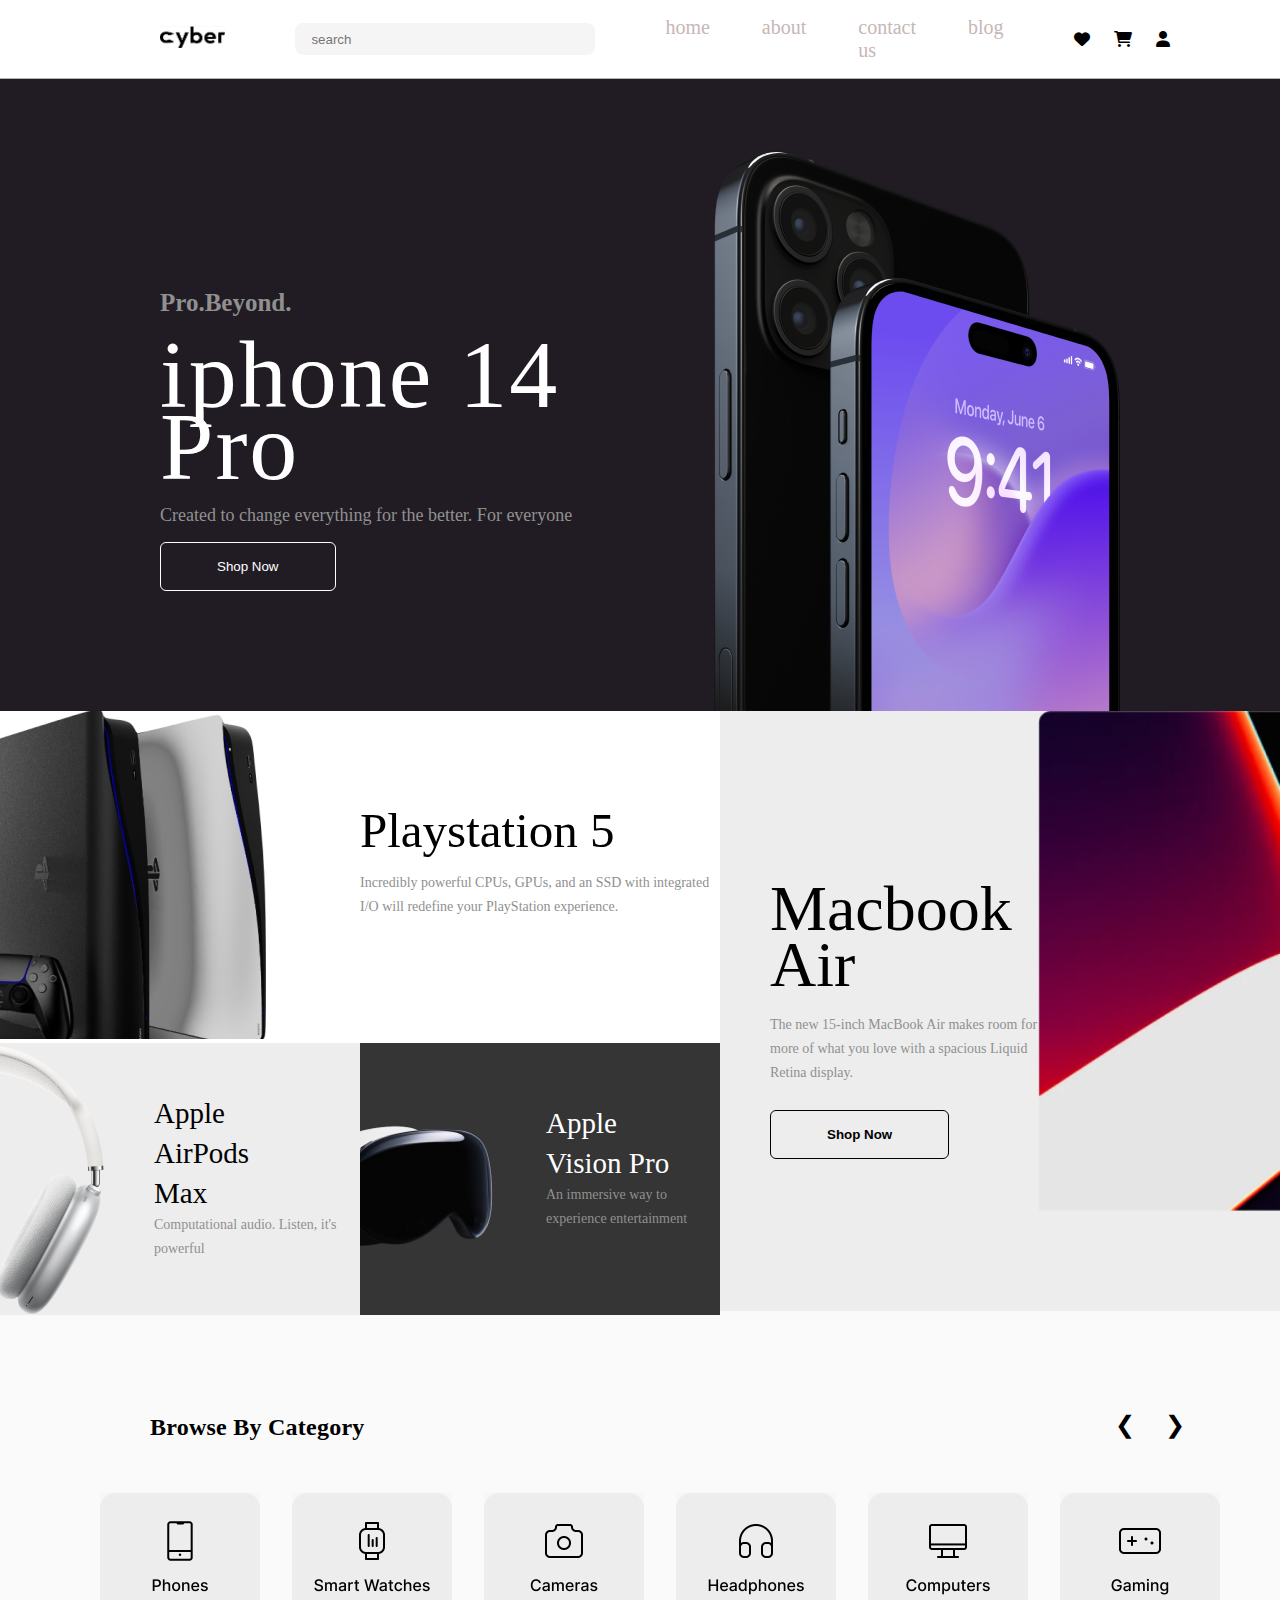
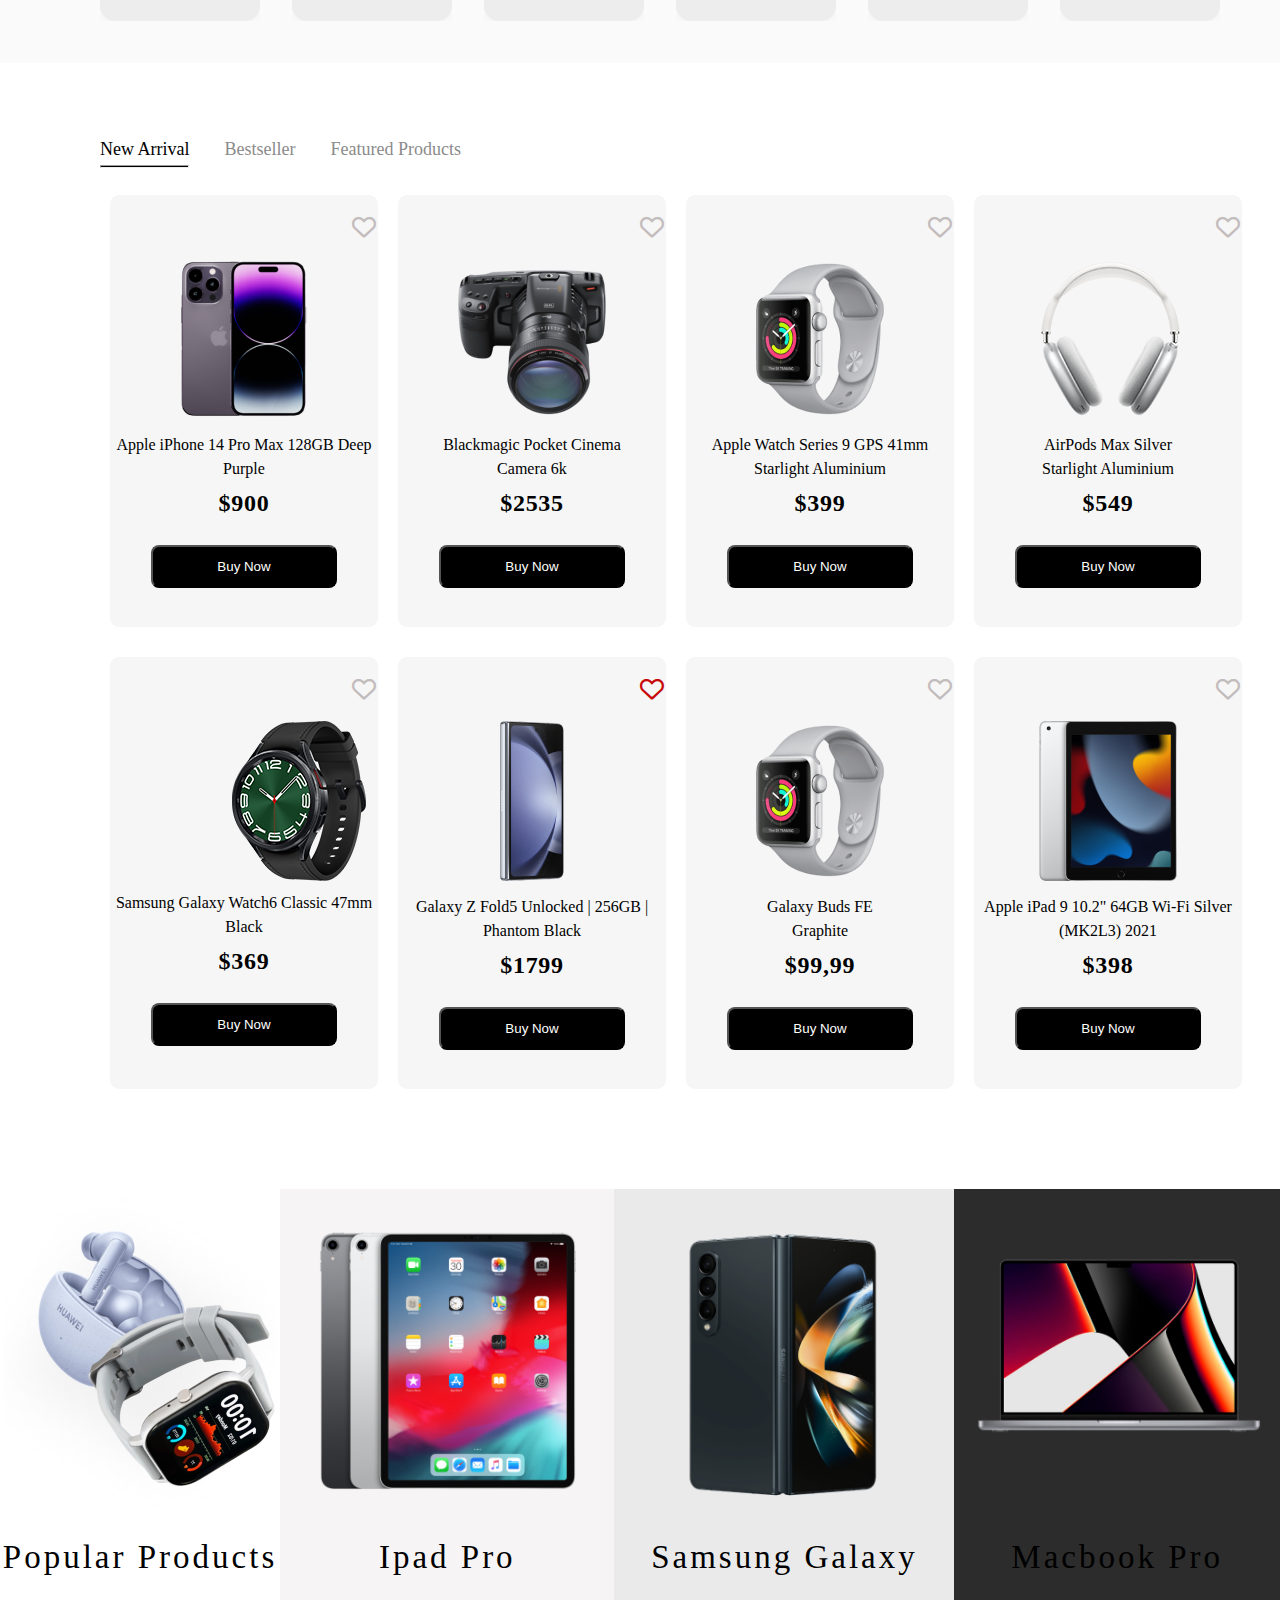
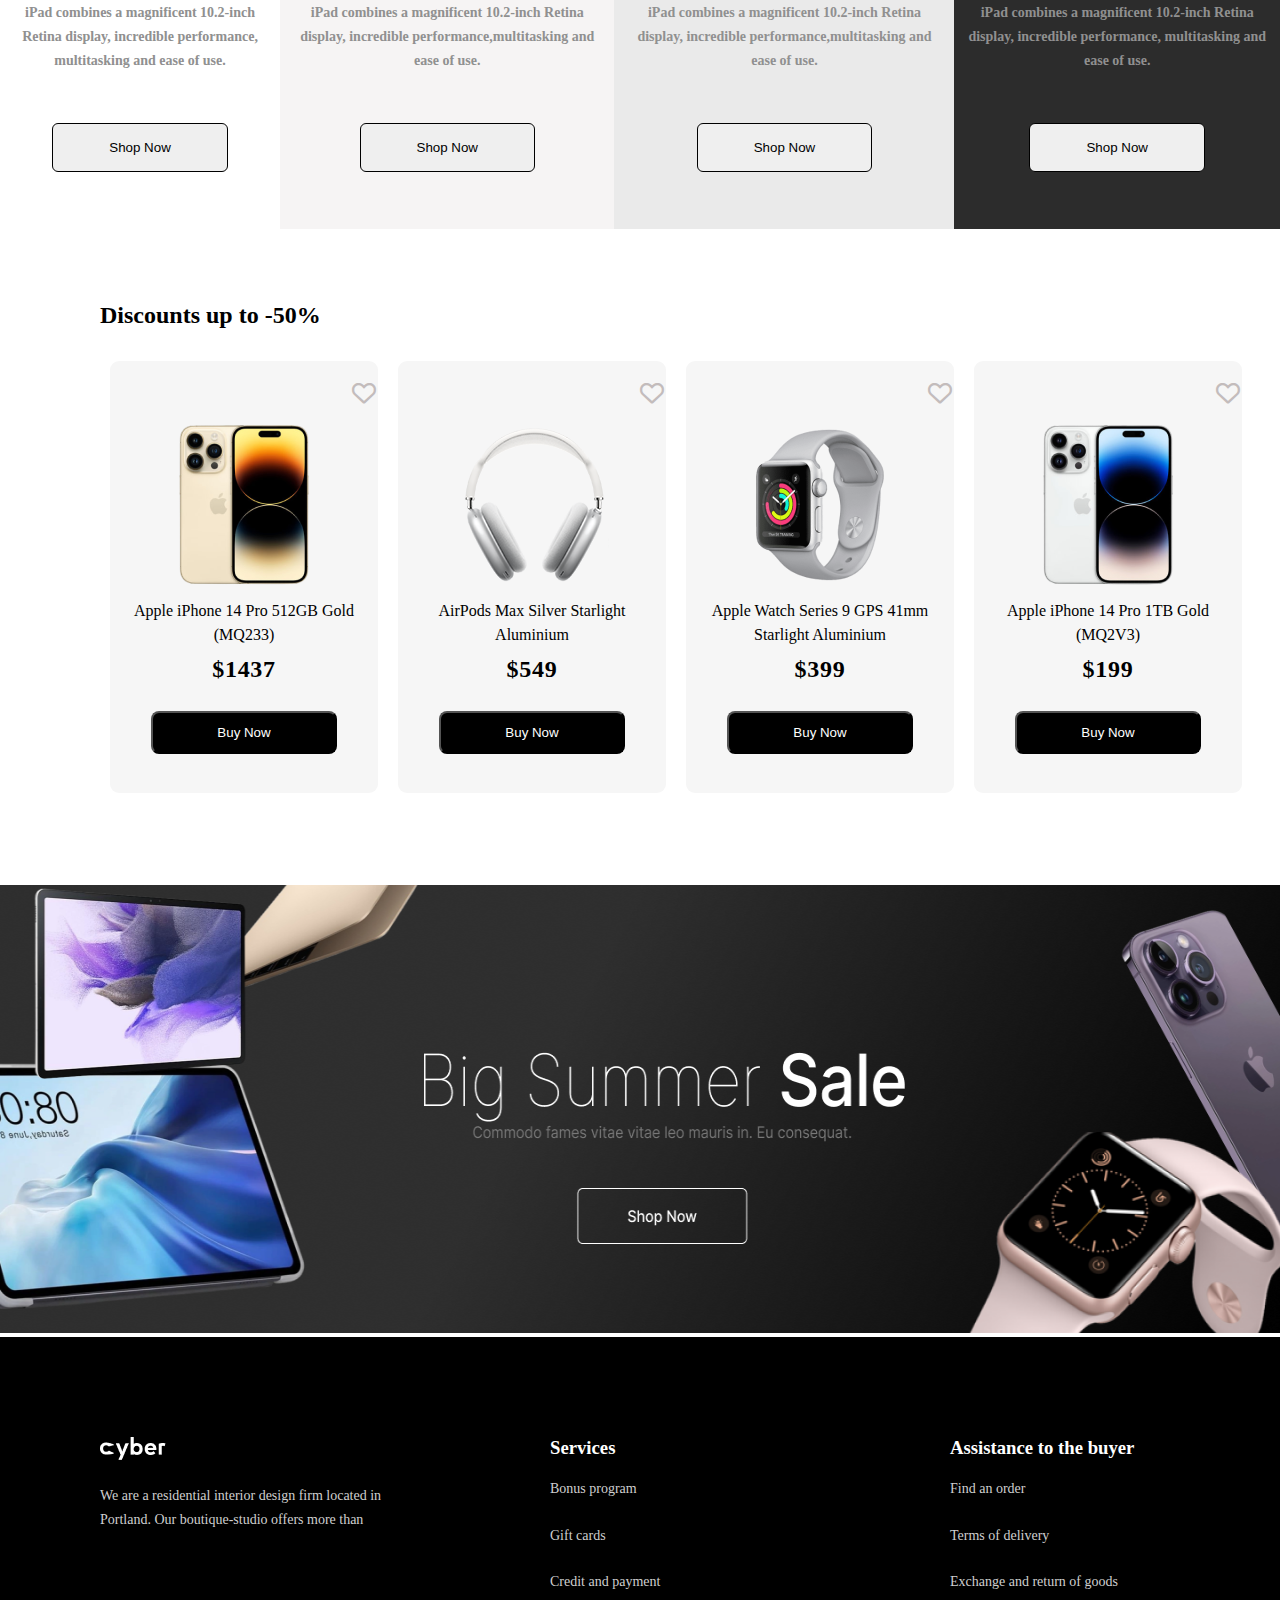
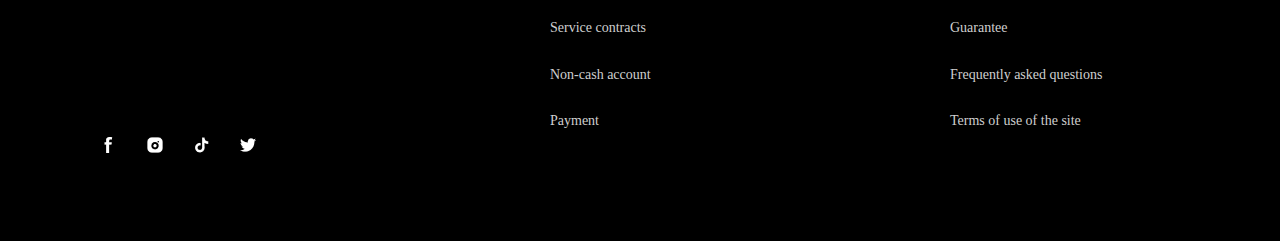
<file: index.html>
<!DOCTYPE html>
<html lang="en">
<head>
    <meta charset="UTF-8">
    <meta name="viewport" content="width=device-width, initial-scale=1.0">
    <title>zenha</title>
    <link rel="stylesheet" href="style.css">
    <link rel="stylesheet" href="https://cdnjs.cloudflare.com/ajax/libs/font-awesome/6.0.0-beta3/css/all.min.css">
    <link rel="stylesheet" href="respstyle.css">
</head>
<body>
        <script src="index.js" charset="UTF-8"></script>
        <nav class="navbar">
            <div class-="cyberlogo">
                <img  class="logo" src="images/cyber logo.png">
            </div>
            <div class="searchbox">
                
                <input type="text" placeholder="search">
            </div>
            <ul>
                <li><a  href="#">home</a></li>
                <li><a href="#">about</a></li>
                <li><a href="#">contact us</a></li>
                <li><a href="#">blog</a></li>
            </ul>
            <div class="icon">
                <i class="fas fa-heart"></i>
            <i class="fas fa-shopping-cart"></i>
            <i class="fas fa-user"></i>
            </div>
        </nav>
        <div class="banner">
            <div class="text">
                <h3>Pro.Beyond.<h3>
                <p class="p1">iphone 14 <span>Pro</span><p>
                <p class="p2">Created to change everything for the better. For everyone</p>
                <button onclick="window.location.href='iphone14.html'" class="btn1">Shop Now</button>
            </div>
            <div class="ipone img">
                <img src="images/banner iphone.png">
            </div>
        </div>
        <div class="main">
            <div class="left">
                <div class="left1">
                    <div class="img play">
                        <img src="images/PlayStation.png">
                    </div>
                    <div class="playtext">
                    <h2>Playstation 5</h2>
                    <p>Incredibly powerful CPUs, GPUs, and an SSD with integrated I/O will redefine your PlayStation experience.</p>
                </div>
                </div>
                <div class="lefts">
                <div class="left21">
                    <div class="img airpod">
                        <img src="images/airpod.png">
                    </div>
                    <div class="airpodtext">
                    <h2>Apple<br> AirPods <br><span>Max</span></h2>
                    <p>Computational audio. Listen, it's powerful</p>
                </div>
                </div>
                <div class="left22">
                    <div class="img visionpro">
                        <img  class="vision" src="images/vision pro.png">
                    </div>
                    <div class="appletext">
                    <h2>Apple<br>Vision Pro</h2>
                    <p>An immersive way to experience entertainment</p>
                </div>
                </div>
                </div>
            </div>
            <div class="right">
                <div class="macbooktext">
                <h2>Macbook<br> Air</h2>
                <p>The new 15‑inch MacBook Air makes room for more of what you love with a spacious Liquid Retina display.</p>
                <button class="btn2">Shop Now</button>
                </div>
                <div class="img macbook">
                    <img  class="mac" src="images/macbook.png">
                </div>
            </div>
        </div>
        <div class="category">
            <div class="cat1">
                <h2>Browse By Category</h2>
                <div class="arrow-container">
                    <button class="arrow left">&#10094;</button> <!-- Left arrow -->
                    <button class="arrow right">&#10095;</button> <!-- Right arrow -->
                </div>
            </div>
            <div class="cat2">
                <div class="phone">
                        <img onclick="window.location.href='phone.html'" class="w" src="images/phn.png">
                </div>
                <div class="watch">
                        <img class="w" src="images/smrt.png">
                </div>
                <div class="cam">
                        <img class="w" src="images/cam.png">
                </div>
                <div class="head">
                        <img class="w" src="images/head.png">
                </div>
                <div class="comp">
                    <img class="w" src="images/comp.png">
            </div>
            <div class="game">
                <img class="w" src="images/game.png">
            </div>
            </div>
        </div>
        <div class="products">
            <div class="new">
                <h3 class="cc">New Arrival<hr></h3>
                <h3 class="aa">Bestseller</h3>
                <h3 class="bb">Featured Products</h3>
            </div>
        <div class="apple">
            <div onclick="window.location.href='iphone14.html'"  class="apple1">
                <i class="far fa-heart"></i> 
                <div class="ipro">
                    <img  class="ip" src="images/Ipro img.png">
                </div>
                <p>Apple iPhone 14 Pro Max 128GB Deep Purple </p>
                <h3>$900</h3>
                <button class="Buy">Buy Now</button>
            </div>
            <div class="apple2">
                <i class="far fa-heart"></i> 
                <div class="cm">
                    <img  class="ip" src="images/cameraa.png">
                </div>
                <p>Blackmagic Pocket Cinema <br>Camera 6k</p>
                <h3>$2535</h3>
                <button class="Buy">Buy Now</button>
            </div>
            <div class="apple3">
                <i class="far fa-heart"></i> 
                <div class="wh">
                    <img  class="ip" src="images/watchh.png">
                </div>
                <p>Apple Watch Series 9 GPS 41mm Starlight Aluminium </p>
                <h3>$399</h3>
                <button class="Buy">Buy Now</button>
            </div>
            <div class="apple4">
                <i class="far fa-heart"></i> 
                <div class="hp">
                    <img  class="ip" src="images/headsett.png">
                </div>
                <p>AirPods Max Silver<br>
                    Starlight Aluminium  </p>
                <h3>$549</h3>
                <button class="Buy">Buy Now</button>
            </div>
        </div>



        <div class="sam">
            <div class="sam1">
                <i class="far fa-heart"></i> 
                <div class="sam">
                    <img  class="ip" src="images/watch6.png">
                </div>
                <p>Samsung Galaxy Watch6 Classic 47mm Black </p>
                <h3>$369</h3>
                <button class="Buy">Buy Now</button>
            </div>
            <div class="sam2">
                <i class="far fa-heart"></i> 
                <div class="gala">
                    <img  class="ip" src="images/galaxyz.png">
                </div>
                <p>Galaxy Z Fold5 Unlocked | 256GB | Phantom Black</p>
                <h3>$1799</h3>
                <button class="Buy">Buy Now</button>
            </div>
            <div class="sam3">
                <i class="far fa-heart"></i> 
                <div class="ear">
                    <img  class="ip" src="images/watchh.png">
                </div>
                <p>Galaxy Buds FE<br>
                    Graphite </p>
                <h3>$99,99</h3>
                <button class="Buy">Buy Now</button>
            </div>
            <div class="sam4">
                <i class="far fa-heart"></i> 
                <div class="ipad">
                    <img  class="ip" src="images/ipad.png">
                </div>
                <p>Apple iPad 9 10.2" 64GB Wi-Fi Silver (MK2L3) 2021<br>
                     </p>
                <h3>$398</h3>
                <button class="Buy">Buy Now</button>
            </div>
        </div>
        </div>


        <div class="bigbox">
            <div class="box1">
                <div class="boximg">
                <img class="bud" src="images/airbuds.png">
                <img  class="www" src="images/www.png">
                </div>
           
            <h2>Popular Products</h2>
            <p>iPad combines a magnificent 10.2-inch Retina display, incredible performance, multitasking and ease of use.</p>
            <button class="btnbox">Shop Now</button>
            </div>

            <div class="box2">
                <div class="box2img">
                <img class="bud" src="images/tab.png">
                </div>
           
            <h2>Ipad Pro</h2>
            <p>iPad combines a magnificent 10.2-inch Retina display, incredible performance,multitasking and ease of use.</p>
            
            <button class="btnbox">Shop Now</button>
            </div>

            <div class="box3">
                <div class="box3img">
                <img class="bud" src="images/sg.png">
                </div>
           
            <h2>Samsung Galaxy </h2>
            <p> iPad combines a magnificent 10.2-inch Retina display, incredible performance,multitasking and ease of use.</p>

            <button class="btnbox">Shop Now</button>
            </div>

            <div class="box4">
                <div class="box4img">
                <img class="bud" src="images/Macc.png">
                </div>
           
            <h2>Macbook Pro</h2>
            <p>iPad combines a magnificent 10.2-inch Retina display, incredible performance, multitasking and ease of use.</p>

            <button class="btnbox">Shop Now</button>
            </div>
        </div>

        <div class="discount">
            <div class="dis1">
                <h2>Discounts up to -50%</h2>
            </div>
            <div class="count">
                <div  onclick="window.location.href='iphone14.html'"class="count1">
                    <i class="far fa-heart"></i> 
                    <div class="i1">
                        <img  class="ip" src="images/gold phn.png">
                    </div>
                    <p>Apple iPhone 14 Pro 512GB Gold (MQ233) </p>
                    <h3>$1437</h3>
                    <button class="Buy">Buy Now</button>
                </div>
                <div class="count2">
                    <i class="far fa-heart"></i> 
                    <div class="cm">
                        <img  class="ip" src="images/white hd.png">
                    </div>
                    <p>AirPods Max Silver
                        Starlight Aluminium </p>
                    <h3>$549</h3>
                    <button class="Buy">Buy Now</button>
                </div>
                <div class="count3">
                    <i class="far fa-heart"></i> 
                    <div class="wh">
                        <img  class="ip" src="images/white wtch.png">
                    </div>
                    <p>Apple Watch Series 9 GPS 41mm Starlight Aluminium </p>
                    <h3>$399</h3>
                    <button class="Buy">Buy Now</button>
                </div>
                <div class="count4">
                    <i class="far fa-heart"></i> 
                    <div class="hp">
                        <img  class="ip" src="images/silver phn.png">
                    </div>
                    <p>Apple iPhone 14 Pro 1TB Gold (MQ2V3)</p>
                    <h3>$199</h3>
                    <button class="Buy">Buy Now</button>
                </div>
            </div>
        </div>
        <div class="blackbox">
            <img class="blckimg" src="images/Banner 2.png">
        </div>
        <div class="footer">
            <div class="innerfoot">
               <div class="black1">
                  <div class="img cyb">
                    <img src="images/cyb.png">
                  </div>
               <p>We are a residential interior design firm located in Portland. Our boutique-studio offers more than</p>
               </div>
               <div class="black2">
                    <h3>Services</h3>
                    <h5>Bonus program</h5>
                    <h5>Gift cards</h5>
                    <h5>Credit and payment</h5>
                    <h5>Service contracts</h5>
                    <h5>Non-cash account</h5>
                    <h5>Payment</h5>
               </div>
               <div class="black3">
                <h3>Assistance to the buyer</h3>
                <h5>Find an order</h5>
                <h5>Terms of delivery</h5>
                <h5>Exchange and return of goods</h5>
                <h5>Guarantee</h5>
                <h5>Frequently asked questions</h5>
                <h5>Terms of use of the site</h5>
               </div>
           </div>
           <div class="iconnn">
            <img src="images/Facebook.png">
            <img src="images/Instagram.png">
            <img src="images/Tiktok.png">
            <img src="images/Twitter.png">
        </div>
    </div>
        
</body>
</html>
</file>
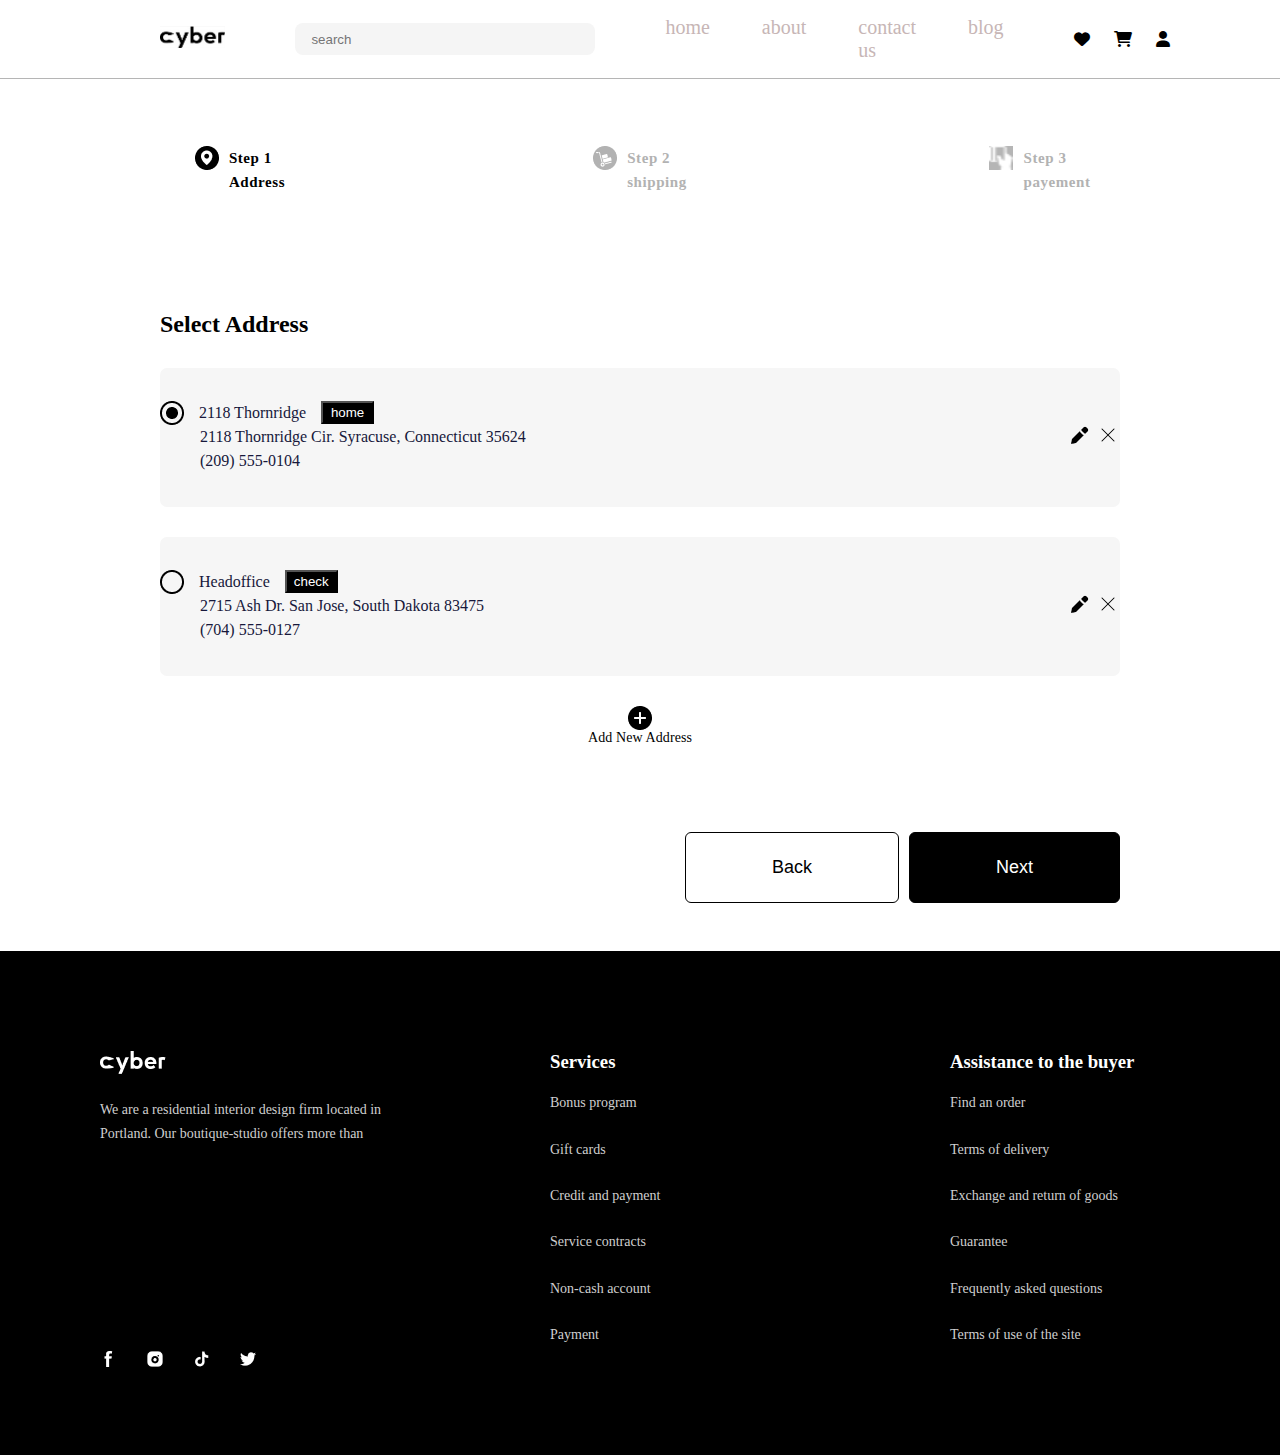
<file: address.html>
<!DOCTYPE html>
<html lang="en">
<head>
    <meta charset="UTF-8">
    <meta name="viewport" content="width=device-width, initial-scale=1.0">
    <title>address page</title>
    <link rel="stylesheet" href="address.css">
    <link rel="stylesheet" href="resp address.css">
    <link rel="stylesheet" href="https://cdnjs.cloudflare.com/ajax/libs/font-awesome/6.0.0-beta3/css/all.min.css">
</head>
<body>
    <nav class="navbar">
        <div class-="cyberlogo">
            <img  class="logo" src="images/cyber logo.png">
        </div>
        <div class="searchbox">
            
            <input type="text" placeholder="search">
        </div>
        <ul>
            <li><a  href="#">home</a></li>
            <li><a href="#">about</a></li>
            <li><a href="#">contact us</a></li>
            <li><a href="#">blog</a></li>
        </ul>
        <div class="icon">
            <i class="fas fa-heart"></i>
        <i class="fas fa-shopping-cart"></i>
        <i class="fas fa-user"></i>
        </div>
    </nav>
    <div class="address1">
        <div class="loc1">
            <img src="images/Location.png">
            <p>Step 1<br>Address</p>
        </div>
        <div class="loc2">
            <img src="images/Shipping.png">
            <p>Step 2<br>shipping</p>
        </div>
        <div class="loc3">
            <img src="images/Group.png">
            <p>Step 3<br>payement</p>
        </div>
    </div>
    <div class="selectadrs">
        <div class="zen">
            <h2>Select Address</h2>
            <div class="so">
            <div class="ro">
                <div class="ro1">
                    <img src="images/Redio.png">
                    <p>2118 Thornridge</p>
                    <button class="homy">home</button>
                </div>
                <div class="ro2">
                    <p>2118 Thornridge Cir. Syracuse, Connecticut 35624<br>(209) 555-0104</p>
                </div>
            </div>
        
        <div class="tickcross">
            <img src="images/To edit.png">
            <img src="images/Close.png">
        </div>
    </div>

    <div class="so">
        <div class="ro">
            <div class="ro1">
                <img src="images/radio1.png">
                <p>Headoffice</p>
                <button class="homy">check</button>
            </div>
            <div class="ro2">
                <p>2715 Ash Dr. San Jose, South Dakota 83475 <br>(704) 555-0127</p>
            </div>
        </div>
    
    <div class="tickcross">
        <img src="images/To edit.png">
        <img src="images/Close.png">
    </div>
</div>
                <div class="cirplus">
                    <img src="images/cirplus.png">
                    <p>Add New Address</p>
                </div>
                <div class="butu">
                <button  onclick="window.location.href='cart.html'"class="back">Back</button>
                <button  onclick="window.location.href='shipping.html'"  class="next">Next</button>
            </div>

        </div>
    </div>
    <div class="footer">
        <div class="innerfoot">
           <div class="black1">
              <div class="img cyb">
                <img src="images/cyb.png">
              </div>
           <p>We are a residential interior design firm located in Portland. Our boutique-studio offers more than</p>
           </div>
           <div class="black2">
                <h3>Services</h3>
                <h5>Bonus program</h5>
                <h5>Gift cards</h5>
                <h5>Credit and payment</h5>
                <h5>Service contracts</h5>
                <h5>Non-cash account</h5>
                <h5>Payment</h5>
           </div>
           <div class="black3">
            <h3>Assistance to the buyer</h3>
            <h5>Find an order</h5>
            <h5>Terms of delivery</h5>
            <h5>Exchange and return of goods</h5>
            <h5>Guarantee</h5>
            <h5>Frequently asked questions</h5>
            <h5>Terms of use of the site</h5>
           </div>
       </div>
       <div class="iconnn">
        <img src="images/Facebook.png">
        <img src="images/Instagram.png">
        <img src="images/Tiktok.png">
        <img src="images/Twitter.png">
    </div>
    </div>

</body>
</html>
</file>
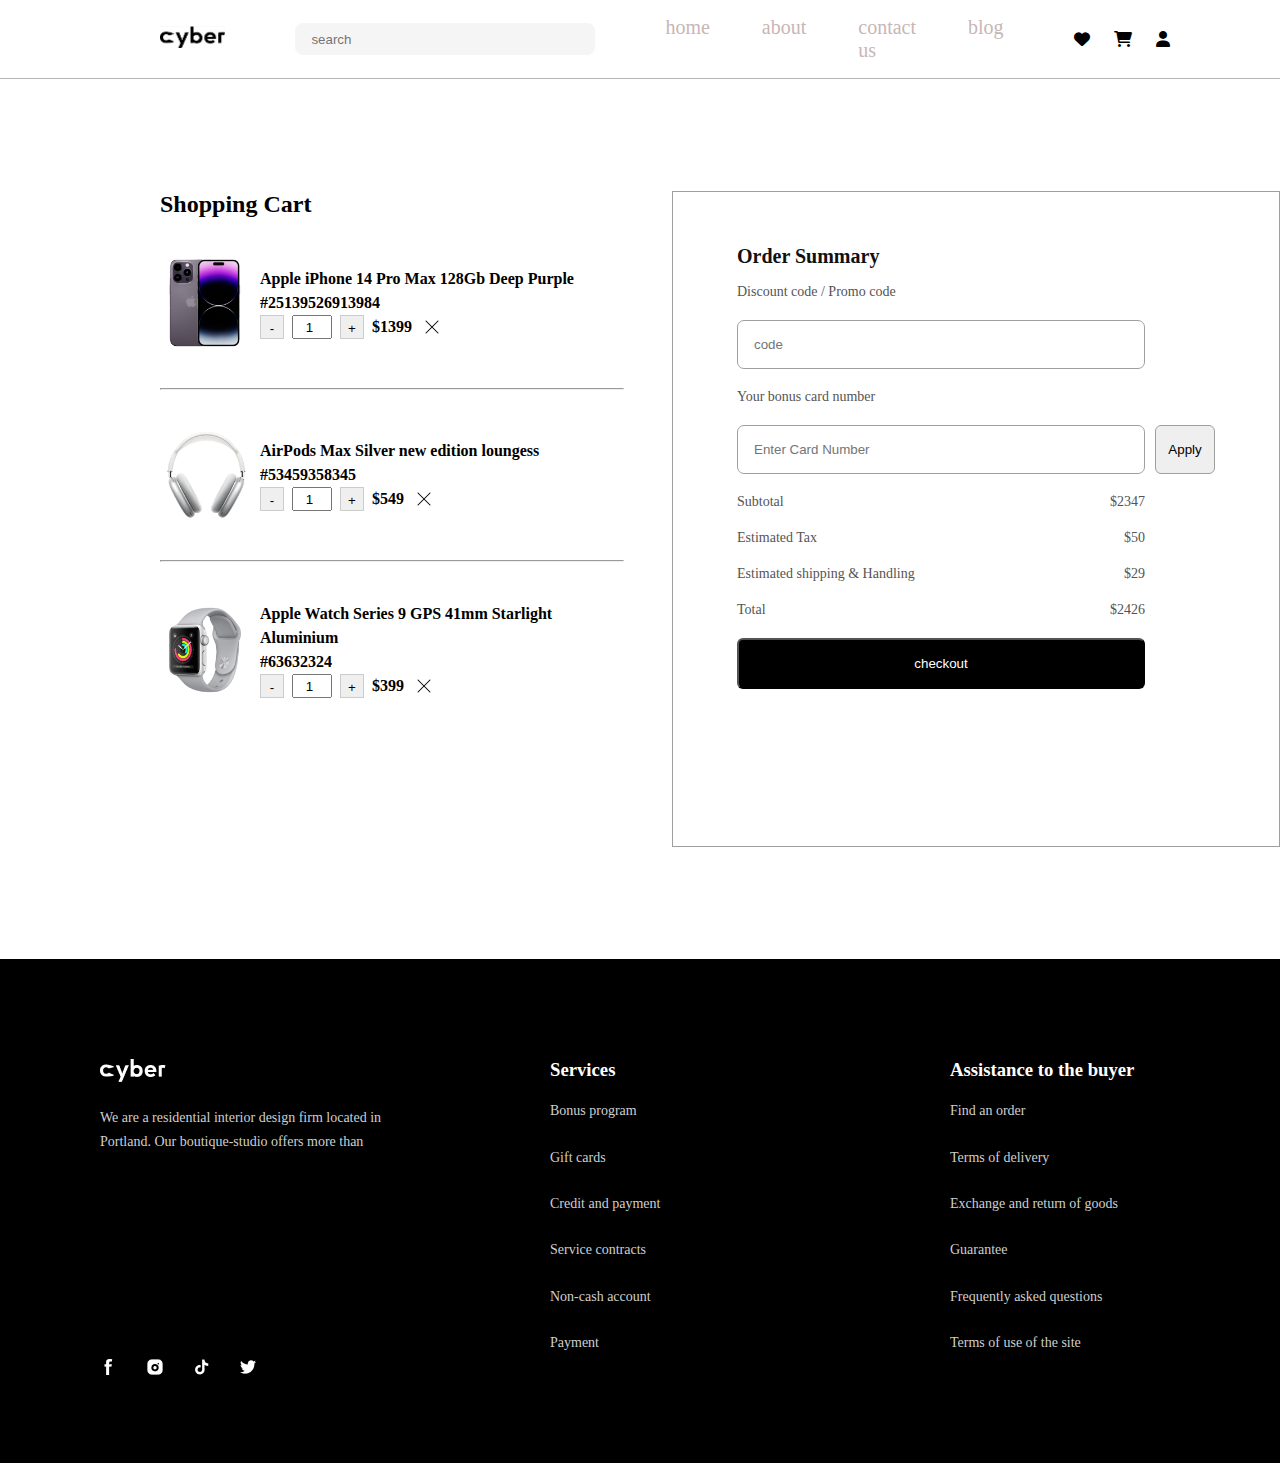
<file: cart.html>
<!DOCTYPE html>
<html lang="en">
<head>
    <meta charset="UTF-8">
    <meta name="viewport" content="width=device-width, initial-scale=1.0">
    <title>cart page</title>
    <link rel="stylesheet" href="cart.css">
    <link rel="stylesheet" href="resp cart.css">
    <link rel="stylesheet" href="https://cdnjs.cloudflare.com/ajax/libs/font-awesome/6.0.0-beta3/css/all.min.css">

</head>
<script src="cart.js" charset="UTF-8"></script>
<nav class="navbar">
    <div class-="cyberlogo">
        <img  class="logo" src="images/cyber logo.png">
    </div>
    <div class="searchbox">
        
        <input type="text" placeholder="search">
    </div>
    <ul>
        <li><a  href="#">home</a></li>
        <li><a href="#">about</a></li>
        <li><a href="#">contact us</a></li>
        <li><a href="#">blog</a></li>
    </ul>
    <div class="icon">
        <i class="fas fa-heart"></i>
    <i class="fas fa-shopping-cart"></i>
    <i class="fas fa-user"></i>
    </div>
</nav>

<div class="shopcart">
    <div class="shop">
        <div class="shop1">
        <h2>Shopping Cart</h2>
        <div class="z">
            <img  class="ip" src="images/Ipro img.png">




             <div class="now">
                <p>Apple iPhone 14 Pro Max 128Gb Deep Purple<br>#25139526913984</p>
                 <div class="num">
                    <button onclick="decrement()">-</button>
                    <input type="number" id="quantity" value="1" min="1" max="9" readonly>
                    <button onclick="increment()">+</button>
                    <p>$1399  </p>
                    <img src="images/Close.png">
                 </div>
                </div>
        </div>
        <hr>


        <div class="z">
            <img  class="ip" src="images/headsett.png">



             <div class="now">
                <p>AirPods Max Silver new edition loungess<br>#53459358345</p>
                 <div class="num">
                    <button onclick="decrement()">-</button>
                    <input type="number" id="quantity" value="1" min="1" max="9" readonly>
                    <button onclick="increment()">+</button>
                    <p>$549  </p>
                    <img src="images/Close.png">
                 </div>
                </div>
        </div>
        <hr>

        <div class="z">
            <img  class="ip" src="images/watchh.png">
                <div class="now">
                <p>Apple Watch Series 9 GPS 41mm Starlight Aluminium <br>#63632324</p>
                 <div class="num">
                    <button onclick="decrement()">-</button>
                    <input type="number" id="quantity" value="1" min="1" max="9" readonly>
                    <button onclick="increment()">+</button>
                    <p>$399  </p>
                    <img src="images/Close.png">
                 </div>
                </div>
        </div>
    </div>

                <div class="shop2">
                    <h2>Order Summary</h2>
                    <p>Discount code / Promo code</p>
                    <input type="text" placeholder="code">
                    <p>Your bonus card number</p>
                    <div class="apply">
                        <input type="text" placeholder="Enter Card Number">
                        <button type="submit">Apply</button>
                    </div>
                    <div class="sub">
                        <p>Subtotal</p>
                        <p>$2347</p>
                    </div>
                    <div class="sub">
                        <p>Estimated Tax</p>
                        <p>$50</p>
                    </div>
                    <div class="sub">
                        <p>Estimated shipping & Handling</p>
                        <p>$29</p>
                    </div>
                    <div class="sub">
                        <p>Total</p>
                        <p>$2426</p>
                    </div>
                    <button  onclick="window.location.href='address.html'" class="blabu"> checkout</button>
                   
                </div>

    </div>
</div>


<div class="footer">
    <div class="innerfoot">
       <div class="black1">
          <div class="img cyb">
            <img src="images/cyb.png">
          </div>
       <p>We are a residential interior design firm located in Portland. Our boutique-studio offers more than</p>
       </div>
       <div class="black2">
            <h3>Services</h3>
            <h5>Bonus program</h5>
            <h5>Gift cards</h5>
            <h5>Credit and payment</h5>
            <h5>Service contracts</h5>
            <h5>Non-cash account</h5>
            <h5>Payment</h5>
       </div>
       <div class="black3">
        <h3>Assistance to the buyer</h3>
        <h5>Find an order</h5>
        <h5>Terms of delivery</h5>
        <h5>Exchange and return of goods</h5>
        <h5>Guarantee</h5>
        <h5>Frequently asked questions</h5>
        <h5>Terms of use of the site</h5>
       </div>
   </div>
   <div class="iconnn">
    <img src="images/Facebook.png">
    <img src="images/Instagram.png">
    <img src="images/Tiktok.png">
    <img src="images/Twitter.png">
</div>
</div>


<body>
    
</body>
</html>
</file>
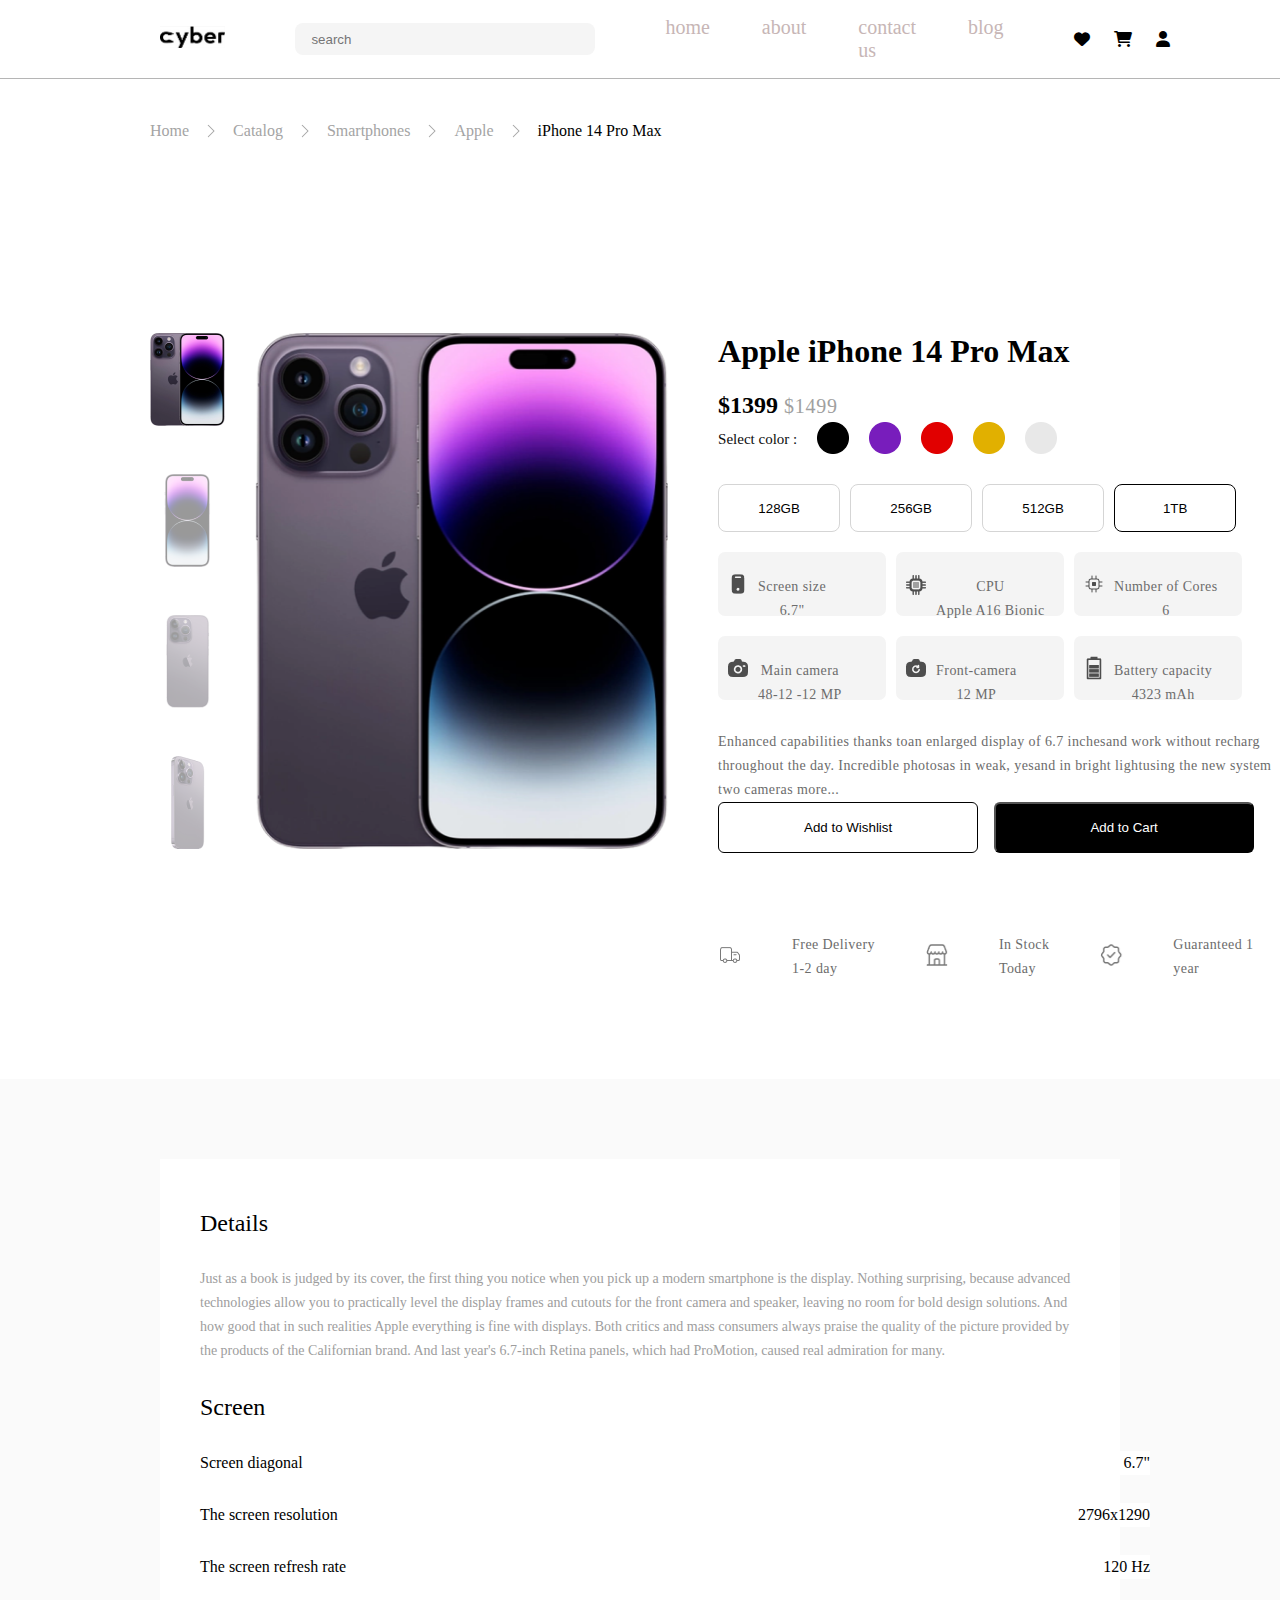
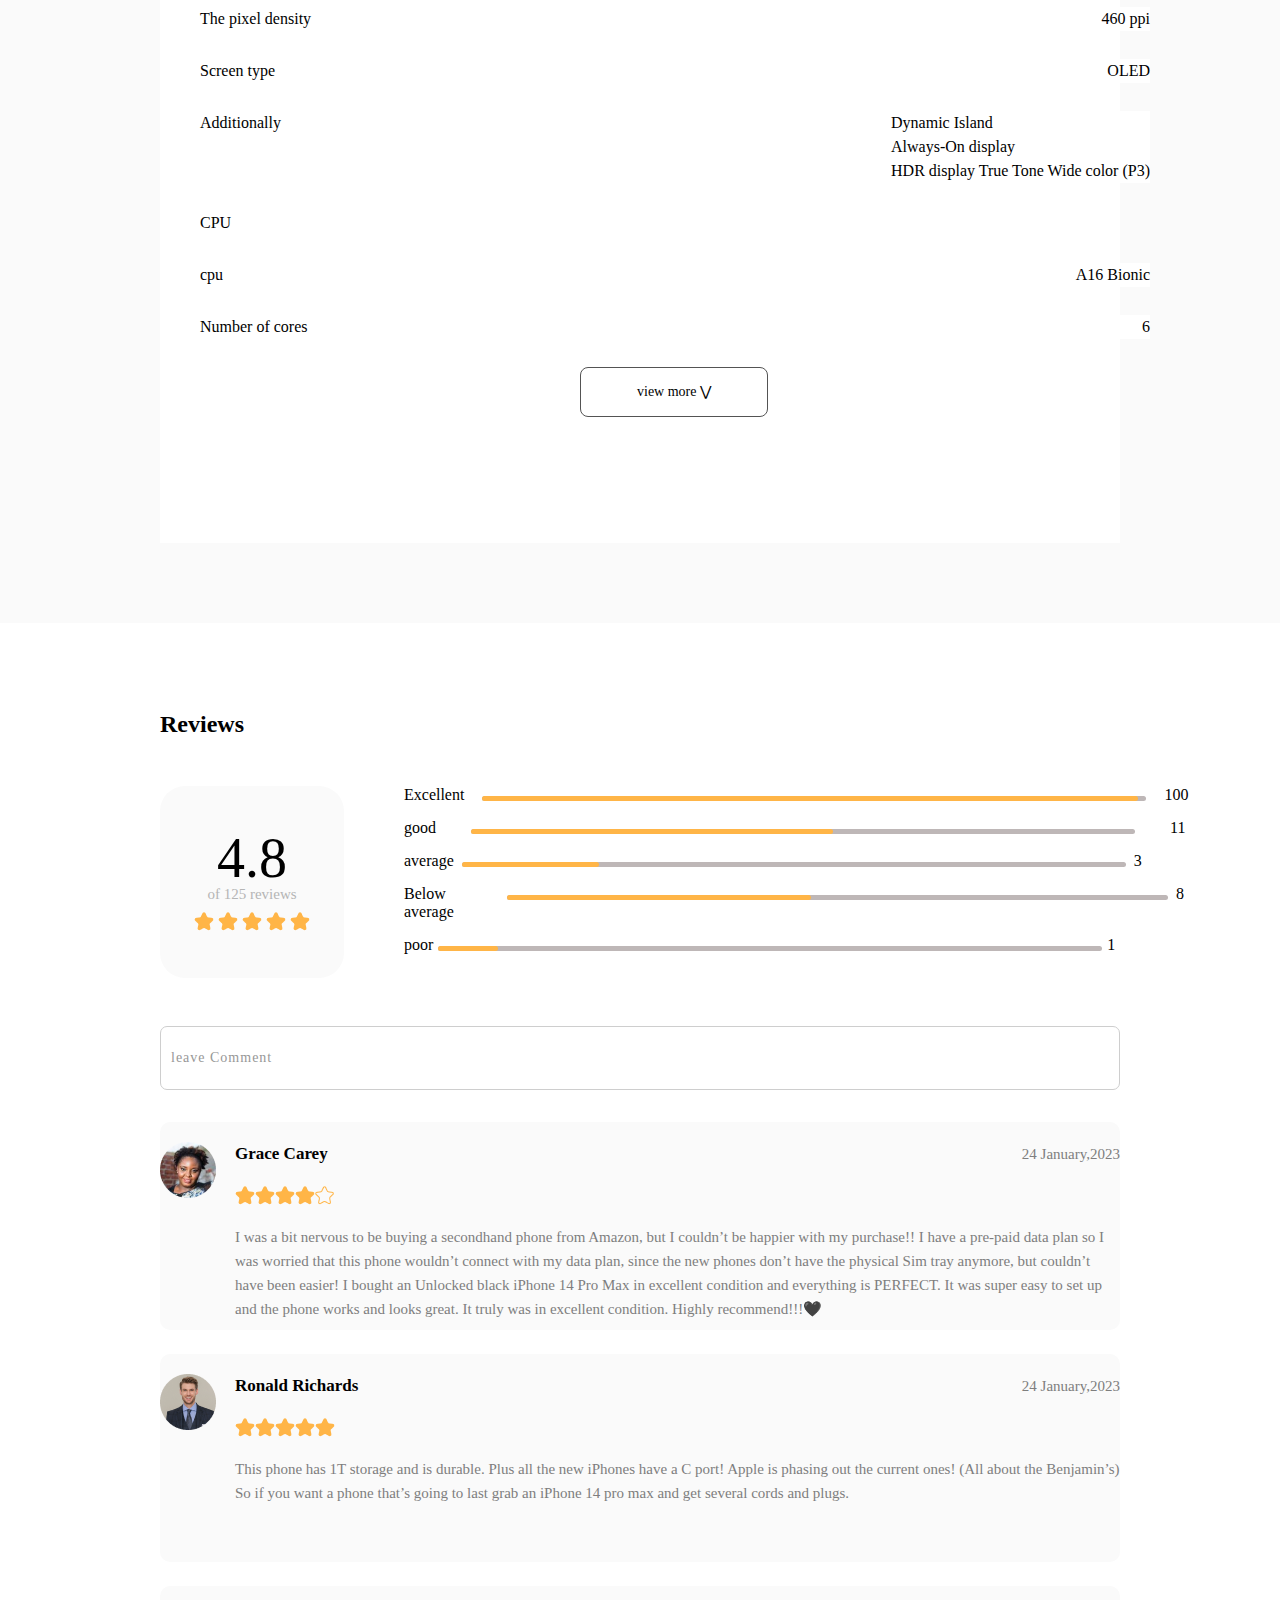
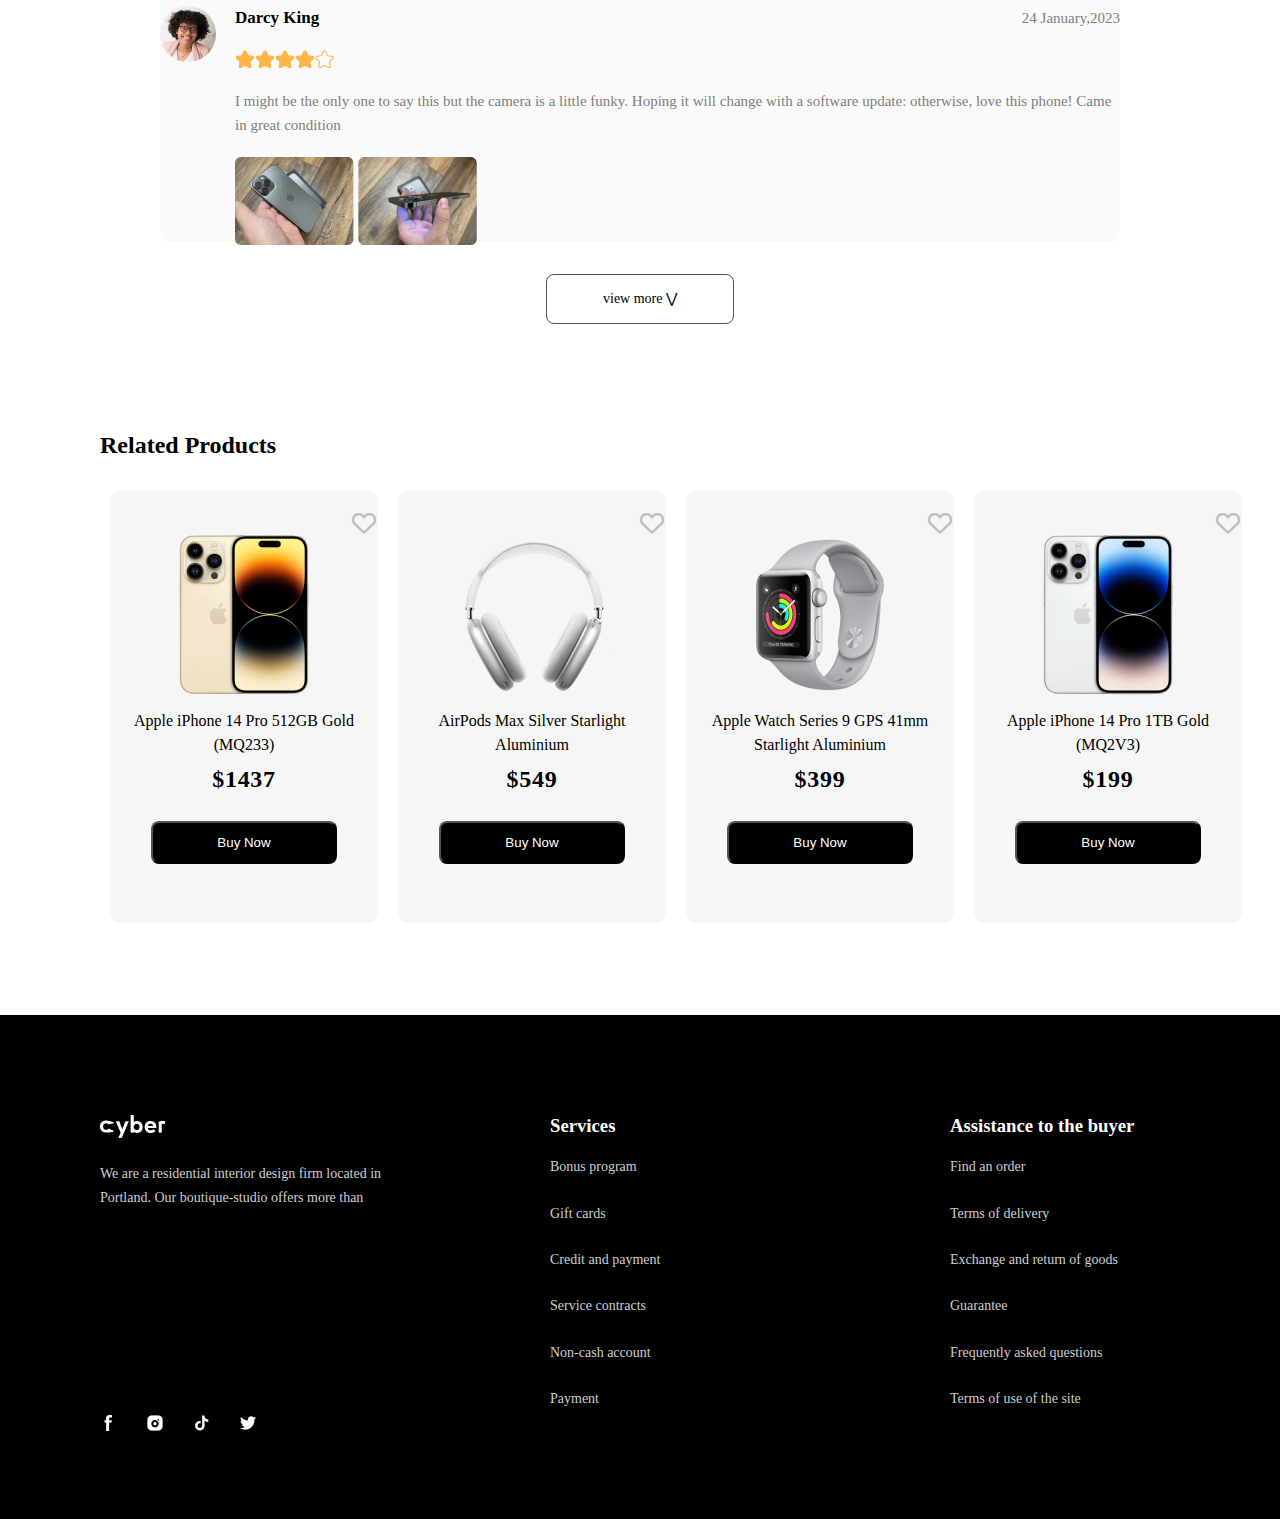
<file: iphone14.html>
<!DOCTYPE html>
<html lang="en">
<head>
    <meta charset="UTF-8">
    <meta name="viewport" content="width=device-width, initial-scale=1.0">
    <title>iphone 14</title>
    <link rel="stylesheet" href="iphone14.css">
    <link rel="stylesheet" href="resp iphone14.css">
    <link rel="stylesheet" href="https://cdnjs.cloudflare.com/ajax/libs/font-awesome/6.0.0-beta3/css/all.min.css">

</head>
<body>
    <nav class="navbar">
        <div class-="cyberlogo">
            <img  class="logo" src="images/cyber logo.png">
        </div>
        <div class="searchbox">
            
            <input type="text" placeholder="search">
        </div>
        <ul>
            <li><a  href="#">home</a></li>
            <li><a href="#">about</a></li>
            <li><a href="#">contact us</a></li>
            <li><a href="#">blog</a></li>
        </ul>
        <div class="icon">
            <i class="fas fa-heart"></i>
        <i class="fas fa-shopping-cart"></i>
        <i class="fas fa-user"></i>
        </div>
    </nav>
    <div class="catalog">
        <h2>Home</h2>
        <img class="ar" src="images/Arrow.png">
        <h2>Catalog</h2>
        <img class="ar" src="images/Arrow.png">
        <h2>Smartphones</h2>
        <img class="ar" src="images/Arrow.png">
        <h2>Apple</h2>
        <img class="ar" src="images/Arrow.png">
        <h2 class="oas">iPhone 14 Pro Max</h2>
    </div>
    <div class="promaxx">
        <div class="promax">
            <div class="im">
                <div class="im1">
                    <img  class="img57" src="images/image 57.png">
                    <img  class="img61" src="images/image 61.png">
                    <img  class="img62" src="images/image 62.png">
                    <img  class="img63" src="images/image 63.png">
                </div>
                <div class="im2">
                    <img  class="pro14" src="images/pro14.png">
                </div>
            </div>
            <div class="phnscontent">
                <h1>Apple iPhone 14 Pro Max</h1>
                <h2>$1399 <span class="spa">$1499</span></h2>
                <div class="color">
                    <h3>Select color :</h3>
                    <img src="images/bla.png">
                    <img src="images/purple.png">
                    <img src="images/red.png">
                    <img src="images/yel.png">
                    <img src="images/white.png">
                </div>
                <div class="butball">
                    <button class="but1">128GB</button>
                    <button class="but2">256GB</button>
                    <button class="but3">512GB</button>
                    <button class="but4">1TB</button>
                </div>
                <div class="div1">
                    <div class="divy1">
                    <div class="div10">
                        <img src="images/Screensize.png">
                            <p>Screen size<br>
                                6.7"</p>               
                     </div>
                     <div class="div10">
                        <img src="images/cpu.png">
                            <p>CPU <br>Apple A16 Bionic</p>               
                     </div>
                     <div class="div10">
                        <img src="images/sun.png">
                            <p>Number of Cores<br> 6</p>               
                     </div>
                    </div>
                    <div class="divy1">

                     <div class="div10">
                        <img src="images/ccaamm.png">
                            <p>Main camera<br> 48-12 -12 MP</p>               
                     </div>
                     <div class="div10">
                        <img src="images/ccc.png">
                            <p>Front-camera <br>12 MP</p>               
                     </div>
                     <div class="div10">
                        <img src="images/battery.png">
                            <p>Battery capacity<br>4323 mAh</p>               
                     </div>
                     </div>
                </div>
                <p>Enhanced capabilities thanks toan enlarged display of 6.7 inchesand work without recharg<br>throughout the day. Incredible photosas in weak, yesand in bright lightusing the new system<br> two cameras more...</p>
                <div class="phncontentbut">
                    <button class="wish">Add to Wishlist</button>
                    <button onclick="window.location.href='cart.html'" class="cart">Add to Cart</button>
                </div>
                <div class="lastcontent">
                    <img  class="la" src="images/delivery-truck-svgrepo-com (1) 1.png">
                    <p>Free Delivery<br><span>1-2 day</span> </p>
                    <img class="la"  src="images/shop-2-svgrepo-com 2.png">
                    <p>In Stock
                         <br><span>
                            Today </span> </p>
                            <img class="la"  src="images/verify.png">
                            <p>Guaranteed 1 <br><span>year</span></p>
                </div>
            </div>
            </div>
        </div>
        <div class="details">
            <div class="dets">
              
                <h2>Details</h2>
                <p>Just as a book is judged by its cover, the first thing you notice when you pick up a modern smartphone is the display. Nothing surprising, because advanced technologies allow you to practically level the display frames and cutouts for the front camera and speaker, leaving no room for bold design solutions. And how good that in such realities Apple everything is fine with displays. Both critics and mass consumers always praise the quality of the picture provided by the products of the Californian brand. And last year's 6.7-inch Retina panels, which had ProMotion, caused real admiration for many.</p>
                <h3 class="scrn">Screen</h3>
                <div class= "sdd">
                    <h3>Screen diagonal</h3>
                    <h3>6.7"</h3>
                </div>
                
               
                <div class="tsr">
                    <h3>The screen resolution</h3>
                    <h3>2796x1290</h3>
                </div>
                <div class="tsrr">
                    <h3>The screen refresh rate</h3>
                    <h3>120 Hz</h3>
                </div>
                <div class="tpd">
                    <h3>The pixel density</h3>
                    <h3>460 ppi</h3>
                </div>
                <div class="st">
                    <h3>Screen type</h3>
                    <h3>OLED</h3>
                </div>
                <div class="add">
                    <h3>Additionally</h3>
                    <h3>Dynamic Island <br>Always-On display <br>HDR display True Tone Wide color (P3)</h3>
                </div>
                <h3>CPU</h3>
                <div class="cpu">
                    <h3>cpu</h3>
                    <h3>A16 Bionic</h3>
                </div>
                <div class="cores">
                    <h3>Number of cores</h3>
                    <h3>6</h3>
                </div>
                <button class="view">view more ⋁</button>
            </div>
        </div>
        <div class="reviews">
            <div class="rev1">
                <h2>Reviews</h2>
            <div class="res">
                <div class="res1">
                    <div class="now">
                    <h1>4.8</h1>
                    <p>of 125 reviews</p>
                </div>
                    <div class="stars">
                        <img src="images/stars.png">
                        <img src="images/stars.png">
                        <img src="images/stars.png">
                        <img src="images/stars.png">
                        <img src="images/stars.png">
                    </div>
                </div>
                <div class="res2">
                    <div class="execellent">
                        <p>Excellent</p>
                        <div class="ex">
                            <div class="exy"></div>
                        </div>
                        <p>100</p>
                    </div>
                    <div class="good">
                        <p>good</p>
                        <div class="gd">
                            <div class="gdy"></div>
                        </div>
                        <p>11</p>
                    </div>
                    <div class="average">
                        <p>average</p>
                        <div class="av">
                            <div class="avy"></div>
                        </div>
                        <p>3</p>
                    </div>
                    <div class=" below average">
                        <p> Below average</p>
                        <div class="bv">
                            <div class="bvy"></div>
                        </div>
                        <p>8</p>
                    </div>
                    <div class="poor">
                        <p>poor</p>
                        <div class="pr">
                            <div class="pry"></div>
                        </div>
                        <p>1</p>
                    </div>
                </div>
            </div>
            <div class="comment">
                <h2>leave Comment</h2>
            </div>
            </div>
            <div class="end">
            <div class="grace">
                <div class="grace1">
                    <img src="images/grace.png">
                </div>
                <div class="grace2">
                    <div class="date">
                    <h2>Grace Carey</h2>
                    <p>24 January,2023</p>
                    </div>
                    <div class="starss">
                        <img src="images/stars.png">
                        <img src="images/stars.png">
                        <img src="images/stars.png">
                        <img src="images/stars.png">
                        <img src="images/empty star.png">
                    </div>
                    <p>I was a bit nervous to be buying a secondhand phone from Amazon, but I couldn’t be happier with my purchase!! I have a pre-paid data plan so I was worried that this phone wouldn’t connect with my data plan, since the new phones don’t have the physical Sim tray anymore, but couldn’t have been easier! I bought an Unlocked black iPhone 14 Pro Max in excellent condition and everything is PERFECT. It was super easy to set up and the phone works and looks great. It truly was in excellent condition. Highly recommend!!!🖤</p>

                </div>
            </div>

            <div class="grace">
                <div class="grace1">
                    <img src="images/ronald.png">
                </div>
                <div class="grace2">
                    <div class="date">
                    <h2>Ronald Richards</h2>
                    <p>24 January,2023</p>
                    </div>
                    <div class="starss">
                        <img src="images/stars.png">
                        <img src="images/stars.png">
                        <img src="images/stars.png">
                        <img src="images/stars.png">
                        <img src="images/stars.png">
                    </div>
                    <p>This phone has 1T storage and is durable. Plus all the new iPhones have a C port! Apple is phasing out the current ones! (All about the Benjamin’s) So if you want a phone that’s going to last grab an iPhone 14 pro max and get several cords and plugs.</p>
                </div>
            </div>

            <div class="gra">
                <div class="gra1">
                    <img src="images/darcy.png">
                </div>
                <div class="gra2">
                    <div class="date">
                    <h2>Darcy King</h2>
                    <p>24 January,2023</p>
                    </div>
                    <div class="starss">
                        <img src="images/stars.png">
                        <img src="images/stars.png">
                        <img src="images/stars.png">
                        <img src="images/stars.png">
                        <img src="images/empty star.png">

                    </div>
                    <p>I might be the only one to say this but the camera is a little funky. Hoping it will change with a software update: otherwise, love this phone! Came in great condition</p>
                    <div class="dimg">
                        <img src="images/damage1.png">
                        <img src="images/damage2.png">
                    </div>

                </div>
            </div>
        </div>
        <button class="view1">view more ⋁</button>
        </div>



        <div class="discount">
            <div class="dis1">
                <h2>Related Products</h2>
            </div>
            <div class="count">
                <div class="count1">
                    <i class="far fa-heart"></i> 
                    <div class="i1">
                        <img  class="ip" src="images/gold phn.png">
                    </div>
                    <p>Apple iPhone 14 Pro 512GB Gold (MQ233) </p>
                    <h3>$1437</h3>
                    <button class="Buy">Buy Now</button>
                </div>
                <div class="count2">
                    <i class="far fa-heart"></i> 
                    <div class="cm">
                        <img  class="ip" src="images/white hd.png">
                    </div>
                    <p>AirPods Max Silver
                        Starlight Aluminium </p>
                    <h3>$549</h3>
                    <button class="Buy">Buy Now</button>
                </div>
                <div class="count3">
                    <i class="far fa-heart"></i> 
                    <div class="wh">
                        <img  class="ip" src="images/white wtch.png">
                    </div>
                    <p>Apple Watch Series 9 GPS 41mm Starlight Aluminium </p>
                    <h3>$399</h3>
                    <button class="Buy">Buy Now</button>
                </div>
                <div class="count4">
                    <i class="far fa-heart"></i> 
                    <div class="hp">
                        <img  class="ip" src="images/silver phn.png">
                    </div>
                    <p>Apple iPhone 14 Pro 1TB Gold (MQ2V3)</p>
                    <h3>$199</h3>
                    <button class="Buy">Buy Now</button>
                </div>
            </div>
        </div>
        
        <div class="footer">
            <div class="innerfoot">
               <div class="black1">
                  <div class="img cyb">
                    <img src="images/cyb.png">
                  </div>
               <p>We are a residential interior design firm located in Portland. Our boutique-studio offers more than</p>
               </div>
               <div class="black2">
                    <h3>Services</h3>
                    <h5>Bonus program</h5>
                    <h5>Gift cards</h5>
                    <h5>Credit and payment</h5>
                    <h5>Service contracts</h5>
                    <h5>Non-cash account</h5>
                    <h5>Payment</h5>
               </div>
               <div class="black3">
                <h3>Assistance to the buyer</h3>
                <h5>Find an order</h5>
                <h5>Terms of delivery</h5>
                <h5>Exchange and return of goods</h5>
                <h5>Guarantee</h5>
                <h5>Frequently asked questions</h5>
                <h5>Terms of use of the site</h5>
               </div>
           </div>
           <div class="iconnn">
            <img src="images/Facebook.png">
            <img src="images/Instagram.png">
            <img src="images/Tiktok.png">
            <img src="images/Twitter.png">
        </div>
    </div>
    
</body>
</html>
</file>
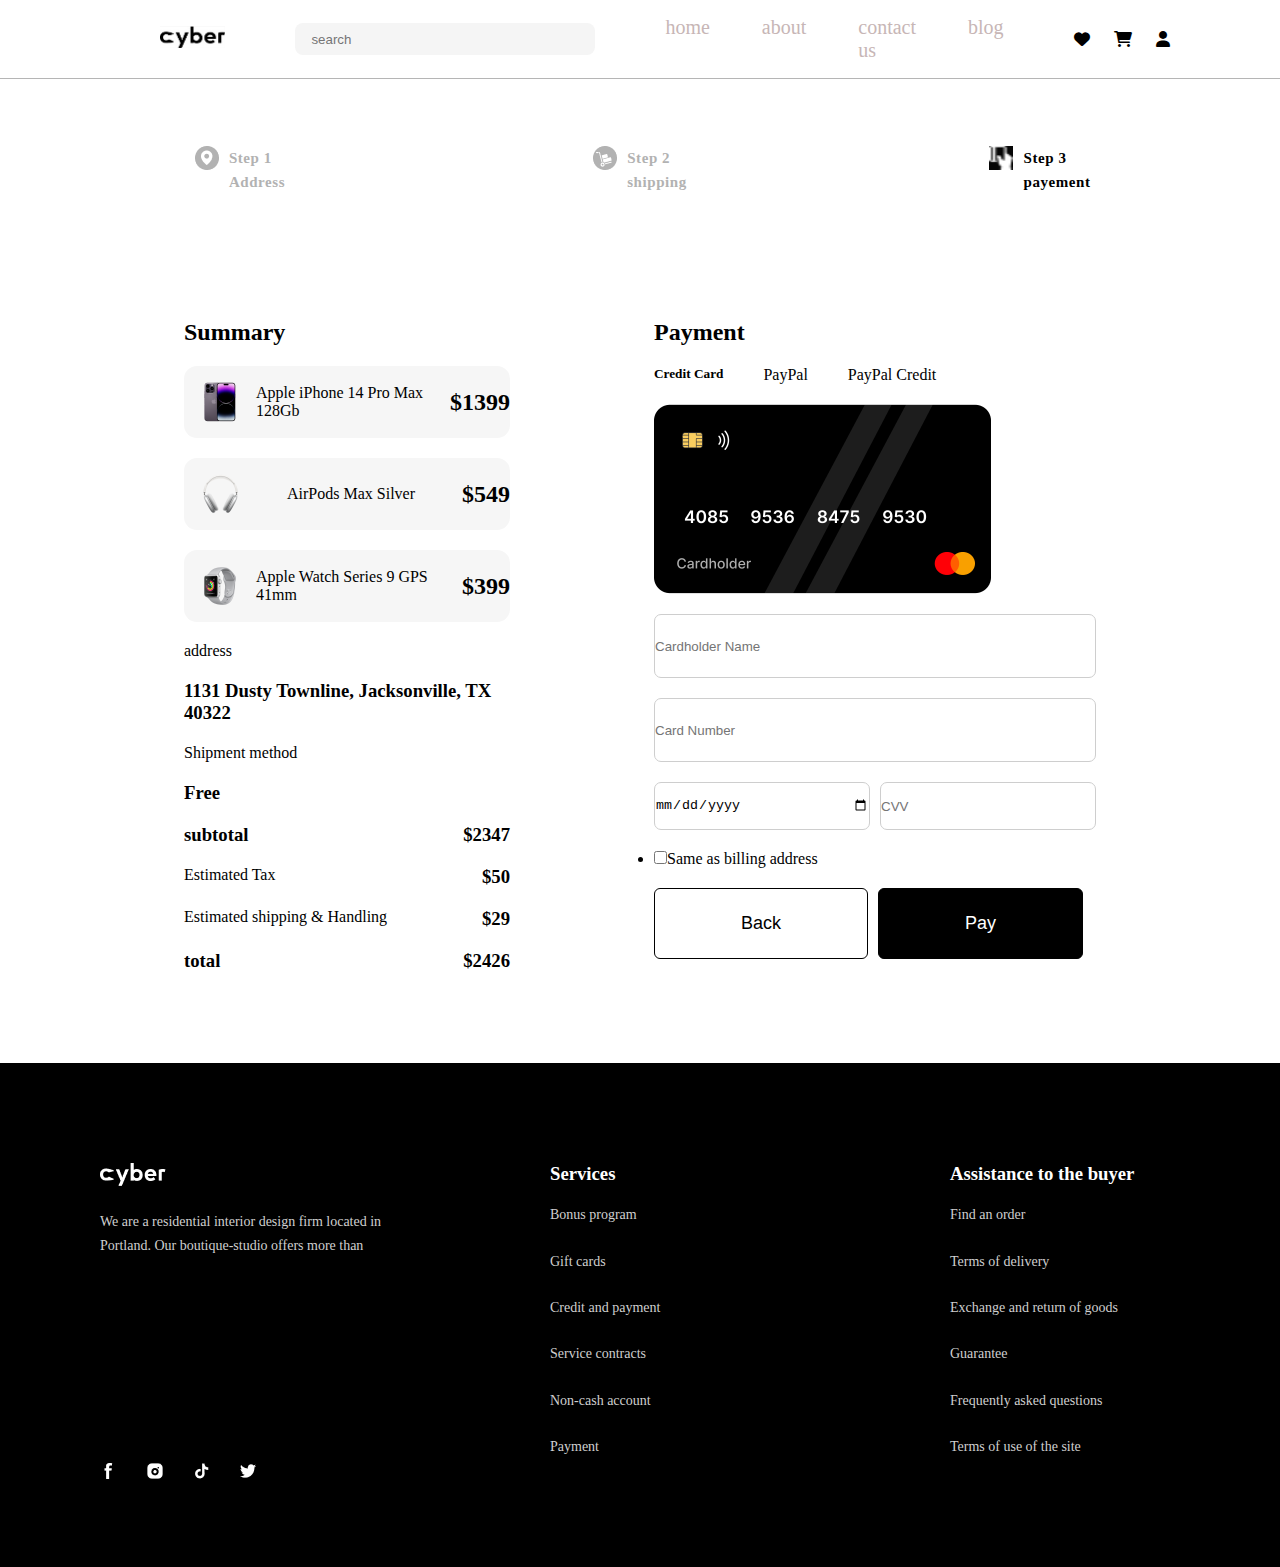
<file: payment.html>
<!DOCTYPE html>
<html lang="en">
<head>
    <meta charset="UTF-8">
    <meta name="viewport" content="width=device-width, initial-scale=1.0">
    <title>payment</title>
    <link rel="stylesheet" href="payment.css">
    <link rel="stylesheet" href="resp pay.css">
    <link rel="stylesheet" href="https://cdnjs.cloudflare.com/ajax/libs/font-awesome/6.0.0-beta3/css/all.min.css">
</head>
<body>
    <nav class="navbar">
        <div class-="cyberlogo">
            <img  class="logo" src="images/cyber logo.png">
        </div>
        <div class="searchbox">
            
            <input type="text" placeholder="search">
        </div>
        <ul>
            <li><a  href="#">home</a></li>
            <li><a href="#">about</a></li>
            <li><a href="#">contact us</a></li>
            <li><a href="#">blog</a></li>
        </ul>
        <div class="icon">
            <i class="fas fa-heart"></i>
        <i class="fas fa-shopping-cart"></i>
        <i class="fas fa-user"></i>
        </div>
    </nav>

    <div class="address1">
        <div class="loc1">
            <img src="images/boat.png">
            <p>Step 1<br>Address</p>
        </div>
        <div class="loc2">
            <img src="images/Shipping.png">
            <p>Step 2<br>shipping</p>
        </div>
        <div class="loc3">
            <img src="images/bell.png">
            <p>Step 3<br>payement</p>
        </div>
    </div>

    <div class="card">
        <div class="card1">
            <h2>Summary</h2>
            <div class="pad">
                <img  class="ip" src="images/Ipro img.png">
                <p>Apple iPhone 14 Pro Max 128Gb </p>
                <h2>$1399</h2>
            </div>

            <div class="pad">
                <img  class="ip" src="images/headsett.png">
                <p>AirPods Max Silver </p>
                <h2>$549</h2>
            </div>

            <div class="pad">
                <img  class="ip" src="images/watchh.png">
                <p>Apple Watch Series 9 GPS 41mm</p>
                <h2>$399</h2>
            </div>
            <p>address</p>
            <h3>1131 Dusty Townline, Jacksonville, TX 40322</h3>
            <p>Shipment method</p>
            <h3>Free</h3>
            <div class="dap">
                <h3>subtotal</h3>
                <h3>$2347</h3>
            </div>
            
            <div class="dap">
                <p>Estimated Tax</p>
                <h3>$50</h3>
            </div>
            <div class="dap">
                <p>Estimated shipping & Handling</p>
                <h3>$29</h3>
            </div>
            <div class="dap">
                <h3>total</h3>
                <h3>$2426</h3>
            </div>
           
        </div>
        <div class="card2">
            <h2>Payment</h2>
             <div class="credit">
                <h5>Credit Card</h5>
                <p>PayPal</p>
                <p>PayPal Credit</p>
                </div>
                <img src="images/credit card.png">
                <input  class="write" type="text" placeholder="Cardholder Name">
                <input  class="write" type="text" placeholder="Card Number">
                <div class="cred">
                    <input class="reed" type="date" placeholder="Exp.Date">
                    <input class="reed" type="text" placeholder="CVV">
                </div>
                    <li><input type="checkbox">Same as billing address</li>
                    <div class="butu">
                        <button  onclick="window.location.href='shipping.html'"class="back">Back</button>
                        <button  onclick="window.location.href='payment.html'"  class="next">Pay</button>
                    </div>

               

             </div>
        </div>
    </div>
    <div class="footer">
        <div class="innerfoot">
           <div class="black1">
              <div class="img cyb">
                <img src="images/cyb.png">
              </div>
           <p>We are a residential interior design firm located in Portland. Our boutique-studio offers more than</p>
           </div>
           <div class="black2">
                <h3>Services</h3>
                <h5>Bonus program</h5>
                <h5>Gift cards</h5>
                <h5>Credit and payment</h5>
                <h5>Service contracts</h5>
                <h5>Non-cash account</h5>
                <h5>Payment</h5>
           </div>
           <div class="black3">
            <h3>Assistance to the buyer</h3>
            <h5>Find an order</h5>
            <h5>Terms of delivery</h5>
            <h5>Exchange and return of goods</h5>
            <h5>Guarantee</h5>
            <h5>Frequently asked questions</h5>
            <h5>Terms of use of the site</h5>
           </div>
       </div>
       <div class="iconnn">
        <img src="images/Facebook.png">
        <img src="images/Instagram.png">
        <img src="images/Tiktok.png">
        <img src="images/Twitter.png">
    </div>
    </div>

</body>
</html>
</file>
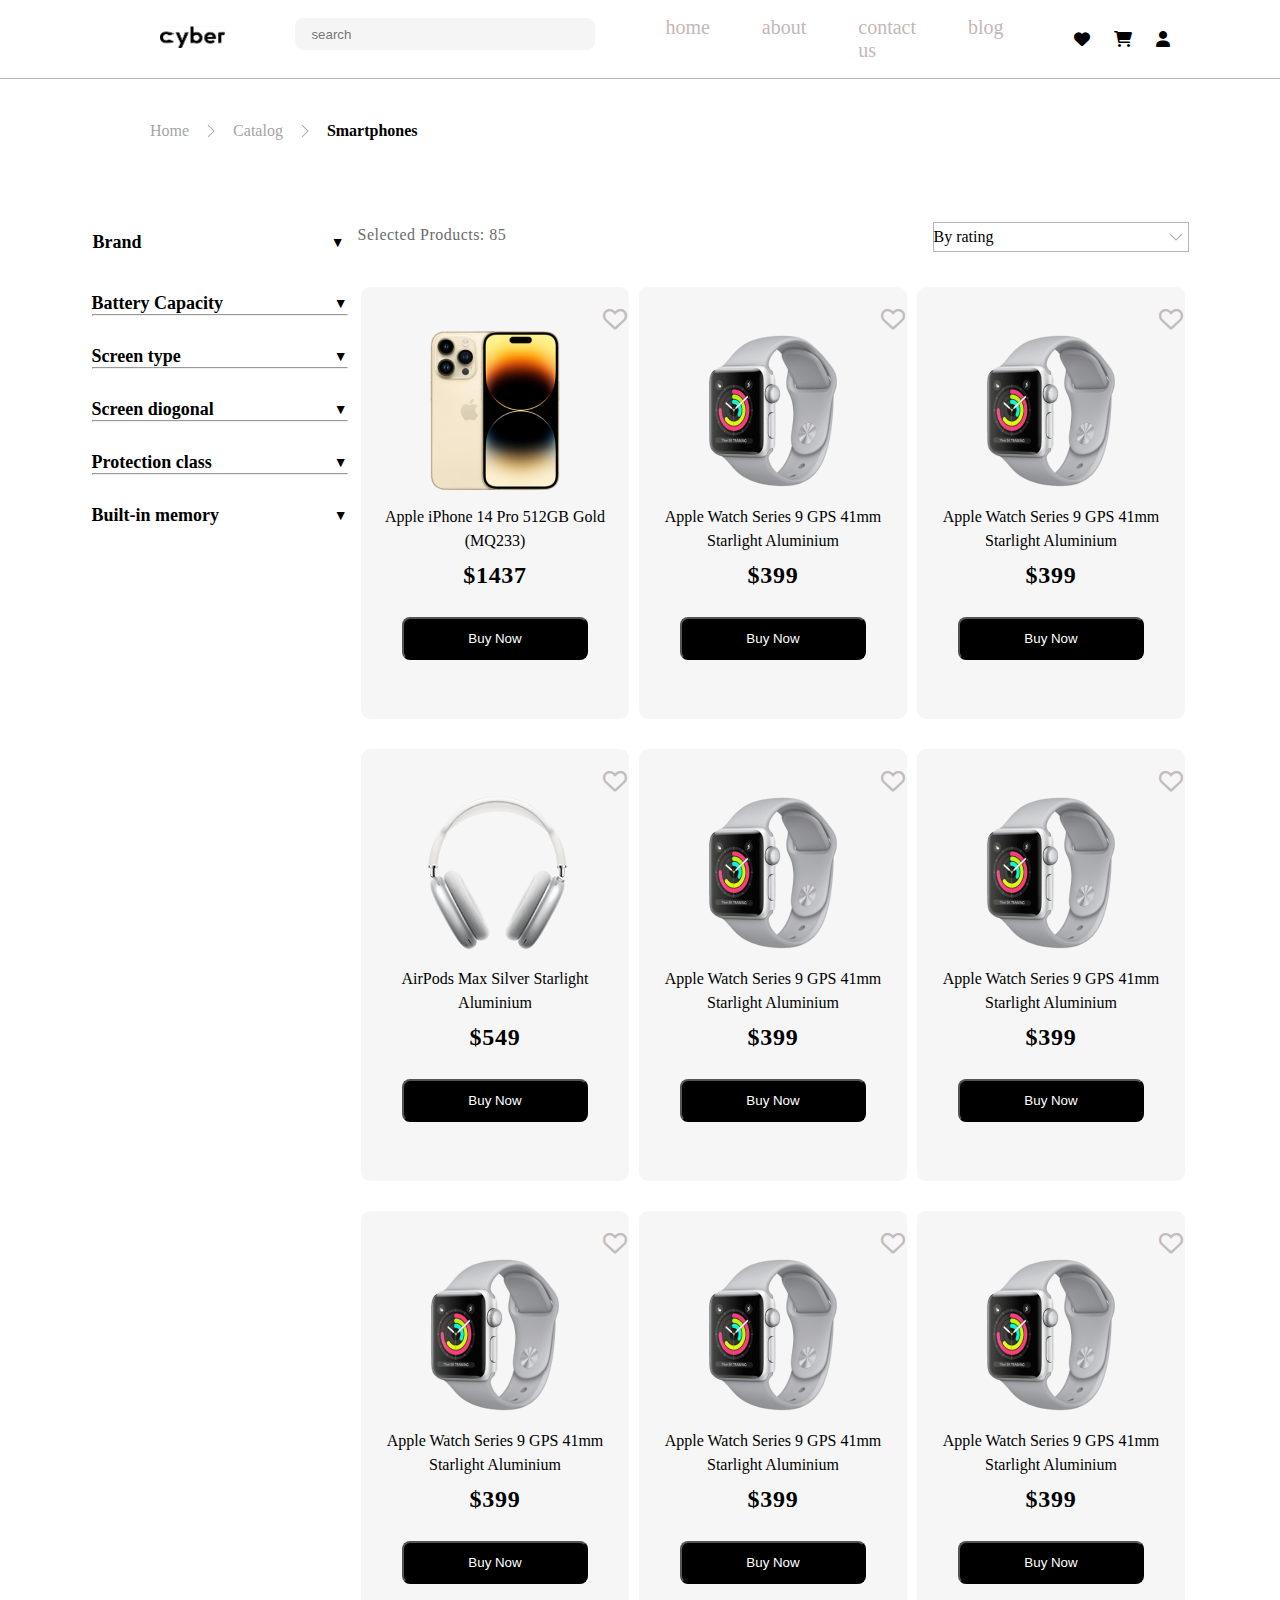
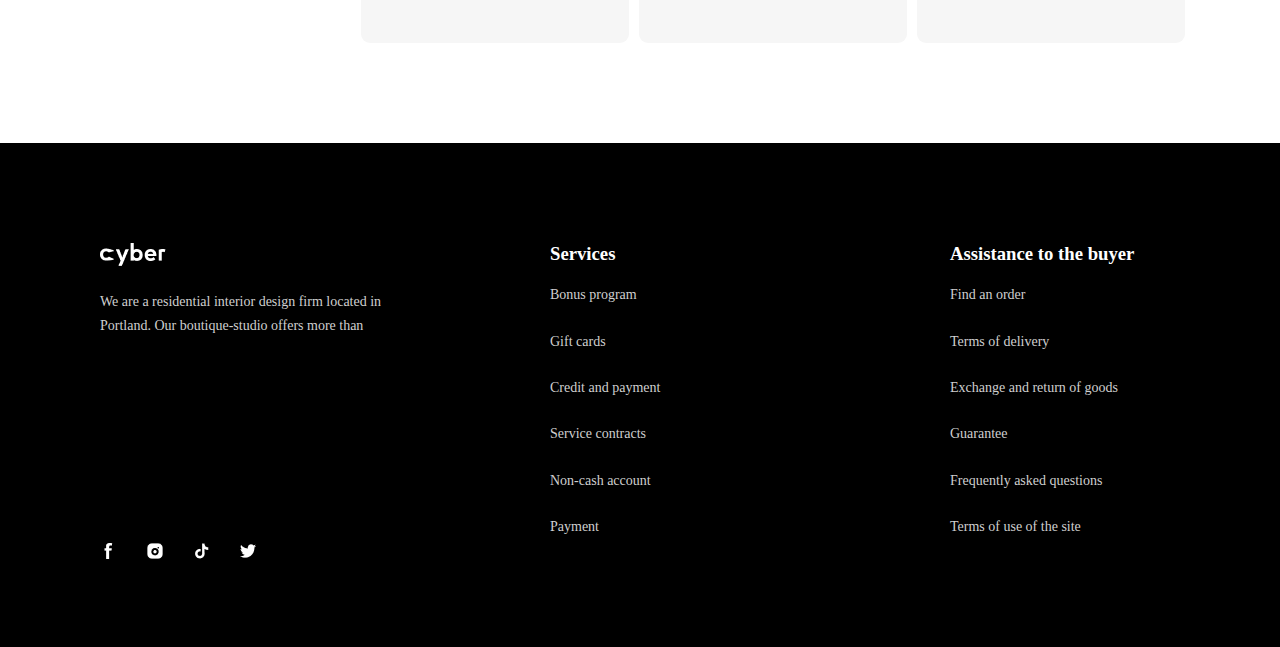
<file: phone.html>
<!DOCTYPE html>
<html lang="en">
<head>
    <meta charset="UTF-8">
    <meta name="viewport" content="width=device-width, initial-scale=1.0">
    <title>phonebrand</title>
    <link rel="stylesheet" href="phone.css">
    <link rel="stylesheet" href="resp phone.css">
    <link rel="stylesheet" href="https://cdnjs.cloudflare.com/ajax/libs/font-awesome/6.0.0-beta3/css/all.min.css">
</head>
<body>
    <script src="phone.js" charset="UTF-8"></script>
    <nav class="navbar">
        <div class-="cyberlogo">
            <img  class="logo" src="images/cyber logo.png">
        </div>
        <div class="searchbox">
            
            <input type="text" placeholder="search">
        </div>
        <ul>
            <li><a  class="home" href="#">home</a></li>
            <li><a href="#">about</a></li>
            <li><a href="#">contact us</a></li>
            <li><a href="#">blog</a></li>
        </ul>
        <div class="icon">
            <i class="fas fa-heart"></i>
        <i class="fas fa-shopping-cart"></i>
        <i class="fas fa-user"></i>
        </div>
    </nav>
    <div class="catalog">
        <h2>Home</h2>
        <img class="ar" src="images/Arrow.png">
        <h2>Catalog</h2>
        <img class="ar" src="images/Arrow.png">
        <h2 class="oas">Smartphones</h2>
    </div>
    <div class="brandu">
        <div class="brand">


            <div class="filter-wrapper">
                <button class="filter-toggle-btn" onclick="toggleFilter()">Filter</button>


            <div class="brand1"  id="filter-section">
                <div class="dropdown-container">
                    <div class="dropdown-header" onclick="toggleDropdown()">
                        <span>Brand</span>
                        <span class="arrow">&#9660;</span> <!-- Down arrow -->
                    </div>
                    <div class="dropdown-content">
                        <input type="text" placeholder="Search">
                        <ul>
                            <li><input type="checkbox">Apple</li>
                            <li><input type="checkbox">Samsung</li>
                            <li><input type="checkbox">Xiaomi</li>
                            <li><input type="checkbox">Poco</li>
                            <li><input type="checkbox">OPPO</li>
                            <li><input type="checkbox">Honor</li>
                            <li><input type="checkbox">Motorola</li>
                            <li><input type="checkbox">Nokia</li>
                            <li><input type="checkbox">Realme</li>
                        </ul>
                    </div>
                </div>
                <div class="dropdown1-header" >
                    <span>Battery Capacity</span>
                    <span class="arrow">&#9660;</span> <!-- Down arrow -->
                </div><hr>
                <div class="dropdown1-header">
                    <span>Screen type</span>
                    <span class="arrow">&#9660;</span> <!-- Down arrow -->
                </div><hr>
                <div class="dropdown1-header" >
                    <span>Screen diogonal</span>
                    <span class="arrow">&#9660;</span> <!-- Down arrow -->
                </div><hr>
                <div class="dropdown1-header" >
                    <span>Protection class</span>
                    <span class="arrow">&#9660;</span> <!-- Down arrow -->
                </div><hr>
                <div class="dropdown1-header" >
                    <span>Built-in memory</span>
                    <span class="arrow">&#9660;</span> <!-- Down arrow -->
                </div>
            </div>
            </div>
            
                   
                
                <div class="discount">


                    <div class="dis1">
                        <h2>Selected Products: 85</h2>
                        <div class="rate">
                            <p>By rating</p>
                            <img src="images/Chevron Down.png">
                        </div>
                    </div>
                    <div class="count">


                        <div class="now">
                        <div class="count1">
                            <i class="far fa-heart"></i> 
                            <div class="i1">
                                <img  class="ip" src="images/gold phn.png">
                            </div>
                            <p>Apple iPhone 14 Pro 512GB Gold (MQ233) </p>
                            <h3>$1437</h3>
                            <button class="Buy">Buy Now</button>
                        </div>
                        <div class="count2">
                            <i class="far fa-heart"></i> 
                            <div class="cm">
                                <img  class="ip" src="images/white hd.png">
                            </div>
                            <p>AirPods Max Silver
                                Starlight Aluminium </p>
                            <h3>$549</h3>
                            <button class="Buy">Buy Now</button>
                        </div>
                        <div class="count3">
                            <i class="far fa-heart"></i> 
                            <div class="wh">
                                <img  class="ip" src="images/white wtch.png">
                            </div>
                            <p>Apple Watch Series 9 GPS 41mm Starlight Aluminium </p>
                            <h3>$399</h3>
                            <button class="Buy">Buy Now</button>
                        </div>



                    </div>
                    <div class="now">
                        <div class="count4">
                            <i class="far fa-heart"></i> 
                            <div class="wh">
                                <img  class="ip" src="images/white wtch.png">
                            </div>
                            <p>Apple Watch Series 9 GPS 41mm Starlight Aluminium </p>
                            <h3>$399</h3>
                            <button class="Buy">Buy Now</button>
                        </div>
                        <div class="count5">
                            <i class="far fa-heart"></i> 
                            <div class="wh">
                                <img  class="ip" src="images/white wtch.png">
                            </div>
                            <p>Apple Watch Series 9 GPS 41mm Starlight Aluminium </p>
                            <h3>$399</h3>
                            <button class="Buy">Buy Now</button>
                        </div>
                        <div class="count6">
                            <i class="far fa-heart"></i> 
                            <div class="wh">
                                <img  class="ip" src="images/white wtch.png">
                            </div>
                            <p>Apple Watch Series 9 GPS 41mm Starlight Aluminium </p>
                            <h3>$399</h3>
                            <button class="Buy">Buy Now</button>
                        </div>



                    </div>
                    <div class="now">
                        <div class="count7">
                            <i class="far fa-heart"></i> 
                            <div class="wh">
                                <img  class="ip" src="images/white wtch.png">
                            </div>
                            <p>Apple Watch Series 9 GPS 41mm Starlight Aluminium </p>
                            <h3>$399</h3>
                            <button class="Buy">Buy Now</button>
                        </div>
                        <div class="count8">
                            <i class="far fa-heart"></i> 
                            <div class="wh">
                                <img  class="ip" src="images/white wtch.png">
                            </div>
                            <p>Apple Watch Series 9 GPS 41mm Starlight Aluminium </p>
                            <h3>$399</h3>
                            <button class="Buy">Buy Now</button>
                        </div>
                        <div class="count9">
                            <i class="far fa-heart"></i> 
                            <div class="wh">
                                <img  class="ip" src="images/white wtch.png">
                            </div>
                            <p>Apple Watch Series 9 GPS 41mm Starlight Aluminium </p>
                            <h3>$399</h3>
                            <button class="Buy">Buy Now</button>
                        </div>
                    </div>
                    </div>
                </div>
            </div>
        </div>
        <div class="footer">
            <div class="innerfoot">
               <div class="black1">
                  <div class="img cyb">
                    <img src="images/cyb.png">
                  </div>
               <p>We are a residential interior design firm located in Portland. Our boutique-studio offers more than</p>
               </div>
               <div class="black2">
                    <h3>Services</h3>
                    <h5>Bonus program</h5>
                    <h5>Gift cards</h5>
                    <h5>Credit and payment</h5>
                    <h5>Service contracts</h5>
                    <h5>Non-cash account</h5>
                    <h5>Payment</h5>
               </div>
               <div class="black3">
                <h3>Assistance to the buyer</h3>
                <h5>Find an order</h5>
                <h5>Terms of delivery</h5>
                <h5>Exchange and return of goods</h5>
                <h5>Guarantee</h5>
                <h5>Frequently asked questions</h5>
                <h5>Terms of use of the site</h5>
               </div>
           </div>
           <div class="iconnn">
            <img src="images/Facebook.png">
            <img src="images/Instagram.png">
            <img src="images/Tiktok.png">
            <img src="images/Twitter.png">
        </div>
    </div>
    
</body>
</html>
</file>
<file: style.css>
/*header{
    display:flex;
 width: Fill (1,440px)px;
height: Hug (88px)px;
padding: 16px 160px 16px 160px;
gap: 0px;
border: 0px 0px 1px 0px;
justify-content: space-between;
opacity: 0px;

}*/
*{
    margin:0;
    padding:0;
    box-sizing: border-box;
}

.navbar{
    display: flex;
    
    align-items:center;
    background-color: #fff;
    border-bottom: 1px solid #B5B5B5;
    
   
    gap: 70px;
    border: 0px 0px 1px 0px;
    padding: 16px 160px 16px 160px;
    
   opacity:0px;
  
}
.logo {
    width: 65.4px;
    height: 22.872px;
}
/*/.searchbox{
    margin-right: 100px;
}*/
.searchbox input[type="text"]{
display: flex;
width: 300px;
height: 15px;
padding: 16px;
align-items: center;
border-radius: 8px;
background: #F5F5F5;
border:none;

}
.icon{
    display:flex;
}
.navbar ul{
    display:flex;
    align-items: flex-start;
    gap: 52px;
    list-style: none;



    float:left;
}
.navbar ul li a{
color: var(--Main-Black, var(--color-black-solid, #c7b6b6));
font-family: Inter;
font-size: 20px;
font-style: normal;
font-weight: 500;
line-height: normal;
text-decoration: none;


position:relative;


}



.navbar ul  li a:before{
    position:absolute;
    content: '';
    left:0;
    bottom:0;
    height:3px;
    width:100%;
    background:#781b1b;
    transform: scaleX(0);
    transform-origin:left;
    transition:transform .7s linear;
    
    
    
    
}






 .navbar ul  li a:hover:before{
    transform: scaleX(1);
    transform-origin:left;
   
    
}
label i{
    color:#e42929;
    font-size:25px;
    padding-top: 25px;
}
#check{
    display: none;
}
label{
    display: none;
}








/*****/

.icon{
display: flex;
justify-content: center;
align-items: center;
gap: 24px;
}
/*.searchbox{
    padding-right:20px;
}
*/
.navbar ul li a .home{
    color:#000;
}
.banner{
    display:flex;
    padding-right:160px;
    padding-left:160px;
    height:632px;
    background: linear-gradient(90.7deg, #211C24 0.64%, #211C24 101%);
   
    justify-content: space-between;
    align-items: center;
    align-content: center;
    row-gap: 24px;
   /* align-self: stretch;
    flex-wrap: wrap;*/
}
.text{
    display: flex;
    width:714px;
    height: 256px;

    /*min-width: 400px;*/
    flex-direction: column;
    align-items: flex-start;
    flex: 1 0 0;
    width: 343px;
    
    margin:0;
    
   
    }
    .text h3{
   
        color: #909090;
        font-family: Inter;
        font-size: 25px;
        font-style: normal;
        font-weight: 600;
        line-height: 32px; 
        margin-top:0;
        padding-top: 20px;
      
    }

.p1{
    color: var(--color-white-solid, #FFF);
    font-family: Inter;
    font-size: 96px;
    font-style: normal;
    font-weight: 100;
    line-height: 72px; 
    letter-spacing: 2px;
    margin:0;
}
.p2{
    color: #909090;
    font-family: Inter;
    font-size: 18px;
    font-style: normal;
    font-weight: 500;
    line-height: 24px; 
   padding-top:20px;
    margin:0;
}
.btn1{
    display: flex;
padding: 16px 56px;
justify-content: center;
align-items: center;
gap: 8px;
border-radius: 6px;
border: 1px solid var(--Main-White, #FFF);
background: linear-gradient(90.7deg, #211C24 0.64%, #211C24 101%);
margin-top:15px;
color:white;
}

.btn1:hover {
    background-color: #c2b9b9;
}

.ipone img{
    display: flex;
width: 406px;
height: 632px;
flex-direction: column;
justify-content: center;
align-items: center;
}
.main{
    display:flex;
    height:600px;
    background-color: #F5F5F5;
}
.lefts{
    display:flex;
}
.left{
    display:flex;
    flex-direction: column;
}
.left1{
    display: flex;
    background: var(--color-white-solid, #FFF);
    

}
.left21{
    display:flex;
    width:360px;
    height:272px;
    background: #EDEDED;
}
.left22{
    display: flex;
    width:360px;
    height:272px;
    background: #353535;
}
.right{
    display: flex;
    background: #EDEDED;
    //*height:600px;*/
}
.img play{
    width: 360px;
height: 343px;
}
.playtext{
    margin-top:100px;
    margin-right:10px;
}
.playtext h2{
    color: var(--color-black-solid, #000);
font-family: Inter;
font-size: 49px;
font-style: normal;
font-weight: 500;
line-height: 40px; /* 81.633% */

}
.playtext p{
    color: #909090;
font-family: Inter;
font-size: 14px;
font-style: normal;
font-weight: 500;
line-height: 24px; /* 171.429% */
padding-top: 20px;
}
.img airpod {
    width: 104px;
    height: 272px;
}
.airpodtext {
    padding-left:50px;
    padding-top: 50px;
}
.airpodtext h2 {
    color: var(--color-black-solid, #000);
font-family: Inter;
font-size: 29px;
font-style: normal;
font-weight: 300;
line-height: 40px; /* 137.931% */
}
.airpodtext p{
    color: #909090;
font-family: Inter;
font-size: 14px;
font-style: normal;
font-weight: 500;
line-height: 24px; /* 171.429% */
}
.img visionpro{
    width: 136px;
height: 190px;
}
.appletext {
    padding-left:50px;
    padding-top:60px;
}
.appletext h2{
    color: #fff;
font-family: Inter;
font-size: 29px;
font-style: normal;
font-weight: 300;
line-height: 40px; /* 137.931% */
}
.appletext p{
    color: #909090;
font-family: Inter;
font-size: 14px;
font-style: normal;
font-weight: 500;
line-height: 24px; /* 171.429% */
}
.vision{
    padding-top: 50px;
}
/*.img macbook{
    display: flex;
width: 659.246px;
height: 429.212px;
justify-content: center;
align-items: center;
flex-shrink: 0;
}*/
.mac{
    height:500px;
}
.macbooktext h2{
    color: var(--color-black-solid, #000);
font-family: Inter;
font-size: 64px;
font-style: normal;
font-weight: 100;
line-height: 56px; /* 87.5% */
}
.macbooktext p{
    color: #909090;
font-family: Inter;
font-size: 14px;
font-style: normal;
font-weight: 500;
line-height: 24px; /* 171.429% */
padding-top: 20px;
}
.macbooktext{
    padding-top:170px;
    padding-left:50px;
}
.btn2{
    display: flex;
padding: 16px 56px;
justify-content: center;
align-items: center;
gap: 8px;
border-radius: 6px;
border: 1px solid #000;
background: #EDEDED;
margin-top:25px;
color:#000;
font-weight: 800;
}
.category{
    height:352px;
    background: #FAFAFA;
    display: flex;
    flex-direction: column;
}
.cat1{
    display:flex;
    background: #FAFAFA;
    
    width:100%;
    height: 32px;
    margin-top:100px;
    text-align: center;
     
}
.cat1 h2{
    padding-left:150px;
    color: var(--Main-Black, var(--color-black-solid, #000));
font-family: Inter;
font-size: 24px;
font-style: normal;
font-weight: 900;
line-height: 32px; /* 133.333% */
letter-spacing: 0.24px;
}
.arrow-container{
    display:flex;
    gap:30px;
    padding-left:750px;
}
.arrow {
    background-color: transparent;
    
    border: none;
    font-size: 24px;
    cursor: pointer;
    gap:30px;
    transition: transform 0.3s ease;
}
.cat2{
    display:flex;
    height:128px;
    background: #FAFAFA;
    gap:32px;
    padding-left:100px;
    padding-top:50px;
}
.phn{
    background-color: #fff;
    width:160px;
    height:128px;
    display: flex;
    align-items: center;
    justify-content: center;
}
.w{
    width:160px;
    height:128px;
}
.products{
    background-color: #fff;
    height:1056px;
}
.new{
    background-color:#fff;
    display: flex;
    height:32px;
    padding-left:100px;
    gap:35px;
    margin-top:70px;
}
.cc{
    color: var(--Main-Black, var(--color-black-solid, #000));
text-align: center;
font-family: Inter;
font-size: 18px;
font-style: normal;
font-weight: 500;
line-height: 32px; /* 177.778% */
}
.aa{
    color: #8B8B8B;
text-align: center;
font-family: Inter;
font-size: 18px;
font-style: normal;
font-weight: 500;
line-height: 32px; /* 177.778% */
}
.bb{
    color: #8B8B8B;
font-family: Inter;
font-size: 18px;
font-style: normal;
font-weight: 500;
line-height: 32px; /* 177.778% */
}
.cc hr{
    background-color: #000;
    height:3px;
   
}
.apple1{
    border-radius: 9px;
background: #F6F6F6;
    width:268px;
    height:432px;
    margin-top: 30px;
    display: flex;
    flex-direction: column;
    align-items: center;
    
    
}

 .apple1 .fa-heart{
    color:#c3bcbc;
  padding-left:240px;
  padding-top:20px;
  font-size:x-large;
  
}
.apple2 .fa-heart{
    color:#c3bcbc;
  padding-left:240px;
  padding-top:20px;
  font-size:x-large;
  
}
.apple3 .fa-heart{
    color:#c3bcbc;
  padding-left:240px;
  padding-top:20px;
  font-size:x-large;
  
}
.apple4 .fa-heart{
    color:#c3bcbc;
  padding-left:240px;
  padding-top:20px;
  font-size:x-large;
  
}
.ip{
    /*padding-left:50px;*/
    padding-top: 20px;
}
.apple{
    display: flex;
    gap:20px;
    margin-left:110px;
}
.apple1 p{
    color: var(--Main-Black, var(--color-black-solid, #000));
text-align: center;
font-family: Inter;
font-size: 16px;
font-style: normal;
font-weight: 500;
line-height: 24px; /* 150% */
padding-top: 10px;
}
.apple1 h3{
    color: var(--Main-Black, var(--color-black-solid, #000));
text-align: center;
font-family: Inter;
font-size: 24px;
font-style: normal;
font-weight: 600;
line-height: 24px; /* 100% */
letter-spacing: 0.72px;
padding-top: 10px;
}
.Buy{
    display: flex;
padding: 12px 64px;
justify-content: center;
align-items: center;
gap: 8px;
color:white;
border-radius: var(--radius-8, 8px);
background: var(--color-black-solid, #000);
margin-top:30px;
}
.apple2{
    border-radius: 9px;
background: #F6F6F6;
    width:268px;
    height:432px;
    margin-top: 30px;
    display: flex;
    flex-direction: column;
    align-items: center;
    
    
}
.apple2 p{
    color: var(--Main-Black, var(--color-black-solid, #000));
text-align: center;
font-family: Inter;
font-size: 16px;
font-style: normal;
font-weight: 500;
line-height: 24px; /* 150% */
padding-top: 10px;
}
.apple2 h3{
    color: var(--Main-Black, var(--color-black-solid, #000));
text-align: center;
font-family: Inter;
font-size: 24px;
font-style: normal;
font-weight: 600;
line-height: 24px; /* 100% */
letter-spacing: 0.72px;
padding-top: 10px;
}
.apple3{
    border-radius: 9px;
    background: #F6F6F6;
    width:268px;
    height:432px;
    margin-top: 30px;
    display: flex;
    flex-direction: column;
    align-items: center;
}
.apple3 p{
    color: var(--Main-Black, var(--color-black-solid, #000));
text-align: center;
font-family: Inter;
font-size: 16px;
font-style: normal;
font-weight: 500;
line-height: 24px; /* 150% */
padding-top: 10px;
}
.apple3 h3{
    color: var(--Main-Black, var(--color-black-solid, #000));
text-align: center;
font-family: Inter;
font-size: 24px;
font-style: normal;
font-weight: 600;
line-height: 24px; /* 100% */
letter-spacing: 0.72px;
padding-top: 10px;
}
.apple4{
    border-radius: 9px;
background: #F6F6F6;
    width:268px;
    height:432px;
    margin-top: 30px;
    display: flex;
    flex-direction: column;
    align-items: center;
}
.apple4 p{
    color: var(--Main-Black, var(--color-black-solid, #000));
text-align: center;
font-family: Inter;
font-size: 16px;
font-style: normal;
font-weight: 500;
line-height: 24px; /* 150% */
padding-top: 10px;
}
.apple4 h3{
    color: var(--Main-Black, var(--color-black-solid, #000));
text-align: center;
font-family: Inter;
font-size: 24px;
font-style: normal;
font-weight: 600;
line-height: 24px; /* 100% */
letter-spacing: 0.72px;
padding-top: 10px;
}
.sam{
    display: flex;
    gap:20px;
    margin-left:110px;
}
.sam1{
    border-radius: 9px;
background: #F6F6F6;
    width:268px;
    height:432px;
    margin-top: 30px;
    display: flex;
    flex-direction: column;
    align-items: center;
    
    
}
.sam1 p{
    color: var(--Main-Black, var(--color-black-solid, #000));
text-align: center;
font-family: Inter;
font-size: 16px;
font-style: normal;
font-weight: 500;
line-height: 24px; /* 150% */
padding-top: 10px;
}
.sam1 h3{
    color: var(--Main-Black, var(--color-black-solid, #000));
text-align: center;
font-family: Inter;
font-size: 24px;
font-style: normal;
font-weight: 600;
line-height: 24px; /* 100% */
letter-spacing: 0.72px;
padding-top: 10px;
}
.sam2{
    border-radius: 9px;
    background: #F6F6F6;
    width:268px;
    height:432px;
    margin-top: 30px;
    display: flex;
    flex-direction: column;
    align-items: center;
    
    
}
.sam2 p{
    color: var(--Main-Black, var(--color-black-solid, #000));
text-align: center;
font-family: Inter;
font-size: 16px;
font-style: normal;
font-weight: 500;
line-height: 24px; /* 150% */
padding-top: 10px;
}
.sam2 h3{
    color: var(--Main-Black, var(--color-black-solid, #000));
text-align: center;
font-family: Inter;
font-size: 24px;
font-style: normal;
font-weight: 600;
line-height: 24px; /* 100% */
letter-spacing: 0.72px;
padding-top: 10px;
}
.sam3{
    border-radius: 9px;
    background: #F6F6F6;
    width:268px;
    height:432px;
    margin-top: 30px;
    display: flex;
    flex-direction: column;
    align-items: center;
    
    
}
.sam3 p{
    color: var(--Main-Black, var(--color-black-solid, #000));
text-align: center;
font-family: Inter;
font-size: 16px;
font-style: normal;
font-weight: 500;
line-height: 24px; /* 150% */
padding-top: 10px;
}
.sam3 h3{
    color: var(--Main-Black, var(--color-black-solid, #000));
text-align: center;
font-family: Inter;
font-size: 24px;
font-style: normal;
font-weight: 600;
line-height: 24px; /* 100% */
letter-spacing: 0.72px;
padding-top: 10px;
}
.sam4{
    border-radius: 9px;
    background: #F6F6F6;
    width:268px;
    height:432px;
    margin-top: 30px;
    display: flex;
    flex-direction: column;
    align-items: center;
    
    
}
.sam4 p{
    color: var(--Main-Black, var(--color-black-solid, #000));
text-align: center;
font-family: Inter;
font-size: 16px;
font-style: normal;
font-weight: 500;
line-height: 24px; /* 150% */
padding-top: 10px;
}
.sam4 h3{
    color: var(--Main-Black, var(--color-black-solid, #000));
text-align: center;
font-family: Inter;
font-size: 24px;
font-style: normal;
font-weight: 600;
line-height: 24px; /* 100% */
letter-spacing: 0.72px;
padding-top: 10px;
}
.icon .fa-heart{
    color:black;
}
.sam1 .fa-heart{
    color:#c3bcbc;
  padding-left:240px;
  padding-top:20px;
  font-size:x-large;
  
}
.sam2 .fa-heart{
    color:#c70a0a;
  padding-left:240px;
  padding-top:20px;
  font-size:x-large;
  
  
}
.sam3 .fa-heart{
    color:#c3bcbc;
  padding-left:240px;
  padding-top:20px;
  font-size:x-large;
  
}
.sam4 .fa-heart{
    color:#c3bcbc;
  padding-left:240px;
  padding-top:20px;
  font-size:x-large;
  
}
.bigbox{
    height:640px;
    background-color: #fff;
    display:flex;
    overflow-x: auto;
   
}
.box1{
    width:360px;
    height:640px;
    background: var(--color-white-solid, #FFF);
   display: flex;
    flex-direction: column;
    align-items:center;
    text-align: center;
}
.boximg{
    position:relative;

}
.airbuds{
    position:absolute;
    top:0;
    left:0;
    

}
.bud{
    height: 340px;
}
.www{
    position:absolute;
    top:80px;
    left:70px;
}
.box1 h2{
    color: var(--color-black-solid, #000);
font-family: Inter;
font-size: 33px;
font-style: normal;
font-weight: 300;
line-height: 48px; /* 145.455% */
letter-spacing: 3px;

}
.box1 p{
    color: #909090;
font-family: Inter;
font-size: 14px;
font-style: normal;
font-weight: 800;
line-height: 24px; /* 171.429% */
padding-top:20px ;
padding-left:10px;
padding-right: 10px;
}
.btnbox{
    display: flex;
padding: 16px 56px;
justify-content: center;
align-items: center;
gap: 8px;
border-radius: 6px;
border: 1px solid var(--Main-Black, #000);
margin-top:50px;
}
.box2{
    width:360px;
    height:640px;
    background: #f6f4f4;
   display: flex;
    flex-direction: column;
    align-items:center;
    text-align: center;
}
.box2 h2{
    color: var(--color-black-solid, #000);
font-family: Inter;
font-size: 33px;
font-style: normal;
font-weight: 300;
line-height: 48px; /* 145.455% */
letter-spacing: 3px;

}
.box2 p{
    color: #909090;
font-family: Inter;
font-size: 14px;
font-style: normal;
font-weight: 800;
line-height: 24px; /* 171.429% */
padding-top:20px ;
padding-left:10px;
padding-right: 10px;


}

.box3{
    width:360px;
    height:640px;
    background: #EAEAEA;
   display: flex;
    flex-direction: column;
    align-items:center;
    text-align: center;
}
.box3 h2{
    color: var(--color-black-solid, #000);
font-family: Inter;
font-size: 33px;
font-style: normal;
font-weight: 300;
line-height: 48px; /* 145.455% */
letter-spacing: 3px;

}
.box3 p{
    color: #909090;
font-family: Inter;
font-size: 14px;
font-style: normal;
font-weight: 800;
line-height: 24px; /* 171.429% */
padding-top:20px ;
padding-left:10px;
padding-right: 10px;
}
.box4{
    width:360px;
    height:640px;
    background: #2C2C2C;
   display: flex;
    flex-direction: column;
    align-items:center;
    text-align: center;
}
.box4 h2{
    color: var(--color-black-solid, #000);
font-family: Inter;
font-size: 33px;
font-style: normal;
font-weight: 300;
line-height: 48px; /* 145.455% */
letter-spacing: 3px;

}
.box4 p{
    color: #909090;
font-family: Inter;
font-size: 14px;
font-style: normal;
font-weight: 800;
line-height: 24px; /* 171.429% */
padding-top:20px ;
padding-left:10px;
padding-right: 10px;
}
.discount{
    background-color: #fff;
    height:656px;
    display: flex;
    flex-direction: column;
}
.dis1{
        background-color:#fff;
        display: flex;
        height:32px;
        padding-left:100px;
        gap:35px;
        margin-top:70px;
}
.dis1 h2{
    color: var(--color-black-solid, #000);
text-align: center;
font-family: Inter;
font-size: 24px;
font-style: normal;
font-weight: 800;
line-height: 32px; /* 133.333% */
}
.count{
   
        display: flex;
        gap:20px;
        margin-left:110px;
   
}
.count1{
    border-radius: 9px;
background: #F6F6F6;
    width:268px;
    height:432px;
    margin-top: 30px;
    display: flex;
    flex-direction: column;
    align-items: center;
    
    
}
.count1 p{
    color: var(--Main-Black, var(--color-black-solid, #000));
text-align: center;
font-family: Inter;
font-size: 16px;
font-style: normal;
font-weight: 500;
line-height: 24px; /* 150% */
padding-top: 10px;
}
.count1 h3{
    color: var(--Main-Black, var(--color-black-solid, #000));
text-align: center;
font-family: Inter;
font-size: 24px;
font-style: normal;
font-weight: 600;
line-height: 24px; /* 100% */
letter-spacing: 0.72px;
padding-top: 10px;
}
.count1 .fa-heart{
    color:#c3bcbc;
  padding-left:240px;
  padding-top:20px;
  font-size:x-large;
  
}
.count2{
    border-radius: 9px;
background: #F6F6F6;
    width:268px;
    height:432px;
    margin-top: 30px;
    display: flex;
    flex-direction: column;
    align-items: center;
    
    
}
.count2 p{
    color: var(--Main-Black, var(--color-black-solid, #000));
text-align: center;
font-family: Inter;
font-size: 16px;
font-style: normal;
font-weight: 500;
line-height: 24px; /* 150% */
padding-top: 10px;
padding-left: 20px;
padding-right: 20px;
}
.count2 h3{
    color: var(--Main-Black, var(--color-black-solid, #000));
text-align: center;
font-family: Inter;
font-size: 24px;
font-style: normal;
font-weight: 600;
line-height: 24px; /* 100% */
letter-spacing: 0.72px;
padding-top: 10px;
}
.count2 .fa-heart{
    color:#c3bcbc;
  padding-left:240px;
  padding-top:20px;
  font-size:x-large;
  
}
.count3{
    border-radius: 9px;
background: #F6F6F6;
    width:268px;
    height:432px;
    margin-top: 30px;
    display: flex;
    flex-direction: column;
    align-items: center;
    
    
}
.count3 p{
    color: var(--Main-Black, var(--color-black-solid, #000));
text-align: center;
font-family: Inter;
font-size: 16px;
font-style: normal;
font-weight: 500;
line-height: 24px; /* 150% */
padding-top: 10px;

}
.count3 h3{
    color: var(--Main-Black, var(--color-black-solid, #000));
text-align: center;
font-family: Inter;
font-size: 24px;
font-style: normal;
font-weight: 600;
line-height: 24px; /* 100% */
letter-spacing: 0.72px;
padding-top: 10px;
}
.count3 .fa-heart{
    color:#c3bcbc;
  padding-left:240px;
  padding-top:20px;
  font-size:x-large;
  
}
.count4{
    border-radius: 9px;
background: #F6F6F6;
    width:268px;
    height:432px;
    margin-top: 30px;
    display: flex;
    flex-direction: column;
    align-items: center;
    
    
}
.count4 p{
    color: var(--Main-Black, var(--color-black-solid, #000));
text-align: center;
font-family: Inter;
font-size: 16px;
font-style: normal;
font-weight: 500;
line-height: 24px; /* 150% */
padding-top: 10px;
padding-left: 20px;
padding-right: 20px;
}
.count4 h3{
    color: var(--Main-Black, var(--color-black-solid, #000));
text-align: center;
font-family: Inter;
font-size: 24px;
font-style: normal;
font-weight: 600;
line-height: 24px; /* 100% */
letter-spacing: 0.72px;
padding-top: 10px;
}
.count4 .fa-heart{
    color:#c3bcbc;
  padding-left:240px;
  padding-top:20px;
  font-size:x-large;
  
}
.black box{
    height:448px;
    width:100%;
    overflow-x: hidden;
    background-color: #000;
}
.blckimg{
    width:100%;
    height:448px;
}
.footer{
    height:504px;
    background-color:#000;
    display: flex;
    flex-direction: column;
}
.black1{
    width:300px;
    background-color: #000;
    margin-left:100px;
}
/**/
.innerfoot{
    display:flex;
    background-color: #000;
    padding-top:100px;
}
.black2{
    width:300px;
    background-color: #000;
    margin-left:150px;
    
    height: 300px;
    display: flex;
    flex-direction: column;
    justify-content: space-between;

}
.black3{
    width:300px;
    background-color:#000;
    margin-left:100px;
    
    height: 300px;
    display: flex;
    flex-direction: column;
    justify-content: space-between;
}
.black1 p{
    padding-top:20px;
    color: #CFCFCF;
font-family: Inter;
font-size: 14px;
font-style: normal;
font-weight: 500;
line-height: 170.5%; /* 23.87px */
}
.black2 h3{
    color: #fff;

}
.black2 h5{
    color: #CFCFCF;
font-family: Inter;
font-size: 14px;
font-style: normal;
font-weight: 400;
line-height: 32px; /* 228.571% */
}
.black3 h3{
    color: #fff;

}
.black3 h5{
    color: #CFCFCF;
font-family: Inter;
font-size: 14px;
font-style: normal;
font-weight: 400;
line-height: 32px; /* 228.571% */
}
.iconnn{
    padding-left: 100px;
   display: flex;
  gap:30px;
}
</file>
<file: respstyle.css>
@media (max-width:575px){
    
       /*.navbar ul{
            position:fixed;
            display:block;
            text-align: left;
            height:100vh;
            width:100%;
            top:80px;
            left:-800px;
            background:rgb(20, 9, 9);
    
           
            transition: all 400ms;
        }
        .navbar ul li{
            margin:30px 0;
        }
        .navbar ul li a{
            font-size:23px;
        }
        .navbar ul li a:hover {
            color: rgb(212, 38, 38);
    
        }
        label{
            display: block;
        }
        #check:checked ~ ul{
            left:0%;
        }
        #check:checked ~label i::before{
            content:'\f00d';
        }*/
        .body{
            font-size:16px;
            padding:10px;
        }
        .navbar{
            display:none;

        }
        /*.banner{
            display:flex;
            flex-direction:column;
            align-items: center;
            display: flex;
            width: 375px;
            padding: 88px 16px 0px 16px;
            flex-direction: column;
            align-items: flex-start;
            gap: 48px;

        }
        .text{
            display:flex;
            flex-direction: column;
            align-items:flex-start;
            gap:0px;
          }
           
            .btn1{
                margin-left: 70px;
                display: flex;
padding: 16px 56px;
justify-content: center;
align-items: center;
gap: 8px;
            }
        
        .p1{
            color: var(--color-white-solid, #FFF);
            text-align: center;
            font-family: Inter;
            font-size: 72px;
            font-style: normal;
            font-weight: 100;
            line-height: 72px; 
            letter-spacing: -0.72px;
            }
            .ipone img{
                width: 321px;
                height: 250px;
            }
            .main{
                display:flex;
                flex-direction: column;
                align-items:center;
                flex-wrap:wrap;
                margin-top:50px;
                    

            }
            .left{
                display:flex;
                flex-direction: column;
                align-items:center;
                display: flex;
                padding: 40px 16px;
                flex-direction: column;
                justify-content: center;
                align-items: center;
                gap: 24px;
                align-self: stretch;

            }
            .left1{
                display:flex;
                flex-direction: column;
                align-items:center;
                padding: 40px 16px;
                flex-direction: column;
                justify-content: center;
                align-items: center;
                gap: 24px;
                align-self: stretch;
                width:100%;


            }
            .playtext{
                display:flex;
                flex-direction: column;
                align-items:center;

            }
            .lefts{
                display:flex;
                flex-direction: column;
                align-items:center;

            }
            .left21{
                display:flex;
                flex-direction: column;
                align-items:center;
                display: flex;
                display: flex;
                padding: 40px 16px;
                flex-direction: column;
                justify-content: center;
                align-items: center;
                gap: 24px;
                align-self: stretch;
            }
            .airpodtext{
                display:flex;
                flex-direction: column;
                align-items:center;
            }
            .left22{
                display:flex;
                flex-direction: column;
                align-items:center;
                display: flex;
padding: 40px 16px;
flex-direction: column;
justify-content: center;
align-items: center;
gap: 24px;
align-self: stretch;
            }
            .appletext{
                display:flex;
                flex-direction: column;
                align-items:center;
            }
            .right{
                display:flex;
                flex-direction: column;
                align-items:center;
                display: flex;
padding: 40px 16px;
flex-direction: column;
justify-content: center;
align-items: center;
gap: 24px;
align-self: stretch;
            }
            .macbooktext{
                display:flex;
                flex-direction: column;
                align-items:center;
            }
            .category{
                display:flex;
                flex-direction: column;
                align-items:center;
                flex-wrap:wrap;
            }
            .cat1{
                display:flex;
                flex-direction: column;
                align-items:center;
            }
            .cat2{
                display:flex;
                flex-direction: column;
                align-items:center;
            }
            .products{
                display:flex;
                flex-direction: column;
                align-items:center;
            }
            .apple{
                display:flex;
                flex-direction: column;
                align-items:center;
                padding-top:50px;
            }
            .sam{
                display:flex;
                flex-direction:coloumn;
                align-items:center;
            }
            .bigbox{
                display:flex;
                flex-direction:coloumn;
                align-items:center;
            }

            .discount{
                display:flex;
                flex-direction:coloumn;

            }
            .blackbox{
                
                    display:flex;
                    flex-direction:coloumn;
            }
            .footer{
              
                    display:flex;
                    flex-direction:coloumn;
            }
            .innerfoot{
               
                    display:flex;
                    flex-direction:coloumn;
            }*/
           
                .banner {
                    flex-direction: column;
                    padding: 0 20px; /* Reduced padding for small screens */
                    height: auto; /* Let content adjust the height */
                    text-align: center; /* Center content */
                }
            
                .text {
                    width: 100%; /* Take full width on small screens */
                    align-items: center; /* Center text for small screens */
                }
            
                .text h3 {
                    font-size: 18px; /* Smaller font size */
                    line-height: 24px;
                    padding-top: 10px;
                }
            
                .p1 {
                    font-size: 48px; /* Reduced size for headlines */
                    line-height: 52px;
                }
            
                .p2 {
                    font-size: 14px;
                    padding-top: 10px;
                    line-height: 20px;
                }
            
                .btn1 {
                    padding: 12px 36px; /* Smaller padding */
                    margin-top: 10px;
                    margin-left: 100px;
                }
            
                .iphone-img img {
                    width: 100%; /* Image takes full width */
                    height: auto;
                }
            
                .main {
                    flex-direction: column;
                    height: auto;
                }
            
                .left, .right {
                    width: 100%; /* Full width sections */
                    flex-direction: column;
                    text-align: center;
                }
            
                .left1, .left21, .left22 {
                    width: 100%; /* Full width boxes */
                    height: auto;
                    display: flex;
                    flex-direction: column; /* Let content define height */
                }
            
                .playtext h2 {
                    font-size: 32px; /* Reduced font size */
                }
            
                .playtext p, .airpodtext p, .appletext p, .macbooktext p {
                    font-size: 12px; /* Smaller font */
                }
            
                .airpodtext, .appletext, .macbooktext {
                    padding: 20px 0; /* Reduced padding */
                }
            
                .macbooktext h2 {
                    font-size: 48px; /* Smaller heading */
                }
            
                .btn2 {
                    padding: 12px 36px;
                    margin-top: 15px;
                }
            
                .mac {
                    height: auto;
                    max-width: 100%; /* Image adjusts to full width */
                }
            
                .vision, .airpod {
                    padding-top: 0;
                }
            
                .img.play, .img.airpod, .img.visionpro {
                    width: 100%;
                    height: auto;
                }
                .playtext{
                    margin-top:0;
                }
                .lefts{
                    display:flex;
                    flex-direction: column;
                }


                /****/
                .category {
                    height: 400px;
                    padding: 20px 10px; /* Add padding for mobile */
                    background: #FAFAFA;
                    display: flex;
                    flex-direction: column;
                }
            
                /* Heading and Arrows */
                .cat1 {
                    display: flex;
                    flex-direction: column; /* Stack heading and arrows vertically */
                    justify-content: center;
                    align-items: center; /* Center align elements */
                    text-align: center;
                    margin-top: 20px; /* Reduce margin for mobile */
                }
            
                .cat1 h2 {
                    font-size: 18px; /* Smaller font size for mobile */
                    font-weight: 700; /* Slightly reduce font weight for readability */
                    line-height: 24px;
                    padding-left: 0; /* Remove padding for centered text */
                }
            
                .arrow-container {
                    display: flex;
                    justify-content: center; /* Center arrows */
                    gap: 15px; /* Reduce space between arrows */
                    
                   
                   
                    padding-left: 500px;
                    /* margin-top: 30px; */
                    padding-bottom: 50px;
} /* Add some spacing between heading and arrows */
                
            
                .arrow {
                    font-size: 20px; /* Reduce size of arrows */
                    padding: 5px; /* Add padding for better touch targets */
                }
            
                /* Categories Grid */
                .cat2 {
                    display: grid;
                    grid-template-columns: repeat(2, 1fr); /* Two columns for mobile */
                    gap: 10px; /* Reduce gap between categories */
                    padding-top: 20px; /* Adjust padding for mobile layout */
                    justify-items: center; 
                    padding-left:0;/* Center items in grid */
                }
            
                /* Category Items */
                .phn, .watch, .cam, .head, .comp, .game {
                    background-color: #fff;
                    width: 100px; /* Reduce width for mobile */
                    height: 100px; /* Reduce height for mobile */
                    display: flex;
                    justify-content: center;
                    align-items: center;
                }
            
                .w {
                    width: 80px; /* Reduce image width */
                    height: 80px; /* Reduce image height */
                }
            
                /* Optional: Adjust hover effect on mobile if needed */
                .w:hover {
                    transform: none; /* Disable hover effect on touch devices */
                }

                /*****/

                .apple {
                    display: flex;
                    flex-direction: column;
                    gap: 20px;
                    margin-left: 0;
                    padding: 0 10px; 
                    display: grid;
                /* flex-wrap: wrap; */
                grid-template-columns: repeat(2, 1fr);/* Adjusted padding for mobile */
                }
            
                /* Adjust the individual apple items */
                .apple1, .apple2, .apple3, .apple4 {
                    width: 100%; /* Full width for each item */
                    height: 330px; /* Let height adjust based on content */
                    margin: 0; /* Remove top margin */
                    padding: 15px 10px; /* Add padding for spacing */
                }
            
                /* Adjust the heart icon */
                .apple1 .fa-heart, .apple2 .fa-heart, .apple3 .fa-heart, .apple4 .fa-heart {
                    padding-left: 90%; /* Align icon to the right */
                    padding-top: 5px;
                    font-size: large; /* Reduce size */
                }
            
                /* Adjust image size */
                .ip {
                    width: 120px; /* Reduced image size */
                    height: auto;
                    padding-top: 10px; /* Adjust top padding */
                }
            
                /* Adjust text and price font sizes */
                .apple1 p, .apple2 p, .apple3 p, .apple4 p {
                    font-size: 14px; /* Smaller font size */
                    line-height: 20px; /* Adjust line height */
                    text-align: center; /* Center align text */
                }
            
                .apple1 h3, .apple2 h3, .apple3 h3, .apple4 h3 {
                    font-size: 20px; /* Reduce font size for price */
                    text-align: center; /* Center align price */
                }
            
                /* Adjust Buy Now button */
                .Buy {
                    padding: 10px 40px; /* Smaller padding */
                    font-size: 14px; /* Reduce button text size */
                    margin-top: 15px; /* Adjust margin */
                    width: 80%; /* Make button responsive */
                }
                /********/
                .sam {
                    display: flex;
                    flex-direction: column; /* Stack items vertically */
                    gap: 20px;
                    margin-left: 0; /* Remove left margin */
                    padding: 0 10px; /* Add side padding */
                    display: grid;
                /* flex-wrap: wrap; */
                grid-template-columns: repeat(2, 1fr);/* Adjusted padding for mobile */
                }
            
                /* Each product card (sam1, sam2, sam3, sam4) */
                .sam1, .sam2, .sam3, .sam4 {
                    width: 100%; /* Full width for mobile */
                    height: 330px; /* Let height adjust */
                    padding: 15px 10px; /* Add padding */
                    margin: 0; /* Remove top margin */
                }
            
                /* Heart icon alignment */
                .sam1 .fa-heart, .sam2 .fa-heart, .sam3 .fa-heart, .sam4 .fa-heart {
                    padding-left: 90%; /* Align to the right */
                    padding-top: 5px;
                    font-size: large; /* Reduce size */
                }
            
                /* Image resizing */
                .ip {
                    width: 120px; /* Reduce image size */
                    height: auto; /* Maintain aspect ratio */
                    padding-top: 10px;
                }
            
                /* Product text adjustments */
                .sam1 p, .sam2 p, .sam3 p, .sam4 p {
                    font-size: 14px; /* Reduce font size */
                    line-height: 20px; /* Adjust line height */
                    text-align: center; /* Center align text */
                }
            
                /* Product price adjustments */
                .sam1 h3, .sam2 h3, .sam3 h3, .sam4 h3 {
                    font-size: 20px; /* Reduce font size for price */
                    text-align: center; /* Center align */
                }
            
                /* Buy Now button adjustments */
                .Buy {
                    padding: 10px 40px; /* Reduce padding */
                    font-size: 14px; /* Reduce button text size */
                    margin-top: 15px; /* Adjust margin */
                    width: 80%; /* Make button responsive */
                    align-self: center; /* Center the button */
                }
                .bigbox{
                    margin-top:380px;
                }
                /*********/
                .discount {
                    padding: 10px; /* Add padding around the discount section */
                    height: auto; /* Let height adjust based on content */
                }
            
                .dis1 {
                    flex-direction: column; /* Stack elements vertically */
                    padding-left: 0; /* Remove left padding */
                    margin-top: 30px; /* Adjust top margin */
                    align-items: center; /* Center align items */
                    gap: 10px; /* Adjust gap */
                }
            
                .dis1 h2 {
                    color: var(--color-black-solid, #000);
                    text-align: center;
                    font-family: Inter;
                    font-size: 20px; /* Reduce font size for mobile */
                    font-weight: 800;
                    line-height: 28px; /* Adjust line height */
                    margin: 0; /* Remove default margin */
                }
            
                .count {
                    display: flex;
                    flex-direction: column; /* Stack items vertically */
                    align-items: center; /* Center items */
                    gap: 15px; /* Space between products */
                    margin-left: 0; 
                    display: grid;
        /* flex-wrap: wrap; */
        grid-template-columns: repeat(2, 1fr);/* Remove left margin */
                }
            
                /* Each product card (count1, count2, count3, count4) */
                .count1, .count2, .count3, .count4 {
                    width: 90%; /* Make cards responsive */
                    height: auto; /* Let height adjust */
                    padding: 15px; /* Add padding inside each card */
                    margin-top: 15px; /* Adjust margin */
                    background: #F6F6F6; /* Ensure background is consistent */
                    border-radius: 9px; /* Maintain rounded corners */
                    display: flex;
                    flex-direction: column;
                    align-items: center;
                }
            
                /* Image class */
                .ip {
                    width: 100%; /* Make images responsive */
                    height: auto; /* Maintain aspect ratio */
                }
            
                /* Product text adjustments */
                .count1 p, .count2 p, .count3 p, .count4 p {
                    color: var(--Main-Black, var(--color-black-solid, #000));
                    text-align: center;
                    font-family: Inter;
                    font-size: 14px; /* Reduce font size */
                    line-height: 20px; /* Adjust line height */
                    padding: 5px 10px; /* Add padding */
                }
            
                /* Product price adjustments */
                .count1 h3, .count2 h3, .count3 h3, .count4 h3 {
                    color: var(--Main-Black, var(--color-black-solid, #000));
                    text-align: center;
                    font-family: Inter;
                    font-size: 18px; /* Reduce font size for price */
                    line-height: 24px; /* Adjust line height */
                    letter-spacing: 0.5px;
                    padding: 5px; /* Add padding */
                }
            
                /* Heart icon adjustments */
                .count1 .fa-heart, .count2 .fa-heart, .count3 .fa-heart, .count4 .fa-heart {
                    color: #c3bcbc; /* Set color for heart icons */
                    padding-left: 90%; /* Align to the right */
                    padding-top: 5px; /* Adjust padding */
                    font-size: large; /* Reduce icon size */
                }
            
                /* Buy Now button adjustments */
                .Buy {
                    padding: 8px 20px; /* Adjust padding */
                    font-size: 14px; /* Reduce button text size */
                    margin-top: 10px; /* Adjust margin */
                    width: 100%; /* Full width for button */
                    align-self: center; /* Center the button */
                }
                /*.blackbox{
                    display: flex;
                    width: 375px;
                    padding: 104px 16px;
                    flex-direction: column;
                    justify-content: center;
                    align-items: center;
                    gap: 8px;
                }*/
                .arrow-container{
                    display: none;
                }
                .footer {
                    height: auto; /* Allow height to adjust based on content */
                    padding: 20px; /* Add padding for spacing */
                    background-color: #000; /* Keep the background color */
                }
                
                .innerfoot {
                    flex-direction: column; /* Stack inner sections vertically */
                    align-items: center; /* Center align the inner sections */
                    padding-top: 20px; /* Reduce top padding */
                }
                
                .black1, .black2, .black3 {
                    width: 90%; /* Set width to 90% for mobile */
                    margin: 0; /* Remove margin */
                    text-align: center; /* Center align text */
                }
                
                .black1 p {
                    padding-top: 10px; /* Adjust padding */
                    color: #CFCFCF; /* Keep text color */
                }
                
                .black2, .black3 {
                    height: auto; /* Allow height to adjust */
                    margin: 10px 0; /* Add margin between sections */
                }
                
                .black2 h3, .black3 h3 {
                    font-size: 18px; /* Increase font size for headings */
                    margin-bottom: 10px; /* Space below headings */
                }
                
                .black2 h5, .black3 h5 {
                    font-size: 14px; /* Maintain font size for subheadings */
                    line-height: 24px; /* Adjust line height for readability */
                    margin: 5px 0; /* Space between subheadings */
                }
                
                .iconnn {
                    justify-content: center; /* Center align social media icons */
                    margin-top: 20px; /* Space above icons */
                    padding-left: 0; /* Remove left padding */
                }
                
                .iconnn img {
                    width: 24px; /* Set a fixed size for social media icons */
                    height: 24px; /* Set a fixed size for social media icons */
                }
                
            
            }
</file>
<file: address.css>
*{
    margin:0;
    padding:0;
    box-sizing: border-box;
}

.navbar{
    display: flex;
    
    align-items:center;
    background-color: #fff;
    border-bottom: 1px solid #B5B5B5;
    
   
    gap: 70px;
    border: 0px 0px 1px 0px;
    padding: 16px 160px 16px 160px;
    
   opacity:0px;
  
}
.logo {
    width: 65.4px;
    height: 22.872px;
}
/*/.searchbox{
    margin-right: 100px;
}*/
.searchbox input[type="text"]{
display: flex;
width: 300px;
height: 15px;
padding: 16px;
align-items: center;
border-radius: 8px;
background: #F5F5F5;
border:none;

}
.icon{
    display:flex;
}
.navbar ul{
    display:flex;
    align-items: flex-start;
    gap: 52px;
    list-style: none;
}
.navbar ul li a{
color: var(--Main-Black, var(--color-black-solid, #c7b6b6));
font-family: Inter;
font-size: 20px;
font-style: normal;
font-weight: 500;
line-height: normal;
text-decoration: none;

}
.icon{
display: flex;
justify-content: center;
align-items: center;
gap: 24px;
}
/*.searchbox{
    padding-right:20px;
}
*/
.navbar ul li a .home{
    color:#000;
}
.address1{
    height:184px;
    background-color:#fff;
    display:flex;
    
padding: 72px 160px;
justify-content: space-between;
align-items: center;
align-self: stretch;
}
.loc1{
    width:160px;
    height:50px;
    display:flex;
    background-color: #fff;
    justify-content: center;
    gap:10px;
}
.loc2{
    width:160px;
    height:50px;
    display:flex;
    background-color: #fff;
    justify-content: center;
    gap:10px;
}
.loc3{
    width:160px;
    height:50px;
    display:flex;
    background-color:#fff;
    justify-content: center;
    gap:10px;
}
.loc1 img{
    width:24px;
    height:24px;
}
.loc2 img{
    width:24px;
    height:24px;
}
.loc3 img{
    width:24px;
    height:24px;
    background-color: #B5B5B5;
}
.loc1 p{
    color: var(--color-black-solid, #000);
font-family: Inter;
font-size: 15px;
font-style: normal;
font-weight: 800;
line-height: 24px; /* 126.316% */
letter-spacing: 0.57px;
}
.loc2 p{
    color: #B2B2B2;
font-family: Inter;
font-size: 15px;
font-style: normal;
font-weight: 800;
line-height: 24px; /* 126.316% */
letter-spacing: 0.57px;
}
.loc3 p{
    color: #B2B2B2;
font-family: Inter;
font-size: 15px;
font-style: normal;
font-weight: 800;
line-height: 24px; /* 126.316% */
letter-spacing: 0.57px;
}
.selectadrs{
    height:688px;
    background-color: #fff;
    display: flex;
    height: 688px;
    padding: 48px 160px;
    flex-direction: column;
    align-items: flex-start;
    gap: 64px;
    align-self: stretch;
}
.zen{
    height:592px;
    background-color:#fff;
    width:100%;
    display:flex;
    flex-direction: column;
    gap:30px;
    
}
.so{
    display:flex;
    justify-content: space-between;
    height:144px;
    
    align-items: center;
    border-radius: 7px;
background: #F6F6F6;
}
.ro{
    display:flex;
    flex-direction: column;
}
.ro1{
    display:flex;
    gap:15px;
}
.ro2{
    display:flex;
    padding-left:40px;
}
.homy{
    background-color: #000;
    width:53px;
    height:23px;
    color:#fff
}
.so p{
    color: #17183B;
font-family: Inter;
font-size: 16px;
font-style: normal;
font-weight: 500;
line-height: 24px; /* 150% */
}
.cirplus{
    height:48px;
    background-color: #fff;
    display: flex;
    flex-direction: column;
    
    align-items: center;
    
}
.cirplus img{
    width:24px;
    height:24px;
}
.cirplus p{
    color: var(--Main-Black, var(--color-black-solid, #000));
text-align: center;
font-family: Inter;
font-size: 14px;
font-style: normal;
font-weight: 400;
line-height: 16px; /* 114.286% */
letter-spacing: 0.1px;
}
.butu{
    display:flex;
    justify-content: flex-end;
    gap:10px;
    margin-top:50px;
}
.back{
    display: flex;
padding: 24px 86px;
justify-content: center;
align-items: center;
gap: 8px;
border-radius: 6px;
border: 1px solid var(--Main-Black, #000);
color:#000;
font-size:18px;
background-color: #fff;
font-weight:800px;
}
.next{
    display: flex;
padding: 24px 86px;
justify-content: center;
align-items: center;
gap: 8px;
border-radius: 6px;
border: 1px solid var(--Main-Black, #000);
color:#fff;
font-size:18px;
background-color: #000;
font-weight:800px;
}

/***footer***/
.footer{
    height:504px;
    background-color:#000;
    display: flex;
    flex-direction: column;
}
.black1{
    width:300px;
    background-color: #000;
    margin-left:100px;
}
/**/
.innerfoot{
    display:flex;
    background-color: #000;
    padding-top:100px;
}
.black2{
    width:300px;
    background-color: #000;
    margin-left:150px;
    
    height: 300px;
    display: flex;
    flex-direction: column;
    justify-content: space-between;

}
.black3{
    width:300px;
    background-color:#000;
    margin-left:100px;
    
    height: 300px;
    display: flex;
    flex-direction: column;
    justify-content: space-between;
}
.black1 p{
    padding-top:20px;
    color: #CFCFCF;
font-family: Inter;
font-size: 14px;
font-style: normal;
font-weight: 500;
line-height: 170.5%; /* 23.87px */
}
.black2 h3{
    color: #fff;

}
.black2 h5{
    color: #CFCFCF;
font-family: Inter;
font-size: 14px;
font-style: normal;
font-weight: 400;
line-height: 32px; /* 228.571% */
}
.black3 h3{
    color: #fff;

}
.black3 h5{
    color: #CFCFCF;
font-family: Inter;
font-size: 14px;
font-style: normal;
font-weight: 400;
line-height: 32px; /* 228.571% */
}
.iconnn{
    padding-left: 100px;
   display: flex;
  gap:30px;
}
</file>
<file: resp address.css>
@media (max-width:575px){
    .navbar{
        display:none;
    }
    .catalog{
        display:none;
    }
    .address1 {
        
        align-items: flex-start;
        padding: 20px;
        gap: 20px;
        height: auto;
    }

    .loc1, .loc2, .loc3 {
        width: 100%;
        justify-content: flex-start;
        gap: 10px;
        height: auto;
    }

    .loc1 img, .loc2 img, .loc3 img {
        width: 20px;
        height: 20px;
    }

    .loc1 p, .loc2 p, .loc3 p {
        font-size: 13px;
        line-height: 20px;
    }

    .selectadrs {
        padding: 20px;
        gap: 30px;
        height: auto;
    }

    .zen {
        gap: 20px;
        height: auto;
    }

    .so {
        display:flex;
        flex-direction: row;
        align-items: flex-start;
        height: auto;
        padding: 20px;
    }

    .ro {
        gap: 10px;
        display: flex;
        flex-direction: row;
    }

    .ro1, .ro2 {
        flex-direction: column;
        align-items: flex-start;
    }

    .ro2 {
        padding-left: 0;
    }

    .homy {
        width: auto;
        height: auto;
        padding: 5px 10px;
        font-size: 12px;
    }

    .so p {
        font-size: 14px;
    }

    .cirplus {
        flex-direction: row;
        gap: 10px;
    }

    .butu {
       
        gap: 10px;
        justify-content: flex-start;
    }

    .back, .next {
        width: 100%;
        padding: 15px;
        font-size: 16px;
    }
    .footer {
        height: auto; /* Allow height to adjust based on content */
        padding: 20px; /* Add padding for spacing */
        background-color: #000; 
      /* Keep the background color */
    }
    
    .innerfoot {
        flex-direction: column; /* Stack inner sections vertically */
        align-items: center; /* Center align the inner sections */
        padding-top: 20px; /* Reduce top padding */
    }
    
    .black1, .black2, .black3 {
        width: 90%; /* Set width to 90% for mobile */
        margin: 0; /* Remove margin */
        text-align: center; /* Center align text */
    }
    
    .black1 p {
        padding-top: 10px; /* Adjust padding */
        color: #CFCFCF; /* Keep text color */
    }
    
    .black2, .black3 {
        height: auto; /* Allow height to adjust */
        margin: 10px 0; /* Add margin between sections */
    }
    
    .black2 h3, .black3 h3 {
        font-size: 18px; /* Increase font size for headings */
        margin-bottom: 10px; /* Space below headings */
    }
    
    .black2 h5, .black3 h5 {
        font-size: 14px; /* Maintain font size for subheadings */
        line-height: 24px; /* Adjust line height for readability */
        margin: 5px 0; /* Space between subheadings */
    }
    
    .iconnn {
        justify-content: center; /* Center align social media icons */
        margin-top: 20px; /* Space above icons */
        padding-left: 0; /* Remove left padding */
    }
    
    .iconnn img {
        width: 24px; /* Set a fixed size for social media icons */
        height: 24px; /* Set a fixed size for social media icons */
    }
    
    

}
</file>
<file: cart.css>
*{
    margin:0;
    padding:0;
    box-sizing: border-box;
}

.navbar{
    display: flex;
    
    align-items:center;
    background-color: #fff;
    border-bottom: 1px solid #B5B5B5;
    
   
    gap: 70px;
    border: 0px 0px 1px 0px;
    padding: 16px 160px 16px 160px;
    
   opacity:0px;
  
}
.logo {
    width: 65.4px;
    height: 22.872px;
}
/*/.searchbox{
    margin-right: 100px;
}*/
.searchbox input[type="text"]{
display: flex;
width: 300px;
height: 15px;
padding: 16px;
align-items: center;
border-radius: 8px;
background: #F5F5F5;
border:none;

}
.icon{
    display:flex;
}
.navbar ul{
    display:flex;
    align-items: flex-start;
    gap: 52px;
    list-style: none;
}
.navbar ul li a{
color: var(--Main-Black, var(--color-black-solid, #c7b6b6));
font-family: Inter;
font-size: 20px;
font-style: normal;
font-weight: 500;
line-height: normal;
text-decoration: none;

}
.icon{
display: flex;
justify-content: center;
align-items: center;
gap: 24px;
}
/*.searchbox{
    padding-right:20px;
}
*/
.navbar ul li a .home{
    color:#000;
}
.shopcart{
    background-color: #fff;
    height:880px;
    display: flex;
padding: 112px 160px;
align-items: center;
gap: 48px;
align-self: stretch;
}
.shop{
    width:1120px;
    height:656px;
    background-color:#fff;
    display: flex;
    align-items: flex-start;
    gap: 48px;
    flex: 1 0 0;
    }
.shop1{
    width:536px;
    height:492px;
    background-color: #fff;
    display:flex;
    flex-direction: column;
    gap:40px;
    
    
}
.z{
    display: flex;
    align-items: center;
    justify-content: flex-start;
    gap:10px;
}
.num{
    display: flex;
    gap:8px;
}
.num button{
    border:1px solid #ccc;
    padding:5px;
    cursor:pointer;
    height:24px;
    width:24px;
    text-align:center;

}
.num input{
    text-align: center;
    width:40px;
    padding-left:10px;

}
.ip{
    width: 90px;
height: 90px;
flex-shrink: 0;}

/*.num p{
    color: var(--Main-Black, var(--color-black-solid, #000));
font-family: Inter;
font-size: 15px;
font-style: normal;
font-weight: 500;
line-height: 32px; 
letter-spacing: 0.6px;}*/
hr{
    background-color:black;
}
.shop2{
    width:100%;
    height:656px;
    background-color:#fff;
    display:flex;
    flex-direction: column;
    gap:20px;
    border:1px solid #9F9F9F;
padding: 56px 64px;

align-items: flex-start;

flex: 1 0 0;
}
.shop2 h2{
    color: #111;
font-family: Inter;
font-size: 20px;
font-style: normal;
font-weight: 700;
line-height: 16px; /* 80% */
}
.shop2 p{
    color: #545454;
font-family: Inter;
font-size: 14px;
font-style: normal;
font-weight: 500;
line-height: 16px; /* 114.286% */
}
.shop2 input{
    display: flex;
padding: 16px 0px 16px 16px;
justify-content: space-between;
align-items: center;
align-self: stretch;
border-radius: 7px;
border: 0.5px solid #9F9F9F;
background: var(--color-white-solid, #FFF);
width:408px;
}
.apply{
    display: flex;
    gap:10px;
}
.apply button{
    width:60px;
    border-radius: 6px;
border: 1px solid  #9F9F9F;
}
.sub {
    display:flex;
    justify-content: space-between;
    width:408px;
}
.blabu{
    display: flex;
padding: 16px 56px;
justify-content: center;
align-items: center;
gap: 8px;
align-self: stretch;
border-radius: 6px;
background: var(--color-black-solid, #000);
width:408px;
color:#fff;
}
.z p{
    color: var(--Main-Black, var(--color-black-solid, #000));
font-family: Inter;
font-size: 16px;
font-style: normal;
font-weight: 800;
line-height: 24px; /* 150% */
}
.footer{
    height:504px;
    background-color:#000;
    display: flex;
    flex-direction: column;
}
.black1{
    width:300px;
    background-color: #000;
    margin-left:100px;
}
/**/
.innerfoot{
    display:flex;
    background-color: #000;
    padding-top:100px;
}
.black2{
    width:300px;
    background-color: #000;
    margin-left:150px;
    
    height: 300px;
    display: flex;
    flex-direction: column;
    justify-content: space-between;

}
.black3{
    width:300px;
    background-color:#000;
    margin-left:100px;
    
    height: 300px;
    display: flex;
    flex-direction: column;
    justify-content: space-between;
}
.black1 p{
    padding-top:20px;
    color: #CFCFCF;
font-family: Inter;
font-size: 14px;
font-style: normal;
font-weight: 500;
line-height: 170.5%; /* 23.87px */
}
.black2 h3{
    color: #fff;

}
.black2 h5{
    color: #CFCFCF;
font-family: Inter;
font-size: 14px;
font-style: normal;
font-weight: 400;
line-height: 32px; /* 228.571% */
}
.black3 h3{
    color: #fff;

}
.black3 h5{
    color: #CFCFCF;
font-family: Inter;
font-size: 14px;
font-style: normal;
font-weight: 400;
line-height: 32px; /* 228.571% */
}
.iconnn{
    padding-left: 100px;
   display: flex;
  gap:30px;
}
</file>
<file: resp cart.css>
@media (max-width:575px){
    .navbar{
        display:none;
    }
    .catalog{
        display:none;
    }

    .shopcart {
        padding: 20px; /* Reduce padding for mobile */
        flex-direction: column; /* Stack shop1 and shop2 */
        gap: 20px;
        height: auto; /* Auto height to adapt for mobile */
    }

    .shop {
        width: 100%; /* Full width on mobile */
        flex-direction: column; /* Stack shop1 and shop2 vertically */
        gap: 20px; /* Reduce gap between shop1 and shop2 */
    }

    .shop1, .shop2 {
        width: 100%; /* Full width on mobile */
        padding: 10px; /* Adjust padding for smaller screens */
    }

    .shop1 {
        gap: 20px; /* Reduce gap between products */
    }

    .shop1 h2 {
        font-size: 18px; /* Adjust font size */
    }

    .z {
        flex-direction: column; /* Stack image and text on mobile */
        align-items: flex-start;
        gap: 10px;
    }

    .ip {
        width: 70px; /* Resize product images */
        height: auto;
    }

    .z p {
        font-size: 14px; /* Adjust font size for product details */
    }

    .num {
        gap: 5px; /* Reduce spacing between quantity controls */
    }

    .num button {
        width: 25px;
        height: 25px;
        font-size: 14px; /* Adjust button size */
    }

    .num input {
        width: 45px; /* Adjust input width */
    }

    .shop2 {
        padding: 20px; /* Adjust padding for mobile */
    }

    .shop2 h2 {
        font-size: 18px; /* Adjust font size */
    }

    .shop2 p {
        font-size: 12px; /* Adjust font size for text */
    }

    .shop2 input {
        width: 100%; /* Full width inputs */
        padding: 12px;
        font-size: 14px; /* Adjust input font size */
    }

    .apply {
        flex-direction: column; /* Stack input and button vertically */
        gap: 10px;
    }

    .apply button {
        width: 100%; /* Full width for apply button */
        padding: 10px;
    }

    .sub {
        width: 100%; /* Full width summary rows */
        justify-content: space-between;
        font-size: 14px;
    }

    .blabu {
        width: 100%; /* Full width checkout button */
        padding: 14px;
        font-size: 16px;
    }

    hr {
        margin: 20px 0; /* Add space between products on mobile */
    }
    .footer {
        height: auto; /* Allow height to adjust based on content */
        padding: 20px; /* Add padding for spacing */
        background-color: #000; 
        margin-top:400px;/* Keep the background color */
    }
    
    .innerfoot {
        flex-direction: column; /* Stack inner sections vertically */
        align-items: center; /* Center align the inner sections */
        padding-top: 20px; /* Reduce top padding */
    }
    
    .black1, .black2, .black3 {
        width: 90%; /* Set width to 90% for mobile */
        margin: 0; /* Remove margin */
        text-align: center; /* Center align text */
    }
    
    .black1 p {
        padding-top: 10px; /* Adjust padding */
        color: #CFCFCF; /* Keep text color */
    }
    
    .black2, .black3 {
        height: auto; /* Allow height to adjust */
        margin: 10px 0; /* Add margin between sections */
    }
    
    .black2 h3, .black3 h3 {
        font-size: 18px; /* Increase font size for headings */
        margin-bottom: 10px; /* Space below headings */
    }
    
    .black2 h5, .black3 h5 {
        font-size: 14px; /* Maintain font size for subheadings */
        line-height: 24px; /* Adjust line height for readability */
        margin: 5px 0; /* Space between subheadings */
    }
    
    .iconnn {
        justify-content: center; /* Center align social media icons */
        margin-top: 20px; /* Space above icons */
        padding-left: 0; /* Remove left padding */
    }
    
    .iconnn img {
        width: 24px; /* Set a fixed size for social media icons */
        height: 24px; /* Set a fixed size for social media icons */
    }
    
    .z{
        display: flex;
        flex-direction: row;
        justify-content: space-between;
    }
    

}
</file>
<file: iphone14.css>
*{
    margin:0;
    padding:0;
    box-sizing: border-box;
}

.navbar{
    display: flex;
    
    align-items:center;
    background-color: #fff;
    border-bottom: 1px solid #B5B5B5;
    
   
    gap: 70px;
    border: 0px 0px 1px 0px;
    padding: 16px 160px 16px 160px;
    
   opacity:0px;
  
}
.logo {
    width: 65.4px;
    height: 22.872px;
}

.searchbox input[type="text"]{
display: flex;
width: 300px;
height: 15px;
padding: 16px;
align-items: center;
border-radius: 8px;
background: #F5F5F5;
border:none;

}
.icon{
    display:flex;
}
.navbar ul{
    display:flex;
    align-items: flex-start;
    gap: 52px;
    list-style: none;
}
.navbar ul li a{
color: var(--Main-Black, var(--color-black-solid, #c7b6b6));
font-family: Inter;
font-size: 20px;
font-style: normal;
font-weight: 500;
line-height: normal;
text-decoration: none;

}
.icon{
display: flex;
justify-content: center;
align-items: center;
gap: 24px;
}

.navbar ul li a .home{
    color:#000;
}
.catalog{
    height:104px;
    background-color: #fff;
    display:flex;
    align-items: center;
    padding-left:150px;
    gap:10px;

}
.catalog h2{
    color: #A4A4A4;
font-family: Inter;
font-size: 16px;
font-style: normal;
font-weight: 500;
line-height: 16px; /* 100% */
}
.ar{
    width: 24px;
height: 24px;

}
.catalog .oas {
 color:black;
}
.promaxx {
   
    height:896px;
    background-color:#fff;
}
.im{
    width:536px;
    height:516px;
    background-color: #fff;
    display: flex;
    gap:30px;
    margin-left:150px;
}
.im1{
    display: flex;
    flex-direction: column;
    width:75px;
    align-items: center;
    justify-content: space-between;
}
.img57{
    width: 74.882px;
    height: 93px;
}
.img61{
    width: 46.309px;
height: 93px;
}
.img62{
    width: 45.324px;
height: 93px;
}

.img63{
    width: 34.485px;
height: 93px;
}
.pro14{
    width: 413.118px;
height: 516px;
flex-shrink: 0;
}
.promax{
    display: flex;
   padding-top:150px;
  
}
.phn content h1{
    color: var(--color-black-solid, #000);
font-family: Inter;
font-size: 40px;
font-style: normal;
font-weight: 700;
line-height: 40px; /* 100% */
letter-spacing: 10px;
}
.phn content h2{
    color: var(--color-black-solid, #000);
font-family: Inter;
font-size: 32px;
font-style: normal;
font-weight: 500;
line-height: 48px; /* 150% */
letter-spacing: 0.96px;

}
 .spa{
    color: #A0A0A0;
font-family: Inter;
font-size: 20px;
font-style: normal;
font-weight: 400;
line-height: 32px; /* 133.333% */
letter-spacing: 0.72px;
text-decoration-line: strikethrough;

}
.color{
    display: flex;
    gap:20px;
}
.color h3{
    color: var(--Black, #0C0C0C);
font-family: Inter;
font-size: 15px;
font-style: normal;
font-weight: 400;
line-height: 24px; /* 160% */
padding-top:5px;
}
.butball{
    display:flex;
    gap:10px;
    padding-top:30px;
}
.but1{
    display: flex;
padding: 16px 24px;
justify-content: center;
align-items: center;
gap: 8px;

border-radius: var(--radius-8, 8px);
border: 1px solid #D5D5D5;
background: var(--color-white-solid, #FFF);
width:122px;
height:48px;
}
.but2{
    display: flex;
padding: 16px 24px;
justify-content: center;
align-items: center;
gap: 8px;

border-radius: var(--radius-8, 8px);
border: 1px solid #D5D5D5;
background: var(--color-white-solid, #FFF);
width:122px;
height:48px;
}
.but3{
    display: flex;
padding: 16px 24px;
justify-content: center;
align-items: center;
gap: 8px;

border-radius: var(--radius-8, 8px);
border: 1px solid #D5D5D5;
background: var(--color-white-solid, #FFF);
width:122px;
height:48px;
}
.but4{
    display: flex;
padding: 16px 24px;
justify-content: center;
align-items: center;
gap: 8px;

border-radius: var(--radius-8, 8px);

border: 1px solid var(--Main-Black, #000);
background: var(--color-white-solid, #FFF);
width:122px;
height:48px;
}
.div1{
    display: flex;
   flex-direction: column;
    gap:20px;
    justify-content: center;
    align-items: center;
    padding-top:20px;
}
.divy1{
    display: flex;
    gap:10px;
    padding-right: 50px;
    
}
.divy2{
    display: flex;
    
}
.div10{
    display: flex;
    background-color: azure;
    align-items: center;
    text-align: center;
    display: flex;
min-width: 168px;
padding: 16px 8px;
align-items: center;
gap: 8px;
flex: 1 0 0;
border-radius: 7px;
background: #F4F4F4;
width:168px;
height:64px;

}
.phnscontent{
    background-color:#fff;
 display:flex;
 flex-direction: column;
 padding-left:50px;
 
}
.phnscontent p{
    color: #6C6C6C;
font-family: Inter;
font-size: 14px;
font-style: normal;
font-weight: 400;
line-height: 24px; /* 171.429% */
letter-spacing: 0.42px;
padding-top:30px;

}
.phncontentbut{
    display:flex;
    gap:16px;
    /*padding-top:50px;*/
   
}
.wish{
display: flex;
min-width: 260px;
padding: 16px 56px;
justify-content: center;
align-items: center;
gap: 8px;

border-radius: 6px;
border: 1px solid var(--Main-Black, #000);
background: var(--color-white-solid, #FFF);
}
.cart{
    display: flex;
    min-width: 260px;
    padding: 16px 56px;
    justify-content: center;
    align-items: center;
    gap: 8px;
    border-radius: 6px;
    background: var(--color-black-solid, #000);
    color:white;
}
.lastcontent{
    display: flex;
    gap:50px;
    padding-top:50px;
}
.la{
    width: 24px;
height: 24px;
margin-top:40px;
}
.phnscontent h2{
    padding-top: 20px;
}
.details{
    height: 1144px;
    display: flex;
padding: 80px 160px;
flex-direction: column;
align-items: center;
gap: 40px;
align-self: stretch;
background: #FAFAFA;
}
.dets{
    display: flex;
padding: 48px 40px;
flex-direction: column;
align-items: flex-start;
gap: 28px;
align-self: stretch;
height:984px;
background-color: #fff;
}
.sdd{
    display:flex;
    justify-content: space-between;
background-color: #fff;
width:950px;
}
.tsr{
    display:flex;
    justify-content: space-between;
background-color: #fff;
width:950px;
}
.tsrr{
    display:flex;
    justify-content: space-between;
background-color:  #fff;
width:950px;

}
.tpd{
    display:flex;
    justify-content: space-between;
background-color:  #fff;
width:950px;
}
.st{
    display:flex;
    justify-content: space-between;
background-color:  #fff;
width:950px;
}
.add{
    display:flex;
    justify-content: space-between;
    background-color:  #fff;
    width:950px;
}
.cpu{
    display:flex;
    justify-content: space-between;
    background-color: #fff;
    width:950px;
}
.cores{
    display:flex;
    justify-content: space-between;
    background-color:  #fff;
    width:950px;
}
.view {
display: flex;
padding: 12px 56px;
justify-content: center;
align-items: center;
gap: 8px;
border-radius: var(--radius-8, 8px);
border: 1px solid #545454;
background: var(--color-white-solid, #FFF);
color: var(--Main-Black, var(--color-black-solid, #000));
text-align: center;
font-family: Inter;
font-size: 14px;
font-style: normal;
font-weight: 500;
line-height: 24px; /* 171.429% */
margin-left:380px;
}
.dets h2{
    color: var(--color-black-solid, #000);
font-family: Inter;
font-size: 24px;
font-style: normal;
font-weight: 500;
line-height: 32px; /* 133.333% */
}
.dets p{
    color: #9D9D9D;
font-family: Inter;
font-size: 14px;
font-style: normal;
font-weight: 500;
line-height: 24px; /* 171.429% */
}
.dets .scrn{
    color: var(--color-black-solid, #000);
font-family: Inter;
font-size: 24px;
font-style: normal;
font-weight: 500;
line-height: 32px; /* 133.333% */
}
.dets h3{
    color: var(--color-black-solid, #000);
font-family: Inter;
font-size: 16px;
font-style: normal;
font-weight: 400;
line-height: 24px; /* 150% */
}
.reviews{
    display: flex;
padding: 88px 160px;
flex-direction: column;
align-items: center;
gap: 32px;
align-self: stretch;
height:1144px;
background-color: #fff;
}
.rev1{
display: flex;
flex-direction: column;

align-items: flex-start;
gap: 48px;
align-self: stretch;
background-color: #fff;
height:384px;
}
.res{
    height:192px;
    display: flex;
    gap:60px;
}
.res1{
    width:184px;
    height:192px;
    display: flex;
    flex-direction: column;
    align-items: center;
    gap:10px;
    border-radius: 25px;
background: #FAFAFA;
justify-content: center;
}
.res1 h1{
    color: var(--Main-Black, var(--color-black-solid, #000));
text-align: center;
font-family: Inter;
font-size: 56px;
font-style: normal;
font-weight: 500;
line-height: 56px; /* 100% */
}
.res1 p{
    color: var(--Main-Black, var(--color-black-solid, #000));
text-align: center;
font-family: Inter;
font-size: 15px;
font-style: normal;
font-weight: 500;
line-height: 16px; /* 106.667% */
color:#B5B5B5
}
.res2{
    width:780px;
    height:176px;
    background-color:#fff ;
    display: flex;

flex-direction: column;
align-items: flex-start;
gap:15px;
flex: 1 0 0;
}
.execellent{
    display:flex;
    gap:18px;
}
.ex{
    width:664px;
    height:5px;
    border-radius: 16px;
    background-color: #beb7b7;
    margin-top:10px;
}
.exy{
    width:656px;
    height:5px;
    border-radius: 16px;
background: #FFB547;
}
.good{
    display:flex;
    gap:35px;
}
.gd{
    width:664px;
    height:5px;
    border-radius: 16px;
    background-color: #beb7b7;
    margin-top:10px;
}
.gdy{
    width:362px;
    height:5px;
    border-radius: 16px;
background: #FFB547;
}
.average{
    display:flex;
  gap:8px;
}
.av{
    width:664px;
    height:5px;
    border-radius: 16px;
    background-color: #beb7b7;
    margin-top:10px;
}
.avy{
    width:137px;
    height:5px;
    border-radius: 16px;
    background: #FFB547;
}
.below average{
    display:flex;
   
}
.bv{
    width:664px;
    height:5px;
    border-radius: 16px;
    background-color: #beb7b7;
    margin-top:10px;
}
.bvy{
    width:304px;
    height:5px;
    border-radius: 16px;
background: #FFB547;
}
.poor{
    display:flex;
    gap:5px;
}
.pr{
    width:664px;
    height:5px;
    border-radius: 16px;
    background-color: #beb7b7;
    margin-top:10px;
}
.pry{
    width:60px;
    height:5px;
    border-radius: 16px;
background: #FFB547;
}
.comment{
    height:64px;
   
    width:100%;
    display: flex;
    align-items: center;
    border-radius: 7px;
border: 0.5px solid #CECECE;
background: var(--color-white-solid, #FFF);
   
}
.comment h2{
    color: #979797;
font-family: Inter;
font-size: 14px;
font-style: normal;
font-weight: 400;
line-height: 16px; /* 114.286% */
letter-spacing: 1px;
padding-left:10px;
}
.reviews{
    height:1336px;
}
.grace{
    display:flex;
    gap:19px;
    height:208px;
    width:100%;
    border-radius: 10px;
background: #FAFAFA;
    padding-top:20px;
   
}
.grace2{
    display: flex;
    flex-direction: column;
    gap:20px;
}
.starss{
    display: flex;
}
.date{
    display:flex;
    justify-content: space-between;
}
.gra{
    display:flex;
    gap:19px;
    height:256px;
    width:100%;
    border-radius: 10px;
background: #FAFAFA;
    padding-top:20px;
   
}
.gra2{
    display: flex;
    flex-direction: column;
    gap:20px;
}
.end{
    height: 744px;
    display: flex;
    flex-direction: column;
    gap:24px;
}
.view1 {
    display: flex;
    padding: 12px 56px;
    justify-content: center;
    align-items: center;
    gap: 8px;
    border-radius: var(--radius-8, 8px);
    border: 1px solid #545454;
    background: var(--color-white-solid, #FFF);
    color: var(--Main-Black, var(--color-black-solid, #000));
    text-align: center;
    font-family: Inter;
    font-size: 14px;
    font-style: normal;
    font-weight: 500;
    line-height: 24px; /* 171.429% */
   
    }
    .end p{
        color: #7E7E7E;
font-family: Inter;
font-size: 15px;
font-style: normal;
font-weight: 500;
line-height: 24px; /* 160% */
    }
    .end h2{
        color: var(--Main-Black, var(--color-black-solid, #000));
        font-family: Inter;
        font-size: 17px;
        font-style: normal;
        font-weight: 700;
        line-height: 24px; /* 141.176% */
    }
    .discount{
        background-color: #fff;
        height:656px;
        display: flex;
        flex-direction: column;
    }
    .dis1{
            background-color:#fff;
            display: flex;
            height:32px;
            padding-left:100px;
            gap:35px;
            margin-top:70px;
    }
    .dis1 h2{
        color: var(--color-black-solid, #000);
    text-align: center;
    font-family: Inter;
    font-size: 24px;
    font-style: normal;
    font-weight: 800;
    line-height: 32px; /* 133.333% */
    }
    .count{
       
            display: flex;
            gap:20px;
            margin-left:110px;
       
    }
    .count1{
        border-radius: 9px;
    background: #F6F6F6;
        width:268px;
        height:432px;
        margin-top: 30px;
        display: flex;
        flex-direction: column;
        align-items: center;
        
        
    }
    .count1 p{
        color: var(--Main-Black, var(--color-black-solid, #000));
    text-align: center;
    font-family: Inter;
    font-size: 16px;
    font-style: normal;
    font-weight: 500;
    line-height: 24px; /* 150% */
    padding-top: 10px;
    }
    .count1 h3{
        color: var(--Main-Black, var(--color-black-solid, #000));
    text-align: center;
    font-family: Inter;
    font-size: 24px;
    font-style: normal;
    font-weight: 600;
    line-height: 24px; /* 100% */
    letter-spacing: 0.72px;
    padding-top: 10px;
    }
    .count1 .fa-heart{
        color:#c3bcbc;
      padding-left:240px;
      padding-top:20px;
      font-size:x-large;
      
    }
    .count2{
        border-radius: 9px;
    background: #F6F6F6;
        width:268px;
        height:432px;
        margin-top: 30px;
        display: flex;
        flex-direction: column;
        align-items: center;
        
        
    }
    .count2 p{
        color: var(--Main-Black, var(--color-black-solid, #000));
    text-align: center;
    font-family: Inter;
    font-size: 16px;
    font-style: normal;
    font-weight: 500;
    line-height: 24px; /* 150% */
    padding-top: 10px;
    padding-left: 20px;
    padding-right: 20px;
    }
    .count2 h3{
        color: var(--Main-Black, var(--color-black-solid, #000));
    text-align: center;
    font-family: Inter;
    font-size: 24px;
    font-style: normal;
    font-weight: 600;
    line-height: 24px; /* 100% */
    letter-spacing: 0.72px;
    padding-top: 10px;
    }
    .count2 .fa-heart{
        color:#c3bcbc;
      padding-left:240px;
      padding-top:20px;
      font-size:x-large;
      
    }
    .count3{
        border-radius: 9px;
    background: #F6F6F6;
        width:268px;
        height:432px;
        margin-top: 30px;
        display: flex;
        flex-direction: column;
        align-items: center;
        
        
    }
    .count3 p{
        color: var(--Main-Black, var(--color-black-solid, #000));
    text-align: center;
    font-family: Inter;
    font-size: 16px;
    font-style: normal;
    font-weight: 500;
    line-height: 24px; /* 150% */
    padding-top: 10px;
    
    }
    .count3 h3{
        color: var(--Main-Black, var(--color-black-solid, #000));
    text-align: center;
    font-family: Inter;
    font-size: 24px;
    font-style: normal;
    font-weight: 600;
    line-height: 24px; /* 100% */
    letter-spacing: 0.72px;
    padding-top: 10px;
    }
    .count3 .fa-heart{
        color:#c3bcbc;
      padding-left:240px;
      padding-top:20px;
      font-size:x-large;
      
    }
    .count4{
        border-radius: 9px;
    background: #F6F6F6;
        width:268px;
        height:432px;
        margin-top: 30px;
        display: flex;
        flex-direction: column;
        align-items: center;
        
        
    }
    .count4 p{
        color: var(--Main-Black, var(--color-black-solid, #000));
    text-align: center;
    font-family: Inter;
    font-size: 16px;
    font-style: normal;
    font-weight: 500;
    line-height: 24px; /* 150% */
    padding-top: 10px;
    padding-left: 20px;
    padding-right: 20px;
    }
    .count4 h3{
        color: var(--Main-Black, var(--color-black-solid, #000));
    text-align: center;
    font-family: Inter;
    font-size: 24px;
    font-style: normal;
    font-weight: 600;
    line-height: 24px; /* 100% */
    letter-spacing: 0.72px;
    padding-top: 10px;
    }
    .count4 .fa-heart{
        color:#c3bcbc;
      padding-left:240px;
      padding-top:20px;
      font-size:x-large;
      
    }
    .Buy{
        display: flex;
    padding: 12px 64px;
    justify-content: center;
    align-items: center;
    gap: 8px;
    color:white;
    border-radius: var(--radius-8, 8px);
    background: var(--color-black-solid, #000);
    margin-top:30px;
    }
    
    .blckimg{
        width:100%;
        height:448px;
    }
    .footer{
        height:504px;
        background-color:#000;
        display: flex;
        flex-direction: column;
    }
    .black1{
        width:300px;
        background-color: #000;
        margin-left:100px;
    }
    /**/
    .innerfoot{
        display:flex;
        background-color: #000;
        padding-top:100px;
    }
    .black2{
        width:300px;
        background-color: #000;
        margin-left:150px;
        
        height: 300px;
        display: flex;
        flex-direction: column;
        justify-content: space-between;
    
    }
    .black3{
        width:300px;
        background-color:#000;
        margin-left:100px;
        
        height: 300px;
        display: flex;
        flex-direction: column;
        justify-content: space-between;
    }
    .black1 p{
        padding-top:20px;
        color: #CFCFCF;
    font-family: Inter;
    font-size: 14px;
    font-style: normal;
    font-weight: 500;
    line-height: 170.5%; /* 23.87px */
    }
    .black2 h3{
        color: #fff;
    
    }
    .black2 h5{
        color: #CFCFCF;
    font-family: Inter;
    font-size: 14px;
    font-style: normal;
    font-weight: 400;
    line-height: 32px; /* 228.571% */
    }
    .black3 h3{
        color: #fff;
    
    }
    .black3 h5{
        color: #CFCFCF;
    font-family: Inter;
    font-size: 14px;
    font-style: normal;
    font-weight: 400;
    line-height: 32px; /* 228.571% */
    }
    .iconnn{
        padding-left: 100px;
       display: flex;
      gap:30px;
    }
</file>
<file: resp iphone14.css>
@media (max-width:575px){
    .navbar{
        display:none;
    }
    .catalog{
       
    }
    /*.promaxx {
        display: flex;
        flex-direction: column;
        height: auto; 
        padding: 15px;
    }

    .im {
        flex-direction: column;
        align-items: center;
        width: 100%;
        height: auto; /
        margin-left: 0;
    }
        

    .im1, .im2 {
        width: 100%;
        display: flex;
        justify-content: center;
    }

    .img57, .img61, .img62, .img63 {
        width: 60px; 
        height: auto;
    }

    .pro14 {
        width: 100%;
        height: auto;
    }

    .phnscontent {
        padding-left: 0;
        margin-top: 20px;
        text-align: center;
    }

    .phnscontent h1 {
        font-size: 28px;
    }

    .phnscontent h2 {
        font-size: 22px;
        margin-top: 10px;
    }

    .phnscontent h3 {
        font-size: 14px;
    }

    .butball {
        display: flex;
        flex-wrap: wrap;
        justify-content: center;
        gap: 10px;
        padding-top: 20px;
    }

    .but1, .but2, .but3, .but4 {
        width: 100px;
        height: 40px;
        font-size: 14px;
    }

    .color {
        justify-content: center;
        margin-top: 10px;
        gap: 10px;
    }

    .div1 {
        flex-direction: column;
        gap: 10px;
    }

    .divy1 {
        flex-direction: row;
        justify-content: space-between;
        padding-right: 0;
        gap: 20px;
        padding-top: 20px;
    }

    .div10 {
        width: 130px;
        height: 60px;
    }

    .phnscontent p {
        font-size: 12px;
        line-height: 20px;
        padding-top: 20px;
    }

    .phncontentbut {
        flex-direction: column;
        gap: 10px;
        margin-top: 20px;
    }

    .wish, .cart {
        width: 100%;
        padding: 12px 0;
    }

    .lastcontent {
        flex-direction: column;
        align-items: center;
        gap: 20px;
        margin-top: 20px;
    }

    .la {
        margin-top: 0;
    }*/
    .im{
        display: flex;
        flex-direction: column-reverse;
        margin-left:0;

    }
    .im1{
        display: flex;
        flex-direction: row;
        gap:10px;
    }
    
    
    .promax{
       
        flex-direction: column;
        height:auto;
        padding-top:0;
    }
    .phnscontent {
        padding-left: 0;
        
        text-align: center;
    }
    .details{
        padding:0;
        height:auto;
        margin-top: 250px;
    }
    .sdd{
        width:100%;
    }
    .tsr{
        width:100%;
    }
    .tsrr{
        width:100%;
    }
    .tpd{
        width:100%;
    }
    .sd{
        width:100%;
    }
    .add{
        width:100%;
    }
    .cpu{
        width:100%;
    }
    .cores{
        width:100%;
    }
    .st{
        width:100%;
    }
    .view{
        margin-left:0;
    }
    .phncontentbut {
        flex-direction: column;
        gap: 10px;
        margin-top: 20px;
        
        
    }

    .wish, .cart {
        width: 100%;
        padding: 12px 0;
    }
    .reviews{
        padding:0;
    }

    .res1{
        /*width:100%;*/
        display:flex;
        flex-direction: row;
        height:152px;
        padding: 32px;
        justify-content: center;
        align-items: center;
        gap: 16px;
        flex: 1 0 0;
       
    }
    .res{
        display:flex;
        flex-direction:column;
    }
    .end{
        margin-top: 150px;
    }
    .dis1{
        padding-left:0;
    }
    .count{
        display: flex;
        overflow-x: auto;
        margin-left:0;
    /*flex-direction: column;
   display: grid;
   
    grid-template-columns: repeat(2, 1fr);
    margin-left:0;*/
    }
    /***************/
    
    .count1, .count2, .count3, .count4 {
        width: 100%px;
        margin-top: 10px;
        align-items: center; /* Align items to the left for better visibility */
        padding: 0 15px;
    }
    .Buy {
        width: 100%;
        padding: 12px 0;
        justify-content: center;
    }
    .count1 i, .count2 i, .count3 i, .count4 i {
        padding-left: 0; /* Adjust heart icon position */
    }

    /****************/
    .footer {
        height: auto; /* Allow height to adjust based on content */
        padding: 20px; /* Add padding for spacing */
        background-color: #000; 
        /*margin-top:400px;/* Keep the background color */
    }
    
    .innerfoot {
        flex-direction: column; /* Stack inner sections vertically */
        align-items: center; /* Center align the inner sections */
        padding-top: 20px; /* Reduce top padding */
    }
    
    .black1, .black2, .black3 {
        width: 90%; /* Set width to 90% for mobile */
        margin: 0; /* Remove margin */
        text-align: center; /* Center align text */
    }
    
    .black1 p {
        padding-top: 10px; /* Adjust padding */
        color: #CFCFCF; /* Keep text color */
    }
    
    .black2, .black3 {
        height: auto; /* Allow height to adjust */
        margin: 10px 0; /* Add margin between sections */
    }
    
    .black2 h3, .black3 h3 {
        font-size: 18px; /* Increase font size for headings */
        margin-bottom: 10px; /* Space below headings */
    }
    
    .black2 h5, .black3 h5 {
        font-size: 14px; /* Maintain font size for subheadings */
        line-height: 24px; /* Adjust line height for readability */
        margin: 5px 0; /* Space between subheadings */
    }
    
    .iconnn {
        justify-content: center; /* Center align social media icons */
        margin-top: 20px; /* Space above icons */
        padding-left: 0; /* Remove left padding */
    }
    
    .iconnn img {
        width: 24px; /* Set a fixed size for social media icons */
        height: 24px; /* Set a fixed size for social media icons */
    }
    .comment{
        display: none;
    }
    /**/
    .res2 {
       width:auto; /* Make the container full width */
        flex-direction: column; /* Stack the elements vertically */
         padding: 10px; /* Add padding for a better appearance */
    }

    .execellent, .good, .average, .below-average, .poor {
        flex-direction: row; /* Keep text and bars side by side */
        align-items: center; /* Align vertically center */
       /* Spread text and bars evenly */
        width: 100%; /* Make sure they take full width */
    }

    .execellent p, .good p, .average p, .below-average p, .poor p {
        font-size: 14px; /* Reduce font size for mobile */
        margin: 0; /* Remove extra margins */
    }

    .ex, .gd, .av, .bv, .pr {
        width: 60%; /* Progress bars should occupy 60% width on mobile */
    }

    .exy, .gdy, .avy, .bvy, .pry {
        height: 5px; /* Keep bar height consistent */
    }

    .exy { width: 98%; } /* Width of progress bars relative to percentage */
    .gdy { width: 55%; }
    .avy { width: 20%; }
    .bvy { width: 40%; }
    .pry { width: 8%; }

    /* Ensure there’s enough space between the progress bar and numbers */
    .execellent p:last-child, .good p:last-child, .average p:last-child, .below-average p:last-child, .poor p:last-child {
        font-size: 14px;
        margin-left: 10px; /* Add a small gap between the bar and the number */
    }
    /*.im2{
        display:none;
    }*/
    .catalog{
        display:none;
    }

    /*.im{
        display:none;
    }*/
    .im1{
        display: flex;
       
        gap:10px;
       /* display:none;*/
    }
    .lastcontent{
       /* display:none;*/
        gap:20px;
    }
    .divy1{
        display:none;
    }
    .reviews{
        margin-top:100px;
    }
    .view1{
        margin-top: 50px;
    }
    .res {
        display: flex;
        flex-direction: column;
        width: 100%;
    }
    .stars{
        display: flex;
    flex-direction: row;
    }
    .res1{
        margin-left: 100px;
        
    }
    .im {
        /* display: none; */
        width: 100%;
    }
    .pro14{
        width:400px;
    }
    .im1{
        gap:60px;
    }
}
</file>
<file: payment.css>
*{
    margin:0;
    padding:0;
    box-sizing: border-box;
}

.navbar{
    display: flex;
    
    align-items:center;
    background-color: #fff;
    border-bottom: 1px solid #B5B5B5;
    
   
    gap: 70px;
    border: 0px 0px 1px 0px;
    padding: 16px 160px 16px 160px;
    
   opacity:0px;
  
}
.logo {
    width: 65.4px;
    height: 22.872px;
}
/*/.searchbox{
    margin-right: 100px;
}*/
.searchbox input[type="text"]{
display: flex;
width: 300px;
height: 15px;
padding: 16px;
align-items: center;
border-radius: 8px;
background: #F5F5F5;
border:none;

}
.icon{
    display:flex;
}
.navbar ul{
    display:flex;
    align-items: flex-start;
    gap: 52px;
    list-style: none;
}
.navbar ul li a{
color: var(--Main-Black, var(--color-black-solid, #c7b6b6));
font-family: Inter;
font-size: 20px;
font-style: normal;
font-weight: 500;
line-height: normal;
text-decoration: none;

}
.icon{
display: flex;
justify-content: center;
align-items: center;
gap: 24px;
}
/*.searchbox{
    padding-right:20px;
}
*/
.navbar ul li a .home{
    color:#000;
}
.address1{
    height:184px;
    background-color:#fff;
    display:flex;
    
padding: 72px 160px;
justify-content: space-between;
align-items: center;
align-self: stretch;
}
.loc1{
    width:160px;
    height:50px;
    display:flex;
    background-color: #fff;
    justify-content: center;
    gap:10px;
}
.loc2{
    width:160px;
    height:50px;
    display:flex;
    background-color: #fff;
    justify-content: center;
    gap:10px;
}
.loc3{
    width:160px;
    height:50px;
    display:flex;
    background-color:#fff;
    justify-content: center;
    gap:10px;
}
.loc1 img{
    width:24px;
    height:24px;

   
}
.loc2 img{
    width:24px;
    height:24px;
   
}
.loc3 img{
    width:24px;
    height:24px;
    background-color: #050505;
}
.loc3 p{
    color: var(--color-black-solid, #000);
font-family: Inter;
font-size: 15px;
font-style: normal;
font-weight: 800;
line-height: 24px; /* 126.316% */
letter-spacing: 0.57px;
}
.loc1 p{
    color: #B2B2B2;
font-family: Inter;
font-size: 15px;
font-style: normal;
font-weight: 800;
line-height: 24px; /* 126.316% */
letter-spacing: 0.57px;
}
.loc2 p{
    color: #B2B2B2;
font-family: Inter;
font-size: 15px;
font-style: normal;
font-weight: 800;
line-height: 24px; /* 126.316% */
letter-spacing: 0.57px;
}
.card{
    height:800px;
    display: flex;
    padding: 24px 160px 72px 160px;
    align-items: flex-start;
    gap: 96px;
    align-self: stretch;
    background-color: #fff;
}
.card1{
    width:512px;
    height:704px;
    background-color: #fff;
    display: flex;
    padding: 32px 24px;
    flex-direction: column;
    align-items: flex-start;
    gap: 20px;
   
}
.pad{
    height:72px;
    
    display: flex;
    width:100%;
    align-items: center;
    justify-content: space-between;
   
padding: 16px 0px 16px 16px;
border-radius: 13px;

background: #F6F6F6;

gap: 16px;
align-self: stretch;
}
.ip{
    
        width: 40px;
    height: 40px;
    
}
.dap{
    display: flex;
    justify-content: space-between;
    height:24px;
    width:100%;
}
.card2{
    width:512px;
    height:704px;
    background-color:#fff;
    display: flex;
    padding: 32px 24px;
    flex-direction: column;
    align-items: flex-start;
    gap: 20px;
}
.butu{
    display:flex;
    justify-content: flex-end;
    gap:10px;
   
}
.back{
    display: flex;
padding: 24px 86px;
justify-content: center;
align-items: center;
gap: 8px;
border-radius: 6px;
border: 1px solid var(--Main-Black, #000);
color:#000;
font-size:18px;
background-color: #fff;
font-weight:800px;
}
.next{
    display: flex;
padding: 24px 86px;
justify-content: center;
align-items: center;
gap: 8px;
border-radius: 6px;
border: 1px solid var(--Main-Black, #000);
color:#fff;
font-size:18px;
background-color: #000;
font-weight:800px;
}
.credit{
    display:flex;
    gap:40px;
}
.cred{
    display:flex;
    gap:10px;
}
.cred .reed{
    width:216px;
    height:48px;
    border-radius: 7px;
border: 0.5px solid #CECECE;
background: var(--color-white-solid, #FFF);
}
/*.card2 input{
    width:100%;
    height:48px;
}*/
.card2 .write{
    width:100%;
    height:68px;
    border-radius: 7px;
border: 0.5px solid #CECECE;
background: var(--color-white-solid, #FFF);
}
.card2 input [type="checkbox"]{
    color: var(--Main-Black, var(--color-black-solid, #000));
font-family: Inter;
font-size: 25px;
font-style: normal;
font-weight: 800;
line-height: 24px; /* 160% */
}











/***foot**/
.footer{
    height:504px;
    background-color:#000;
    display: flex;
    flex-direction: column;
}
.black1{
    width:300px;
    background-color: #000;
    margin-left:100px;
}
/**/
.innerfoot{
    display:flex;
    background-color: #000;
    padding-top:100px;
}
.black2{
    width:300px;
    background-color: #000;
    margin-left:150px;
    
    height: 300px;
    display: flex;
    flex-direction: column;
    justify-content: space-between;

}
.black3{
    width:300px;
    background-color:#000;
    margin-left:100px;
    
    height: 300px;
    display: flex;
    flex-direction: column;
    justify-content: space-between;
}
.black1 p{
    padding-top:20px;
    color: #CFCFCF;
font-family: Inter;
font-size: 14px;
font-style: normal;
font-weight: 500;
line-height: 170.5%; /* 23.87px */
}
.black2 h3{
    color: #fff;

}
.black2 h5{
    color: #CFCFCF;
font-family: Inter;
font-size: 14px;
font-style: normal;
font-weight: 400;
line-height: 32px; /* 228.571% */
}
.black3 h3{
    color: #fff;

}
.black3 h5{
    color: #CFCFCF;
font-family: Inter;
font-size: 14px;
font-style: normal;
font-weight: 400;
line-height: 32px; /* 228.571% */
}
.iconnn{
    padding-left: 100px;
   display: flex;
  gap:30px;
}
</file>
<file: resp pay.css>
@media (max-width:575px){
    .navbar{
        display:none;
    }
    .catalog{
        display:none;
    }

    .address1 {
       
        padding: 20px;
        height: auto;
    }
    .loc1, .loc2, .loc3 {
        width: 100%;
        height: auto;
        justify-content: flex-start;
        gap: 5px;
        margin-bottom: 10px;
    }
    .card {
        flex-direction: column;
        padding: 20px;
        gap: 30px;
    }
    .card1, .card2 {
        width: 100%;
        height: auto;
    }
    .pad {
        flex-direction: column;
        gap: 10px;
        padding: 10px;
    }
    .dap {
        flex-direction: column;
        gap: 5px;
        align-items: flex-start;
    }
    .butu {
        
        width: 100%;
        gap: 15px;
    }
    .back, .next {
        width: 100%;
        padding: 16px;
    }
    .credit {
       
        gap: 20px;
    }
    .cred {
        flex-direction: column;
        gap: 10px;
    }
    .card2 .write, .cred .reed {
        width: 100%;
    }
    .card1{
        display:none;
    }
    .footer {
        height: auto; /* Allow height to adjust based on content */
        padding: 20px; /* Add padding for spacing */
        background-color: #000; 
        /* Keep the background color */
    }
    
    .innerfoot {
        flex-direction: column; /* Stack inner sections vertically */
        align-items: center; /* Center align the inner sections */
        padding-top: 20px; /* Reduce top padding */
    }
    
    .black1, .black2, .black3 {
        width: 90%; /* Set width to 90% for mobile */
        margin: 0; /* Remove margin */
        text-align: center; /* Center align text */
    }
    
    .black1 p {
        padding-top: 10px; /* Adjust padding */
        color: #CFCFCF; /* Keep text color */
    }
    
    .black2, .black3 {
        height: auto; /* Allow height to adjust */
        margin: 10px 0; /* Add margin between sections */
    }
    
    .black2 h3, .black3 h3 {
        font-size: 18px; /* Increase font size for headings */
        margin-bottom: 10px; /* Space below headings */
    }
    
    .black2 h5, .black3 h5 {
        font-size: 14px; /* Maintain font size for subheadings */
        line-height: 24px; /* Adjust line height for readability */
        margin: 5px 0; /* Space between subheadings */
    }
    
    .iconnn {
        justify-content: center; /* Center align social media icons */
        margin-top: 20px; /* Space above icons */
        padding-left: 0; /* Remove left padding */
    }
    
    .iconnn img {
        width: 24px; /* Set a fixed size for social media icons */
        height: 24px; /* Set a fixed size for social media icons */
    }
    

}
</file>
<file: phone.css>
*{
    margin:0;
    padding:0;
    box-sizing: border-box;
}

.navbar{
    display: flex;
    
    align-items:center;
    background-color: #fff;
    border-bottom: 1px solid #B5B5B5;
    
   
    gap: 70px;
    border: 0px 0px 1px 0px;
    padding: 16px 160px 16px 160px;
    
   opacity:0px;
  
}
.logo {
    width: 65.4px;
    height: 22.872px;
}

.searchbox input[type="text"]{
display: flex;
width: 300px;
height: 15px;
padding: 16px;
align-items: center;
border-radius: 8px;
background: #F5F5F5;
border:none;

}
.icon{
    display:flex;
}
.navbar ul{
    display:flex;
    align-items: flex-start;
    gap: 52px;
    list-style: none;
}
.navbar ul li a{
color: var(--Main-Black, var(--color-black-solid, #c7b6b6));
font-family: Inter;
font-size: 20px;
font-style: normal;
font-weight: 500;
line-height: normal;
text-decoration: none;

}
.icon{
display: flex;
justify-content: center;
align-items: center;
gap: 24px;
}

.navbar ul li a .home{
    color:#000;
}
.catalog{
    height:104px;
    background-color: #fff;
    display:flex;
    align-items: center;
    padding-left:150px;
    gap:10px;

}
.catalog h2{
    color: #A4A4A4;
font-family: Inter;
font-size: 16px;
font-style: normal;
font-weight: 500;
line-height: 16px; /* 100% */
}
.ar{
    width: 24px;
height: 24px;

}
.catalog .oas {
    color:black;
    font-weight: 800;
   }
.brandu{
    height:1560px;
    background-color: #fff;
    display: flex;
    padding: 24px 160px 56px 160px;
    align-items: flex-start;
    gap: 32px;
    align-self: stretch;
    width:100%;
    display:flex;
    justify-content: center;
}
.brand{
    height: 1480px;
    width:1119px;
    background-color:#fff;
    display: flex;
    gap:10px;
    
   
    
   
    
    
    }
.brand1{
    width:256px;
    height:760px;
    background-color: #fff;
     display:flex;
     flex-direction: column;
     padding-top:15px;
    
   
}


.dropdown-container {
    border-radius: 5px;
    padding: 10px;
    padding-right: 3px;
    padding-left: 1px;
}


.dropdown-header {
    display: flex;
    justify-content: space-between;
    align-items: center;
    cursor: pointer;
    font-size: 18px;
    font-weight: bold;
}


.arrow {
    font-size: 14px;
    transition: transform 0.3s;
}


.arrow.rotate {
    transform: rotate(180deg);
}


.dropdown-content {
    display: none;
    padding: 10px 0;
}


.dropdown-content ul {
    list-style: none;
    padding: 0;
    margin: 0;
}

.dropdown-content ul li {
    padding: 8px 0;
    font-size: 16px;
}


.dropdown-content ul li input[type="checkbox"] {
    margin-right: 10px;
}
input[type="text"]{
    width: 100%;
     padding: 5px; 
     margin-bottom: 10px;
}
.dropdown1-header {
    display: flex;
    justify-content: space-between;
    align-items: center;
    cursor: pointer;
    font-size: 18px;
    font-weight: bold;
    padding-top:30px;
}


.arrow {
    font-size: 14px;
    transition: transform 0.3s;
}
.dropdown2-header {
    display: flex;
    justify-content: space-between;
    align-items: center;
    cursor: pointer;
    font-size: 18px;
    font-weight: bold;
    padding-top:30px;
}


.arrow {
    font-size: 14px;
    transition: transform 0.3s;
}
/****************filter button csss****/
.filter-toggle-btn {
    background-color: #F5F5F5;
    color: rgb(9, 4, 4);
    font-size: 16px;
    padding: 10px 20px;
    font-weight: 500;
    border-radius: 8px;
    border: 1px solid #282626;
    cursor: pointer;
    display: none;
    width: 100%;
    text-align: left;
}
/*******************filter button code****/




/**phones boxes*/
.discount{
    background-color:#fff;
   
    display: flex;
   
    flex-direction: column;
    height:432px;
    justify-content: flex-start;
    width:831px;
    height:1480px;
    background-color: #fff;
    
    
    gap: 40px;
    flex: 1 0 0;
}
.dis1{
        background-color:#fff;
        display: flex;
        height:10px;
        justify-content: space-between;
       
        width:831px;    
}
.dis1 h2{
    color: #6C6C6C;
font-family: Inter;
font-size: 16px;
font-style: normal;
font-weight: 500;
line-height: 16px; /* 100% */
letter-spacing: 0.48px;
padding-top:20px;
}
.rate{
    display: flex;
    justify-content: space-between;
    width:256px;
    height:30px;
    border: 1px solid #B5B5B5;
    align-items: center;
    margin-top:15px;
}

.count{
   
        display: flex;
        
        width:831px;
        height:1344px;
        background-color: #fff;
        flex-wrap:wrap;
        gap:10px;
        justify-content: center;


   
}
.count1{
    border-radius: 9px;
background: #F6F6F6;
    width:268px;
    height:432px;
    margin-top: 30px;
    display: flex;
    flex-direction: column;
    align-items: center;
    
    
}
.count1 p{
    color: var(--Main-Black, var(--color-black-solid, #000));
text-align: center;
font-family: Inter;
font-size: 16px;
font-style: normal;
font-weight: 500;
line-height: 24px; /* 150% */
padding-top: 10px;
}
.count1 h3{
    color: var(--Main-Black, var(--color-black-solid, #000));
text-align: center;
font-family: Inter;
font-size: 24px;
font-style: normal;
font-weight: 600;
line-height: 24px; /* 100% */
letter-spacing: 0.72px;
padding-top: 10px;
}
.count1 .fa-heart{
    color:#c3bcbc;
  padding-left:240px;
  padding-top:20px;
  font-size:x-large;
  
}
.count2{
    border-radius: 9px;
background: #F6F6F6;
    width:268px;
    height:432px;
    margin-top: 30px;
    display: flex;
    flex-direction: column;
    align-items: center;
    
    
}
.count2 p{
    color: var(--Main-Black, var(--color-black-solid, #000));
text-align: center;
font-family: Inter;
font-size: 16px;
font-style: normal;
font-weight: 500;
line-height: 24px; /* 150% */
padding-top: 10px;
padding-left: 20px;
padding-right: 20px;
}
.count2 h3{
    color: var(--Main-Black, var(--color-black-solid, #000));
text-align: center;
font-family: Inter;
font-size: 24px;
font-style: normal;
font-weight: 600;
line-height: 24px; /* 100% */
letter-spacing: 0.72px;
padding-top: 10px;
}
.count2 .fa-heart{
    color:#c3bcbc;
  padding-left:240px;
  padding-top:20px;
  font-size:x-large;
  
}
.count3{
    border-radius: 9px;
background: #F6F6F6;
    width:268px;
    height:432px;
    margin-top: 30px;
    display: flex;
    flex-direction: column;
    align-items: center;
    
    
}
.count3 p{
    color: var(--Main-Black, var(--color-black-solid, #000));
text-align: center;
font-family: Inter;
font-size: 16px;
font-style: normal;
font-weight: 500;
line-height: 24px; /* 150% */
padding-top: 10px;

}
.count3 h3{
    color: var(--Main-Black, var(--color-black-solid, #000));
text-align: center;
font-family: Inter;
font-size: 24px;
font-style: normal;
font-weight: 600;
line-height: 24px; /* 100% */
letter-spacing: 0.72px;
padding-top: 10px;
}
.count3 .fa-heart{
    color:#c3bcbc;
  padding-left:240px;
  padding-top:20px;
  font-size:x-large;
  
}
.count4{
    border-radius: 9px;
background: #F6F6F6;
    width:268px;
    height:432px;
    margin-top: 30px;
    display: flex;
    flex-direction: column;
    align-items: center;
    
    
}
.count4 p{
    color: var(--Main-Black, var(--color-black-solid, #000));
text-align: center;
font-family: Inter;
font-size: 16px;
font-style: normal;
font-weight: 500;
line-height: 24px; /* 150% */
padding-top: 10px;
}
.count4 h3{
    color: var(--Main-Black, var(--color-black-solid, #000));
text-align: center;
font-family: Inter;
font-size: 24px;
font-style: normal;
font-weight: 600;
line-height: 24px; /* 100% */
letter-spacing: 0.72px;
padding-top: 10px;
}
.count4 .fa-heart{
    color:#c3bcbc;
  padding-left:240px;
  padding-top:20px;
  font-size:x-large;
  
}
.count5{
    border-radius: 9px;
background: #F6F6F6;
    width:268px;
    height:432px;
    margin-top: 30px;
    display: flex;
    flex-direction: column;
    align-items: center;
    
    
}
.count5 p{
    color: var(--Main-Black, var(--color-black-solid, #000));
text-align: center;
font-family: Inter;
font-size: 16px;
font-style: normal;
font-weight: 500;
line-height: 24px; /* 150% */
padding-top: 10px;
}
.count5 h3{
    color: var(--Main-Black, var(--color-black-solid, #000));
text-align: center;
font-family: Inter;
font-size: 24px;
font-style: normal;
font-weight: 600;
line-height: 24px; /* 100% */
letter-spacing: 0.72px;
padding-top: 10px;
}
.count5 .fa-heart{
    color:#c3bcbc;
  padding-left:240px;
  padding-top:20px;
  font-size:x-large;
  
}
.count6{
    border-radius: 9px;
background: #F6F6F6;
    width:268px;
    height:432px;
    margin-top: 30px;
    display: flex;
    flex-direction: column;
    align-items: center;
    
    
}
.count6 p{
    color: var(--Main-Black, var(--color-black-solid, #000));
text-align: center;
font-family: Inter;
font-size: 16px;
font-style: normal;
font-weight: 500;
line-height: 24px; /* 150% */
padding-top: 10px;
}
.count6 h3{
    color: var(--Main-Black, var(--color-black-solid, #000));
text-align: center;
font-family: Inter;
font-size: 24px;
font-style: normal;
font-weight: 600;
line-height: 24px; /* 100% */
letter-spacing: 0.72px;
padding-top: 10px;
}
.count6 .fa-heart{
    color:#c3bcbc;
  padding-left:240px;
  padding-top:20px;
  font-size:x-large;
  
}
.count7{
    border-radius: 9px;
background: #F6F6F6;
    width:268px;
    height:432px;
    margin-top: 30px;
    display: flex;
    flex-direction: column;
    align-items: center;
    
    
}
.count7 p{
    color: var(--Main-Black, var(--color-black-solid, #000));
text-align: center;
font-family: Inter;
font-size: 16px;
font-style: normal;
font-weight: 500;
line-height: 24px; /* 150% */
padding-top: 10px;
}
.count7 h3{
    color: var(--Main-Black, var(--color-black-solid, #000));
text-align: center;
font-family: Inter;
font-size: 24px;
font-style: normal;
font-weight: 600;
line-height: 24px; /* 100% */
letter-spacing: 0.72px;
padding-top: 10px;
}
.count7 .fa-heart{
    color:#c3bcbc;
  padding-left:240px;
  padding-top:20px;
  font-size:x-large;
  
}
.count8{
    border-radius: 9px;
background: #F6F6F6;
    width:268px;
    height:432px;
    margin-top: 30px;
    display: flex;
    flex-direction: column;
    align-items: center;
    
    
}
.count8 p{
    color: var(--Main-Black, var(--color-black-solid, #000));
text-align: center;
font-family: Inter;
font-size: 16px;
font-style: normal;
font-weight: 500;
line-height: 24px; /* 150% */
padding-top: 10px;
}
.count8 h3{
    color: var(--Main-Black, var(--color-black-solid, #000));
text-align: center;
font-family: Inter;
font-size: 24px;
font-style: normal;
font-weight: 600;
line-height: 24px; /* 100% */
letter-spacing: 0.72px;
padding-top: 10px;
}
.count8 .fa-heart{
    color:#c3bcbc;
  padding-left:240px;
  padding-top:20px;
  font-size:x-large;
  
}
.count9{
    border-radius: 9px;
background: #F6F6F6;
    width:268px;
    height:432px;
    margin-top: 30px;
    display: flex;
    flex-direction: column;
    align-items: center;
    
    
}
.count9 p{
    color: var(--Main-Black, var(--color-black-solid, #000));
text-align: center;
font-family: Inter;
font-size: 16px;
font-style: normal;
font-weight: 500;
line-height: 24px; /* 150% */
padding-top: 10px;
}
.count9 h3{
    color: var(--Main-Black, var(--color-black-solid, #000));
text-align: center;
font-family: Inter;
font-size: 24px;
font-style: normal;
font-weight: 600;
line-height: 24px; /* 100% */
letter-spacing: 0.72px;
padding-top: 10px;
}
.count9 .fa-heart{
    color:#c3bcbc;
  padding-left:240px;
  padding-top:20px;
  font-size:x-large;
  
}
.Buy{
    display: flex;
padding: 12px 64px;
justify-content: center;
align-items: center;
gap: 8px;
color:white;
border-radius: var(--radius-8, 8px);
background: var(--color-black-solid, #000);
margin-top:30px;
}
.footer{
    height:504px;
    background-color:#000;
    display: flex;
    flex-direction: column;
}
.black1{
    width:300px;
    background-color: #000;
    margin-left:100px;
}
/**/
.innerfoot{
    display:flex;
    background-color: #000;
    padding-top:100px;
}
.black2{
    width:300px;
    background-color: #000;
    margin-left:150px;
    
    height: 300px;
    display: flex;
    flex-direction: column;
    justify-content: space-between;

}
.black3{
    width:300px;
    background-color:#000;
    margin-left:100px;
    
    height: 300px;
    display: flex;
    flex-direction: column;
    justify-content: space-between;
}
.black1 p{
    padding-top:20px;
    color: #CFCFCF;
font-family: Inter;
font-size: 14px;
font-style: normal;
font-weight: 500;
line-height: 170.5%; /* 23.87px */
}
.black2 h3{
    color: #fff;

}
.black2 h5{
    color: #CFCFCF;
font-family: Inter;
font-size: 14px;
font-style: normal;
font-weight: 400;
line-height: 32px; /* 228.571% */
}
.black3 h3{
    color: #fff;

}
.black3 h5{
    color: #CFCFCF;
font-family: Inter;
font-size: 14px;
font-style: normal;
font-weight: 400;
line-height: 32px; /* 228.571% */
}
.iconnn{
    padding-left: 100px;
   display: flex;
  gap:30px;
}

.now{
    background-color: #fff;
}
</file>
<file: resp phone.css>
@media (max-width:575px){
.navbar{
    display:none;

}

.catalog{
    height: 104px;
    background-color: #fff;
    display: flex;
    align-items: center;
    gap: 10px;
    justify-content: center;
    padding:0;
}
.filter-toggle-btn {
    display: block;
}
.filter-wrapper{
    margin-left:200px;
}



    .dropdown-container {
        padding: 5px;
    }

    .dropdown-header, .dropdown1-header, .dropdown2-header {
        font-size: 16px;
    }

    
    input[type="text"] {
        width: 100%;
        padding: 8px;
    }

   
    .filter-toggle-btn {
        display: block;
    }

    
    .discount {
       
        height: auto;
        padding: 20px 10px;
        /*gap: 20px;*/
    }

    .dis1 {
        width: 100%;
    }

    .count {
        width: 100%;
        gap: 15px;
        justify-content: flex-start;
       

    

    }

    .count1, .count2, .count3, .count4, .count5, .count6, .count7, .count8, .count9 {
        width: 100%;
        height: auto;
        margin-top: 15px;
    }

    .count1 h3, .count2 h3, .count3 h3, .count4 h3, .count5 h3, .count6 h3, .count7 h3, .count8 h3, .count9 h3 {
        font-size: 20px;
    }

    .count1 p, .count2 p, .count3 p, .count4 p, .count5 p, .count6 p, .count7 p, .count8 p, .count9 p {
        font-size: 14px;
    }

    .Buy {
        padding: 10px 40px;
        margin-top: 20px;
    }
    #filter-section {
        display: none;
    }













.footer {
    height: auto; 
    padding: 20px; 
    background-color: #000;
    
}

.innerfoot {
    flex-direction: column; 
    align-items: center; 
    padding-top: 20px; 
}

.black1, .black2, .black3 {
    width: 90%; 
    margin: 0; 
    text-align: center; 
}

.black1 p {
    padding-top: 10px; 
    color: #CFCFCF; 
}

.black2, .black3 {
    height: auto; 
    margin: 10px 0; 
}

.black2 h3, .black3 h3 {
    font-size: 18px; 
    margin-bottom: 10px; 
}

.black2 h5, .black3 h5 {
    font-size: 14px; 
    line-height: 24px; 
    margin: 5px 0; 
}

.iconnn {
    justify-content: center; 
    margin-top: 20px; 
    padding-left: 0; 
}

.iconnn img {
    width: 24px; 
    height: 24px; 
}
.now{
    display:flex;
    overflow-x:auto;
}
.dis1 h2{
    display:none;
}
.discount{
    width:300px;
}




}
</file>
